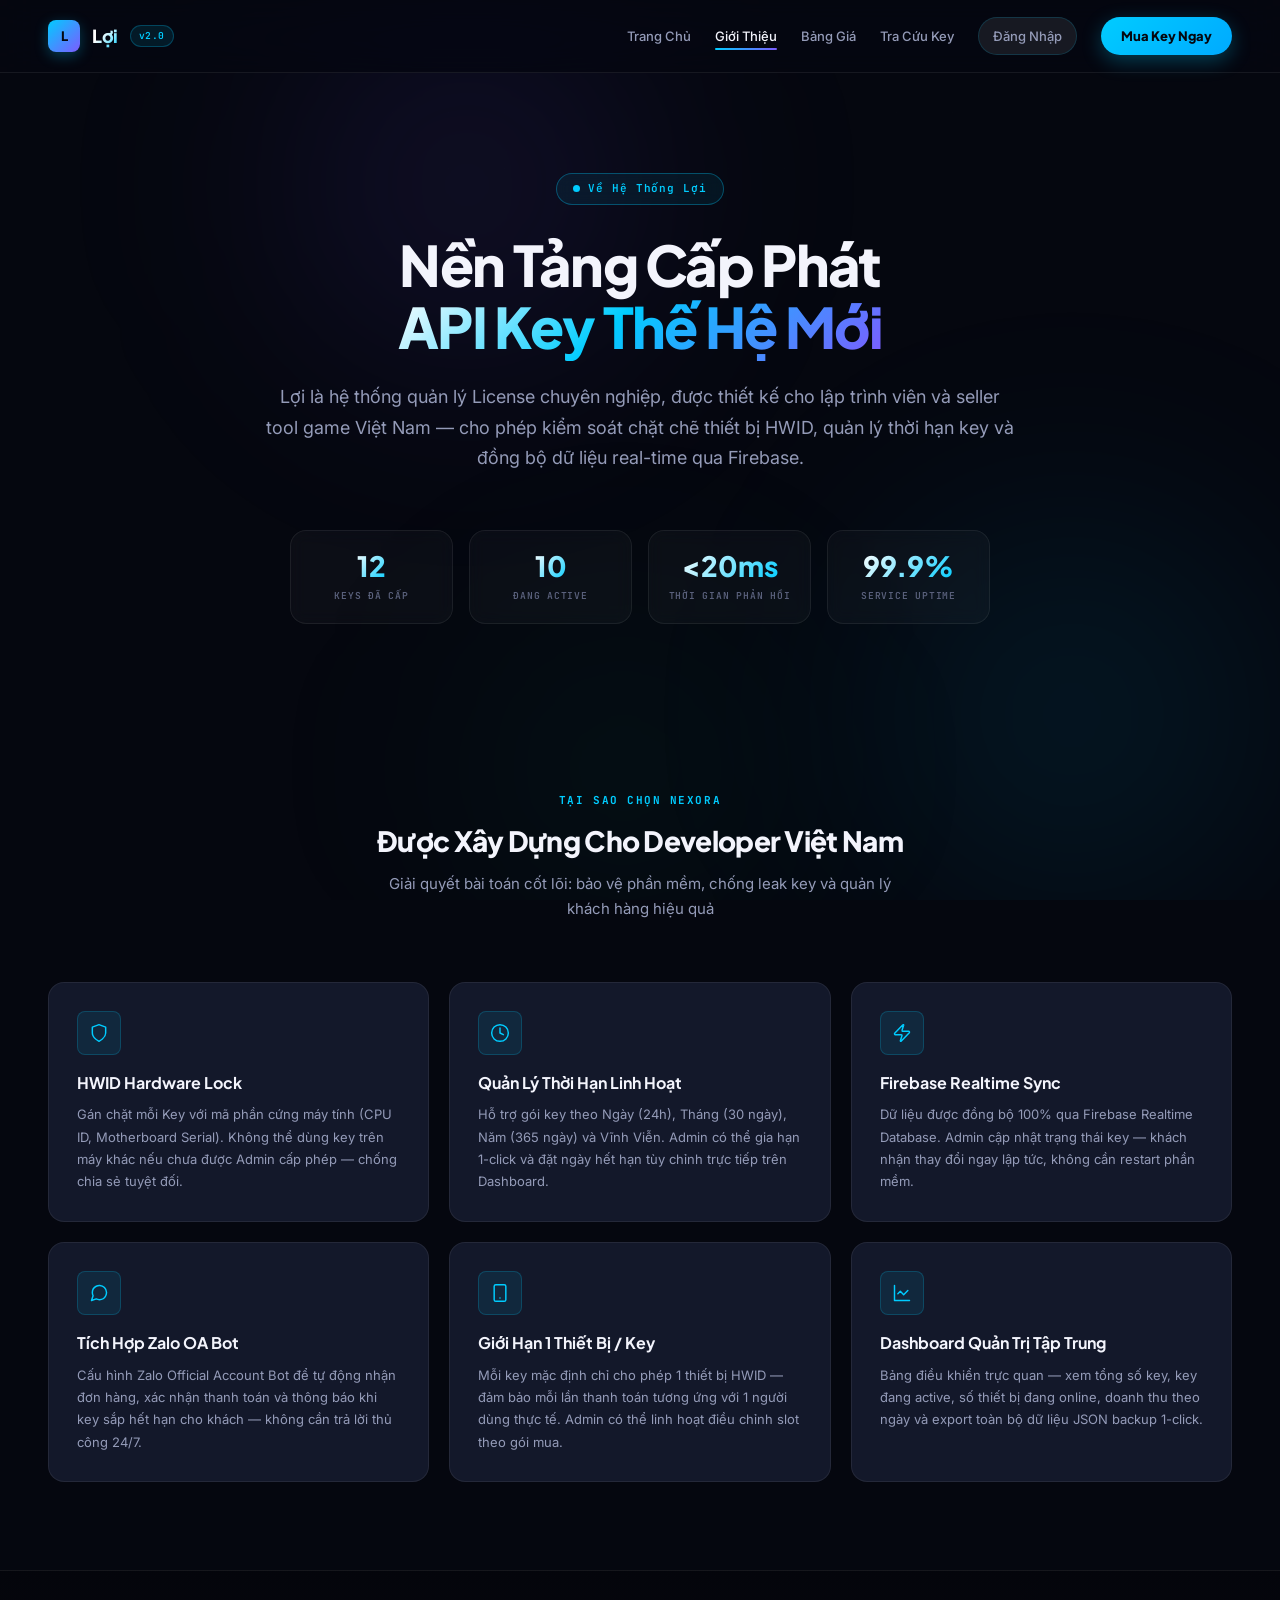
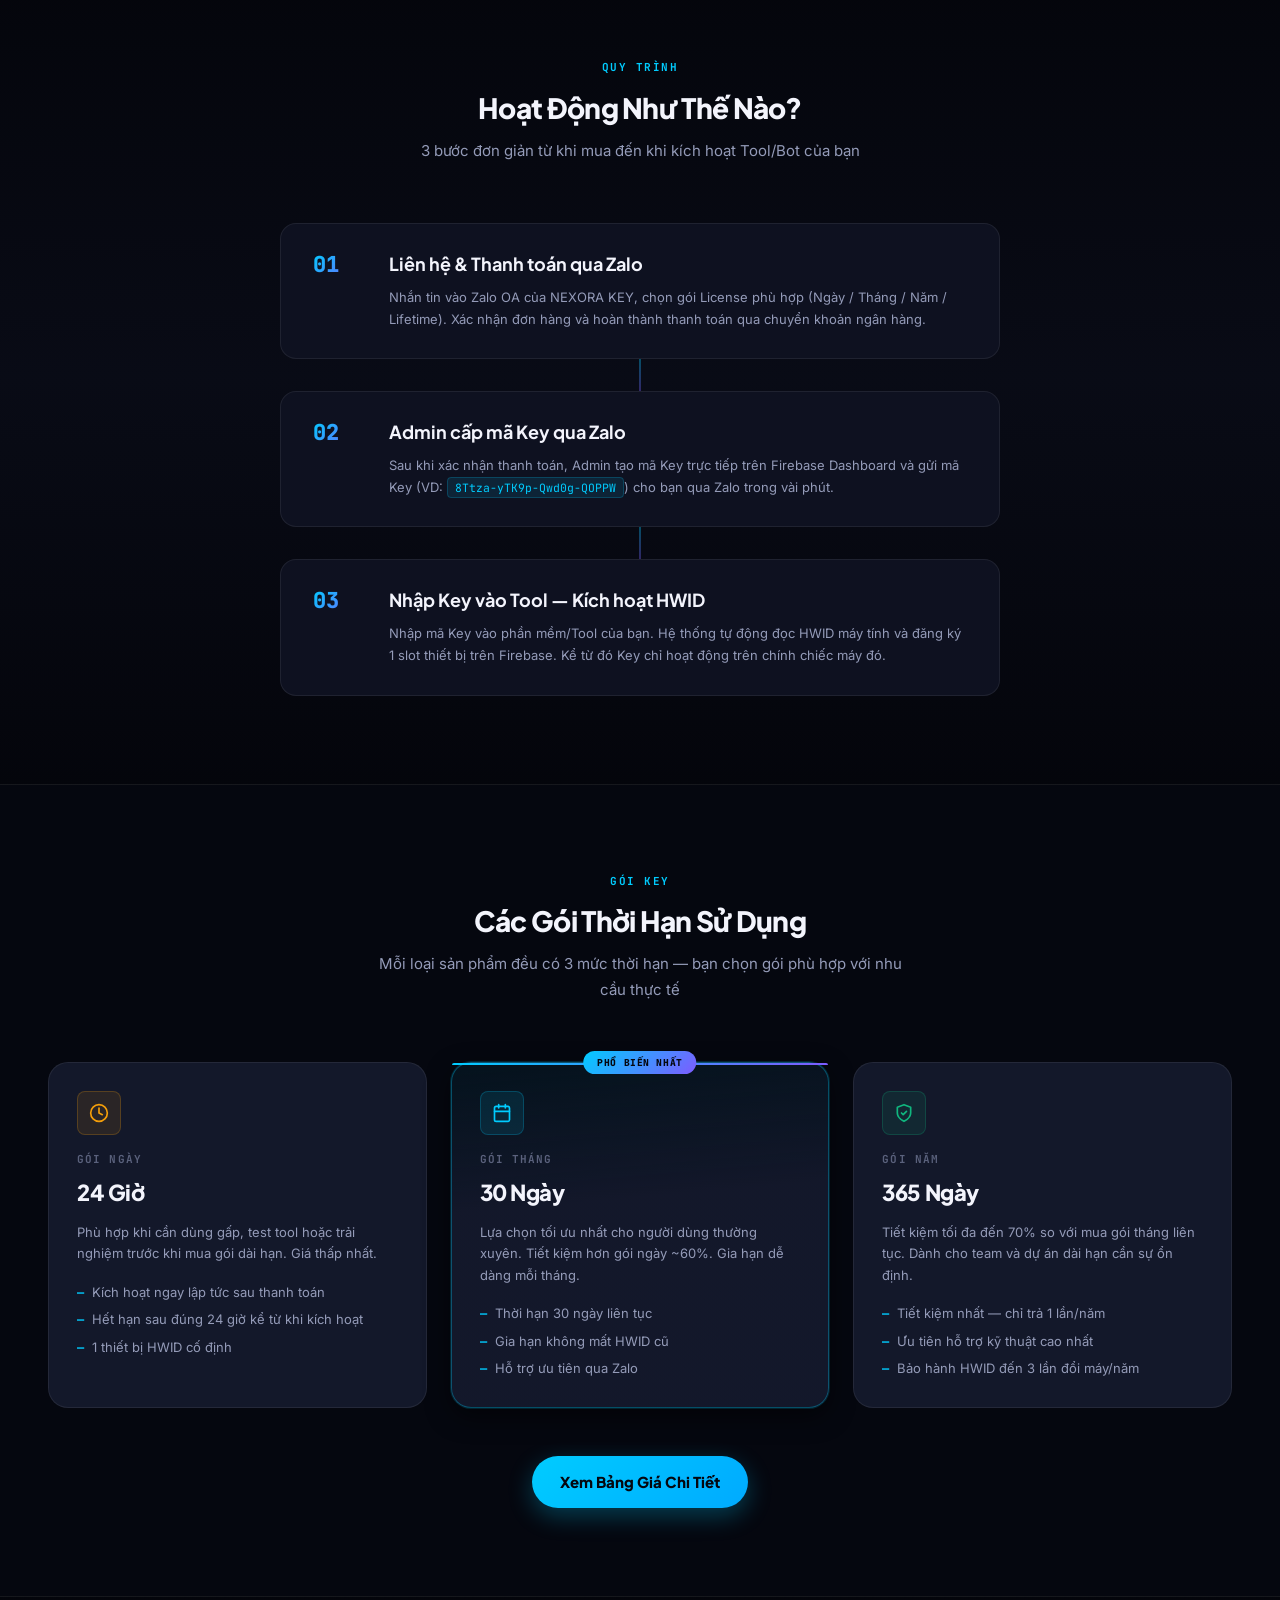
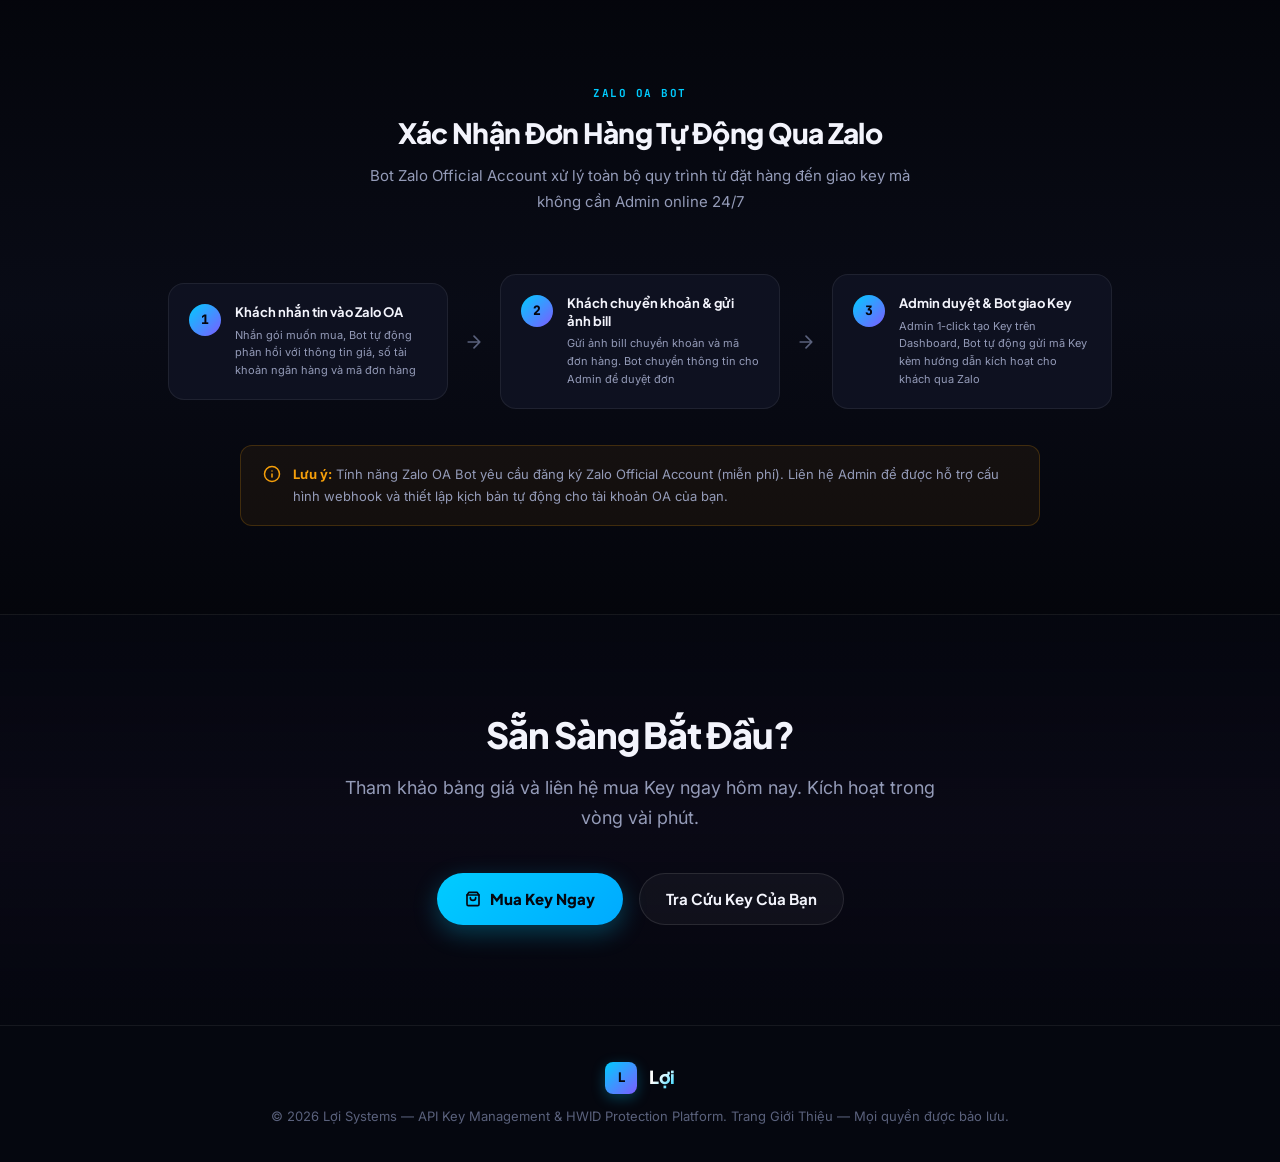
<file: about.html>
<!DOCTYPE html>
<html lang="vi">

<head>
  <meta charset="UTF-8">
  <meta name="viewport" content="width=device-width, initial-scale=1.0">
  <title>Lợi — Giới Thiệu Hệ Thống Cấp Phát API Key</title>
  <meta name="description" content="Tìm hiểu về Lợi — nền tảng quản lý API Key & HWID Protection chuyên nghiệp cho Tool, Bot và Software phát triển.">
  <link rel="preconnect" href="https://fonts.googleapis.com">
  <link rel="preconnect" href="https://fonts.gstatic.com" crossorigin>
  <link href="https://fonts.googleapis.com/css2?family=Inter:ital,opsz,wght@0,14..32,300;0,14..32,400;0,14..32,500;0,14..32,600;0,14..32,700;0,14..32,800&family=JetBrains+Mono:wght@400;500;600;700&family=Plus+Jakarta+Sans:ital,wght@0,500;0,600;0,700;0,800&display=swap" rel="stylesheet">
  <link rel="stylesheet" href="css/about.css?v=9">
</head>

<body>

  <!-- Ambient Background -->
  <div class="about-bg">
    <div class="about-bg__orb about-bg__orb--violet"></div>
    <div class="about-bg__orb about-bg__orb--cyan"></div>
    <div class="about-bg__orb about-bg__orb--emerald"></div>
  </div>
  <div class="about-grid"></div>

  <!-- Site Header -->
  <header class="about-header">
    <div class="about-header__inner">
      <a href="index.html" class="about-logo">
        <span class="about-logo__mark">L</span>
        <span class="about-logo__name">Lợi</span>
        <span class="about-logo__badge">v2.0</span>
      </a>
      <nav class="about-nav">
        <a href="index.html" class="about-nav__link">Trang Chủ</a>
        <a href="about.html" class="about-nav__link about-nav__link--active">Giới Thiệu</a>
        <a href="index.html#pricing" class="about-nav__link">Bảng Giá</a>
        <a href="index.html#checker" class="about-nav__link">Tra Cứu Key</a>
        <div id="aboutHeaderUser" class="about-header-user"></div>
        <a href="index.html" class="about-btn-cta">Mua Key Ngay</a>
      </nav>
    </div>
  </header>

  <!-- ====== HERO ABOUT ====== -->
  <section class="about-hero">
    <div class="about-hero__inner">
      <div class="about-hero__tag">
        <span class="about-pulse-dot"></span>
        Về Hệ Thống Lợi
      </div>
      <h1 class="about-hero__heading">
        Nền Tảng Cấp Phát<br>
        <span class="about-grad-text">API Key Thế Hệ Mới</span>
      </h1>
      <p class="about-hero__desc">
        Lợi là hệ thống quản lý License chuyên nghiệp, được thiết kế cho lập trình viên và seller tool game Việt Nam — cho phép kiểm soát chặt chẽ thiết bị HWID, quản lý thời hạn key và đồng bộ dữ liệu real-time qua Firebase.
      </p>
      <div class="about-hero__stats">
        <div class="about-hero__stat">
          <span class="about-hero__stat-num" id="aboutStatKeys">0</span>
          <span class="about-hero__stat-label">Keys Đã Cấp</span>
        </div>
        <div class="about-hero__stat">
          <span class="about-hero__stat-num" id="aboutStatActive">0</span>
          <span class="about-hero__stat-label">Đang Active</span>
        </div>
        <div class="about-hero__stat">
          <span class="about-hero__stat-num">&lt;20ms</span>
          <span class="about-hero__stat-label">Thời Gian Phản Hồi</span>
        </div>
        <div class="about-hero__stat">
          <span class="about-hero__stat-num">99.9%</span>
          <span class="about-hero__stat-label">Service Uptime</span>
        </div>
      </div>
    </div>
  </section>

  <!-- ====== ABOUT — WHY NEXORA ====== -->
  <section class="about-section">
    <div class="about-section__inner">
      <div class="about-section__header">
        <span class="about-section__tag">TẠI SAO CHỌN NEXORA</span>
        <h2 class="about-section__title">Được Xây Dựng Cho Developer Việt Nam</h2>
        <p class="about-section__subtitle">Giải quyết bài toán cốt lõi: bảo vệ phần mềm, chống leak key và quản lý khách hàng hiệu quả</p>
      </div>

      <div class="about-why-grid">
        <div class="about-why-card">
          <div class="about-why-card__icon">
            <svg viewBox="0 0 24 24" fill="none" stroke="currentColor" stroke-width="1.75" stroke-linecap="round" stroke-linejoin="round">
              <path d="M12 22s8-4 8-10V5l-8-3-8 3v7c0 6 8 10 8 10z"/>
            </svg>
          </div>
          <h3>HWID Hardware Lock</h3>
          <p>Gán chặt mỗi Key với mã phần cứng máy tính (CPU ID, Motherboard Serial). Không thể dùng key trên máy khác nếu chưa được Admin cấp phép — chống chia sẻ tuyệt đối.</p>
        </div>

        <div class="about-why-card">
          <div class="about-why-card__icon">
            <svg viewBox="0 0 24 24" fill="none" stroke="currentColor" stroke-width="1.75" stroke-linecap="round" stroke-linejoin="round">
              <circle cx="12" cy="12" r="10"/>
              <polyline points="12 6 12 12 16 14"/>
            </svg>
          </div>
          <h3>Quản Lý Thời Hạn Linh Hoạt</h3>
          <p>Hỗ trợ gói key theo Ngày (24h), Tháng (30 ngày), Năm (365 ngày) và Vĩnh Viễn. Admin có thể gia hạn 1-click và đặt ngày hết hạn tùy chỉnh trực tiếp trên Dashboard.</p>
        </div>

        <div class="about-why-card">
          <div class="about-why-card__icon">
            <svg viewBox="0 0 24 24" fill="none" stroke="currentColor" stroke-width="1.75" stroke-linecap="round" stroke-linejoin="round">
              <path d="M4 14a1 1 0 0 1-.78-1.63l9.9-10.2a.5.5 0 0 1 .86.46l-1.92 6.02A1 1 0 0 0 13 10h7a1 1 0 0 1 .78 1.63l-9.9 10.2a.5.5 0 0 1-.86-.46l1.92-6.02A1 1 0 0 0 11 14z"/>
            </svg>
          </div>
          <h3>Firebase Realtime Sync</h3>
          <p>Dữ liệu được đồng bộ 100% qua Firebase Realtime Database. Admin cập nhật trạng thái key — khách nhận thay đổi ngay lập tức, không cần restart phần mềm.</p>
        </div>

        <div class="about-why-card">
          <div class="about-why-card__icon">
            <svg viewBox="0 0 24 24" fill="none" stroke="currentColor" stroke-width="1.75" stroke-linecap="round" stroke-linejoin="round">
              <path d="M21 11.5a8.38 8.38 0 0 1-.9 3.8 8.5 8.5 0 0 1-7.6 4.7 8.38 8.38 0 0 1-3.8-.9L3 21l1.9-5.7a8.38 8.38 0 0 1-.9-3.8 8.5 8.5 0 0 1 4.7-7.6 8.38 8.38 0 0 1 3.8-.9h.5a8.48 8.48 0 0 1 8 8v.5z"/>
            </svg>
          </div>
          <h3>Tích Hợp Zalo OA Bot</h3>
          <p>Cấu hình Zalo Official Account Bot để tự động nhận đơn hàng, xác nhận thanh toán và thông báo khi key sắp hết hạn cho khách — không cần trả lời thủ công 24/7.</p>
        </div>

        <div class="about-why-card">
          <div class="about-why-card__icon">
            <svg viewBox="0 0 24 24" fill="none" stroke="currentColor" stroke-width="1.75" stroke-linecap="round" stroke-linejoin="round">
              <rect x="5" y="2" width="14" height="20" rx="2" ry="2"/>
              <path d="M12 18h.01"/>
            </svg>
          </div>
          <h3>Giới Hạn 1 Thiết Bị / Key</h3>
          <p>Mỗi key mặc định chỉ cho phép 1 thiết bị HWID — đảm bảo mỗi lần thanh toán tương ứng với 1 người dùng thực tế. Admin có thể linh hoạt điều chỉnh slot theo gói mua.</p>
        </div>

        <div class="about-why-card">
          <div class="about-why-card__icon">
            <svg viewBox="0 0 24 24" fill="none" stroke="currentColor" stroke-width="1.75" stroke-linecap="round" stroke-linejoin="round">
              <path d="M3 3v18h18"/>
              <path d="m19 9-5 5-4-4-3 3"/>
            </svg>
          </div>
          <h3>Dashboard Quản Trị Tập Trung</h3>
          <p>Bảng điều khiển trực quan — xem tổng số key, key đang active, số thiết bị đang online, doanh thu theo ngày và export toàn bộ dữ liệu JSON backup 1-click.</p>
        </div>
      </div>
    </div>
  </section>

  <!-- ====== HOW IT WORKS ====== -->
  <section class="about-section about-section--dark">
    <div class="about-section__inner">
      <div class="about-section__header">
        <span class="about-section__tag">QUY TRÌNH</span>
        <h2 class="about-section__title">Hoạt Động Như Thế Nào?</h2>
        <p class="about-section__subtitle">3 bước đơn giản từ khi mua đến khi kích hoạt Tool/Bot của bạn</p>
      </div>

      <div class="about-steps">
        <div class="about-step">
          <div class="about-step__number">01</div>
          <div class="about-step__body">
            <h3 class="about-step__title">Liên hệ & Thanh toán qua Zalo</h3>
            <p class="about-step__desc">Nhắn tin vào Zalo OA của NEXORA KEY, chọn gói License phù hợp (Ngày / Tháng / Năm / Lifetime). Xác nhận đơn hàng và hoàn thành thanh toán qua chuyển khoản ngân hàng.</p>
          </div>
        </div>

        <div class="about-step__connector"></div>

        <div class="about-step">
          <div class="about-step__number">02</div>
          <div class="about-step__body">
            <h3 class="about-step__title">Admin cấp mã Key qua Zalo</h3>
            <p class="about-step__desc">Sau khi xác nhận thanh toán, Admin tạo mã Key trực tiếp trên Firebase Dashboard và gửi mã Key (VD: <code>8Ttza-yTK9p-Qwd0g-QOPPW</code>) cho bạn qua Zalo trong vài phút.</p>
          </div>
        </div>

        <div class="about-step__connector"></div>

        <div class="about-step">
          <div class="about-step__number">03</div>
          <div class="about-step__body">
            <h3 class="about-step__title">Nhập Key vào Tool — Kích hoạt HWID</h3>
            <p class="about-step__desc">Nhập mã Key vào phần mềm/Tool của bạn. Hệ thống tự động đọc HWID máy tính và đăng ký 1 slot thiết bị trên Firebase. Kể từ đó Key chỉ hoạt động trên chính chiếc máy đó.</p>
          </div>
        </div>
      </div>
    </div>
  </section>

  <!-- ====== PRICING TIERS OVERVIEW ====== -->
  <section class="about-section">
    <div class="about-section__inner">
      <div class="about-section__header">
        <span class="about-section__tag">GÓI KEY</span>
        <h2 class="about-section__title">Các Gói Thời Hạn Sử Dụng</h2>
        <p class="about-section__subtitle">Mỗi loại sản phẩm đều có 3 mức thời hạn — bạn chọn gói phù hợp với nhu cầu thực tế</p>
      </div>

      <div class="about-duration-grid">
        <div class="about-duration-card about-duration-card--day">
          <div class="about-duration-card__icon">
            <svg viewBox="0 0 24 24" fill="none" stroke="currentColor" stroke-width="2" stroke-linecap="round" stroke-linejoin="round">
              <circle cx="12" cy="12" r="10"/>
              <polyline points="12 6 12 12 16 14"/>
            </svg>
          </div>
          <div class="about-duration-card__label">Gói Ngày</div>
          <div class="about-duration-card__duration">24 Giờ</div>
          <p class="about-duration-card__desc">Phù hợp khi cần dùng gấp, test tool hoặc trải nghiệm trước khi mua gói dài hạn. Giá thấp nhất.</p>
          <ul class="about-duration-card__features">
            <li>Kích hoạt ngay lập tức sau thanh toán</li>
            <li>Hết hạn sau đúng 24 giờ kể từ khi kích hoạt</li>
            <li>1 thiết bị HWID cố định</li>
          </ul>
        </div>

        <div class="about-duration-card about-duration-card--month about-duration-card--featured">
          <div class="about-duration-card__hot">Phổ Biến Nhất</div>
          <div class="about-duration-card__icon">
            <svg viewBox="0 0 24 24" fill="none" stroke="currentColor" stroke-width="2" stroke-linecap="round" stroke-linejoin="round">
              <rect width="18" height="18" x="3" y="4" rx="2" ry="2"/>
              <line x1="16" x2="16" y1="2" y2="6"/>
              <line x1="8" x2="8" y1="2" y2="6"/>
              <line x1="3" x2="21" y1="10" y2="10"/>
            </svg>
          </div>
          <div class="about-duration-card__label">Gói Tháng</div>
          <div class="about-duration-card__duration">30 Ngày</div>
          <p class="about-duration-card__desc">Lựa chọn tối ưu nhất cho người dùng thường xuyên. Tiết kiệm hơn gói ngày ~60%. Gia hạn dễ dàng mỗi tháng.</p>
          <ul class="about-duration-card__features">
            <li>Thời hạn 30 ngày liên tục</li>
            <li>Gia hạn không mất HWID cũ</li>
            <li>Hỗ trợ ưu tiên qua Zalo</li>
          </ul>
        </div>

        <div class="about-duration-card about-duration-card--year">
          <div class="about-duration-card__icon">
            <svg viewBox="0 0 24 24" fill="none" stroke="currentColor" stroke-width="2" stroke-linecap="round" stroke-linejoin="round">
              <path d="M12 22s8-4 8-10V5l-8-3-8 3v7c0 6 8 10 8 10z"/>
              <path d="m9 12 2 2 4-4"/>
            </svg>
          </div>
          <div class="about-duration-card__label">Gói Năm</div>
          <div class="about-duration-card__duration">365 Ngày</div>
          <p class="about-duration-card__desc">Tiết kiệm tối đa đến 70% so với mua gói tháng liên tục. Dành cho team và dự án dài hạn cần sự ổn định.</p>
          <ul class="about-duration-card__features">
            <li>Tiết kiệm nhất — chỉ trả 1 lần/năm</li>
            <li>Ưu tiên hỗ trợ kỹ thuật cao nhất</li>
            <li>Bảo hành HWID đến 3 lần đổi máy/năm</li>
          </ul>
        </div>
      </div>

      <div style="text-align:center;margin-top:48px;">
        <a href="index.html#pricing" class="about-btn-primary">Xem Bảng Giá Chi Tiết</a>
      </div>
    </div>
  </section>

  <!-- ====== ZALO BOT SECTION ====== -->
  <section class="about-section about-section--dark">
    <div class="about-section__inner">
      <div class="about-section__header">
        <span class="about-section__tag">ZALO OA BOT</span>
        <h2 class="about-section__title">Xác Nhận Đơn Hàng Tự Động Qua Zalo</h2>
        <p class="about-section__subtitle">Bot Zalo Official Account xử lý toàn bộ quy trình từ đặt hàng đến giao key mà không cần Admin online 24/7</p>
      </div>

      <div class="about-zalo-flow">
        <div class="about-zalo-step">
          <div class="about-zalo-step__num">1</div>
          <div class="about-zalo-step__body">
            <div class="about-zalo-step__title">Khách nhắn tin vào Zalo OA</div>
            <div class="about-zalo-step__desc">Nhắn gói muốn mua, Bot tự động phản hồi với thông tin giá, số tài khoản ngân hàng và mã đơn hàng</div>
          </div>
        </div>
        <div class="about-zalo-arrow">
          <svg viewBox="0 0 24 24" fill="none" stroke="currentColor" stroke-width="2" stroke-linecap="round" stroke-linejoin="round">
            <path d="M5 12h14M12 5l7 7-7 7"/>
          </svg>
        </div>
        <div class="about-zalo-step">
          <div class="about-zalo-step__num">2</div>
          <div class="about-zalo-step__body">
            <div class="about-zalo-step__title">Khách chuyển khoản & gửi ảnh bill</div>
            <div class="about-zalo-step__desc">Gửi ảnh bill chuyển khoản và mã đơn hàng. Bot chuyển thông tin cho Admin để duyệt đơn</div>
          </div>
        </div>
        <div class="about-zalo-arrow">
          <svg viewBox="0 0 24 24" fill="none" stroke="currentColor" stroke-width="2" stroke-linecap="round" stroke-linejoin="round">
            <path d="M5 12h14M12 5l7 7-7 7"/>
          </svg>
        </div>
        <div class="about-zalo-step">
          <div class="about-zalo-step__num">3</div>
          <div class="about-zalo-step__body">
            <div class="about-zalo-step__title">Admin duyệt & Bot giao Key</div>
            <div class="about-zalo-step__desc">Admin 1-click tạo Key trên Dashboard, Bot tự động gửi mã Key kèm hướng dẫn kích hoạt cho khách qua Zalo</div>
          </div>
        </div>
      </div>

      <div class="about-zalo-note">
        <svg viewBox="0 0 24 24" fill="none" stroke="currentColor" stroke-width="2" stroke-linecap="round" stroke-linejoin="round">
          <circle cx="12" cy="12" r="10"/>
          <path d="M12 16v-4M12 8h.01"/>
        </svg>
        <div>
          <strong>Lưu ý:</strong> Tính năng Zalo OA Bot yêu cầu đăng ký Zalo Official Account (miễn phí). Liên hệ Admin để được hỗ trợ cấu hình webhook và thiết lập kịch bản tự động cho tài khoản OA của bạn.
        </div>
      </div>
    </div>
  </section>

  <!-- ====== CTA SECTION ====== -->
  <section class="about-cta">
    <div class="about-cta__inner">
      <h2 class="about-cta__title">Sẵn Sàng Bắt Đầu?</h2>
      <p class="about-cta__desc">Tham khảo bảng giá và liên hệ mua Key ngay hôm nay. Kích hoạt trong vòng vài phút.</p>
      <div class="about-cta__actions">
        <a href="index.html" class="about-btn-primary">
          <svg viewBox="0 0 24 24" fill="none" stroke="currentColor" stroke-width="2.5" stroke-linecap="round" stroke-linejoin="round">
            <path d="M6 2 3 6v14a2 2 0 0 0 2 2h14a2 2 0 0 0 2-2V6l-3-4Z"/>
            <path d="M3 6h18"/>
            <path d="M16 10a4 4 0 0 1-8 0"/>
          </svg>
          Mua Key Ngay
        </a>
        <a href="index.html#checker" class="about-btn-ghost">Tra Cứu Key Của Bạn</a>
      </div>
    </div>
  </section>

  <!-- Site Footer -->
  <footer class="about-footer">
    <div class="about-footer__inner">
      <a href="index.html" class="about-logo" style="justify-content:center;">
        <span class="about-logo__mark">L</span>
        <span class="about-logo__name">Lợi</span>
      </a>
      <p class="about-footer__text">
        &copy; <span id="footerYear"></span> Lợi Systems — API Key Management & HWID Protection Platform.
        Trang Giới Thiệu — Mọi quyền được bảo lưu.
      </p>
    </div>
  </footer>

  <script>
    document.getElementById("footerYear").textContent = new Date().getFullYear();

    // Pull live stats from Firebase
    const FIREBASE_KEYS_URL = "https://keyb-2f31d-default-rtdb.asia-southeast1.firebasedatabase.app/keys.json";

    async function loadAboutStats() {
      try {
        const res = await fetch(FIREBASE_KEYS_URL, { cache: "no-store" });
        if (res.ok) {
          const data = await res.json();
          if (data && typeof data === "object") {
            const keys = Object.values(data);
            const now = Date.now();
            const activeCount = keys.filter(k => k.status !== "revoked" && (!k.expiresAt || Number(k.expiresAt) > now)).length;
            document.getElementById("aboutStatKeys").textContent = keys.length;
            document.getElementById("aboutStatActive").textContent = activeCount;
          }
        }
      } catch (e) {
        document.getElementById("aboutStatKeys").textContent = "12";
        document.getElementById("aboutStatActive").textContent = "10";
      }
    }

    loadAboutStats();

    function getLoggedInCustomer() {
      return localStorage.getItem("nexora_customer_user") || sessionStorage.getItem("nexora_customer_user") || "";
    }

    function renderAboutHeaderUser() {
      const container = document.getElementById("aboutHeaderUser");
      if (!container) return;
      const user = getLoggedInCustomer();
      if (user) {
        container.innerHTML = `
          <div class="about-header-user">
            <span class="about-header-user__name">Xin chào, <strong>${user}</strong></span>
            <button id="aboutLogoutBtn" class="about-header-user__logout" type="button" title="Đăng xuất">
              <svg viewBox="0 0 24 24" fill="none" stroke="currentColor" stroke-width="2" stroke-linecap="round" stroke-linejoin="round"><path d="M9 21H5a2 2 0 0 1-2-2V5a2 2 0 0 1 2-2h4"/><polyline points="16 17 21 12 16 7"/><line x1="21" y1="12" x2="9" y2="12"/></svg>
            </button>
          </div>
        `;
        const logoutBtn = document.getElementById("aboutLogoutBtn");
        if (logoutBtn) {
          logoutBtn.addEventListener("click", () => {
            sessionStorage.removeItem("nexora_customer_session");
            localStorage.removeItem("nexora_customer_remember");
            sessionStorage.removeItem("nexora_customer_user");
            localStorage.removeItem("nexora_customer_user");
            window.location.reload();
          });
        }
      } else {
        container.innerHTML = `<a href="login.html" class="about-nav__link">Đăng Nhập</a>`;
      }
    }

    renderAboutHeaderUser();
  </script>
</body>
</html>
</file>
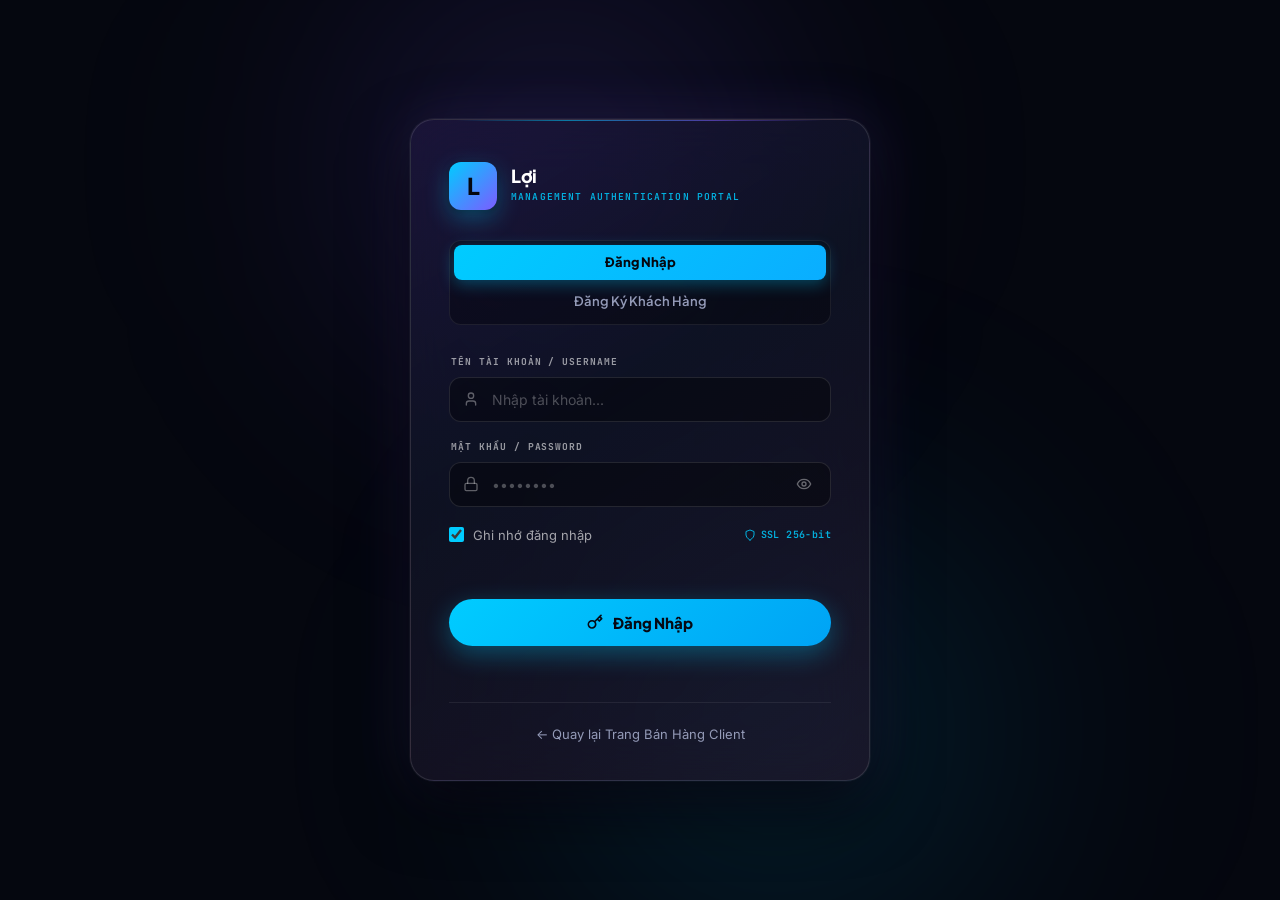
<file: login.html>
<!DOCTYPE html>
<html lang="vi">
<head>
  <meta charset="UTF-8">
  <meta name="viewport" content="width=device-width, initial-scale=1.0">
  <title>Lợi — Portal Authentication</title>
  <link rel="preconnect" href="https://fonts.googleapis.com">
  <link rel="preconnect" href="https://fonts.gstatic.com" crossorigin>
  <link href="https://fonts.googleapis.com/css2?family=Inter:ital,opsz,wght@0,14..32,300;0,14..32,400;0,14..32,500;0,14..32,600;0,14..32,700;0,14..32,800&family=JetBrains+Mono:wght@400;500;600;700&family=Plus+Jakarta+Sans:ital,wght@0,500;0,600;0,700;0,800&display=swap" rel="stylesheet">
  <link rel="stylesheet" href="css/login.css?v=11">
  <style>
    .auth-tabs { display: flex !important; flex-direction: column !important; }
    .auth-tab { width: 100% !important; }
  </style>
</head>
<body>

  <!-- Ambient Light Background -->
  <div class="auth-bg">
    <div class="auth-bg__orb auth-bg__orb--violet"></div>
    <div class="auth-bg__orb auth-bg__orb--cyan"></div>
  </div>
  <div class="auth-grid"></div>

  <!-- Auth Container -->
  <div class="auth-container">
    <div class="auth-card">
      <div class="auth-card__header">
        <div class="auth-card__logo">L</div>
        <div>
          <div class="auth-card__brand">Lợi</div>
          <div class="auth-card__sub">Management Authentication Portal</div>
        </div>
      </div>

      <!-- Auth Tabs: Login vs Register -->
      <div class="auth-tabs" style="display:flex; flex-direction:column; gap:4px;">
        <button class="auth-tab auth-tab--active" id="tabLoginBtn" type="button" style="width:100%;">Đăng Nhập</button>
        <button class="auth-tab" id="tabRegisterBtn" type="button" style="width:100%;">Đăng Ký Khách Hàng</button>
      </div>

      <!-- Login Form -->
      <form class="auth-form" id="loginForm">
        <div class="auth-field">
          <label class="auth-field__label" for="loginUser">Tên tài khoản / Username</label>
          <div class="auth-input-wrap">
            <svg class="auth-input-icon" viewBox="0 0 24 24" fill="none" stroke="currentColor" stroke-width="2" stroke-linecap="round" stroke-linejoin="round"><path d="M19 21v-2a4 4 0 0 0-4-4H9a4 4 0 0 0-4 4v2"/><circle cx="12" cy="7" r="4"/></svg>
            <input class="auth-input" type="text" id="loginUser" placeholder="Nhập tài khoản..." required autocomplete="username">
          </div>
        </div>

        <div class="auth-field">
          <label class="auth-field__label" for="loginPw">Mật khẩu / Password</label>
          <div class="auth-input-wrap">
            <svg class="auth-input-icon" viewBox="0 0 24 24" fill="none" stroke="currentColor" stroke-width="2" stroke-linecap="round" stroke-linejoin="round"><rect width="18" height="11" x="3" y="11" rx="2" ry="2"/><path d="M7 11V7a5 5 0 0 1 10 0v4"/></svg>
            <input class="auth-input" type="password" id="loginPw" placeholder="••••••••" required autocomplete="current-password">
            <button class="auth-toggle-pw" id="toggleLoginPw" type="button" title="Ẩn/Hiện mật khẩu">
              <svg viewBox="0 0 24 24" fill="none" stroke="currentColor" stroke-width="2" stroke-linecap="round" stroke-linejoin="round"><path d="M2 12s3-7 10-7 10 7 10 7-3 7-10 7-10-7-10-7Z"/><circle cx="12" cy="12" r="3"/></svg>
            </button>
          </div>
        </div>

        <div class="auth-options">
          <label class="auth-checkbox">
            <input type="checkbox" id="rememberMe" checked>
            <span>Ghi nhớ đăng nhập</span>
          </label>
          <span class="auth-ssl-badge">
            <svg viewBox="0 0 24 24" fill="none" stroke="currentColor" stroke-width="2" stroke-linecap="round" stroke-linejoin="round"><path d="M12 22s8-4 8-10V5l-8-3-8 3v7c0 6 8 10 8 10z"/></svg>
            SSL 256-bit
          </span>
        </div>

        <div class="auth-error" id="loginError"></div>

        <button class="btn-auth btn-auth--primary" type="submit">
          <svg viewBox="0 0 24 24" fill="none" stroke="currentColor" stroke-width="2.5" stroke-linecap="round" stroke-linejoin="round"><path d="m21 2-2 2m-7.61 7.61a5.5 5.5 0 1 1-7.778 7.778 5.5 5.5 0 0 1 7.777-7.777zm0 0L15.5 7.5m0 0 3 3L22 7l-3-3m-3.5 3.5L19 4"/></svg>
            Đăng Nhập
          </button>
          <div class="auth-note" style="margin-top:12px;color:#9ca3af;font-size:0.9rem;line-height:1.4;">
          </div>
        </form>
      <!-- Register Form -->
      <form class="auth-form" id="registerForm" style="display:none;">
        <div class="auth-field">
          <label class="auth-field__label" for="regUser">Tên tài khoản mới</label>
          <div class="auth-input-wrap">
            <svg class="auth-input-icon" viewBox="0 0 24 24" fill="none" stroke="currentColor" stroke-width="2" stroke-linecap="round" stroke-linejoin="round"><path d="M19 21v-2a4 4 0 0 0-4-4H9a4 4 0 0 0-4 4v2"/><circle cx="12" cy="7" r="4"/></svg>
            <input class="auth-input" type="text" id="regUser" placeholder="Tạo tên đăng nhập..." required autocomplete="username">
          </div>
        </div>

        <div class="auth-field">
          <label class="auth-field__label" for="regEmail">Email liên hệ</label>
          <div class="auth-input-wrap">
            <svg class="auth-input-icon" viewBox="0 0 24 24" fill="none" stroke="currentColor" stroke-width="2" stroke-linecap="round" stroke-linejoin="round"><rect width="20" height="16" x="2" y="4" rx="2"/><path d="m22 7-8.97 5.7a1.94 1.94 0 0 1-2.06 0L2 7"/></svg>
            <input class="auth-input" type="email" id="regEmail" placeholder="name@domain.com" required autocomplete="email">
          </div>
        </div>

        <div class="auth-field">
          <label class="auth-field__label" for="regPw">Mật khẩu</label>
          <div class="auth-input-wrap">
            <svg class="auth-input-icon" viewBox="0 0 24 24" fill="none" stroke="currentColor" stroke-width="2" stroke-linecap="round" stroke-linejoin="round"><rect width="18" height="11" x="3" y="11" rx="2" ry="2"/><path d="M7 11V7a5 5 0 0 1 10 0v4"/></svg>
            <input class="auth-input" type="password" id="regPw" placeholder="Tối thiểu 6 ký tự..." required autocomplete="new-password">
          </div>
        </div>

        <div class="auth-field">
          <label class="auth-field__label" for="regConfirmPw">Xác nhận mật khẩu</label>
          <div class="auth-input-wrap">
            <svg class="auth-input-icon" viewBox="0 0 24 24" fill="none" stroke="currentColor" stroke-width="2" stroke-linecap="round" stroke-linejoin="round"><polyline points="20 6 9 17 4 12"/></svg>
            <input class="auth-input" type="password" id="regConfirmPw" placeholder="Nhập lại mật khẩu..." required autocomplete="new-password">
          </div>
        </div>

        <div class="auth-error" id="regError"></div>
        <div class="auth-success" id="regSuccess"></div>

        <button class="btn-auth btn-auth--secondary" type="submit">
          <svg viewBox="0 0 24 24" fill="none" stroke="currentColor" stroke-width="2.5" stroke-linecap="round" stroke-linejoin="round"><path d="M16 21v-2a4 4 0 0 0-4-4H6a4 4 0 0 0-4 4v2"/><circle cx="9" cy="7" r="4"/><line x1="19" x2="19" y1="8" y2="14"/><line x1="22" x2="16" y1="11" y2="11"/></svg>
          Đăng Ký Khách Hàng
        </button>
      </form>

      <div class="auth-card__footer">
        <a href="index.html" class="auth-card__link">&larr; Quay lại Trang Bán Hàng Client</a>
      </div>
    </div>
  </div>

  <div id="authToast"></div>
  <script src="js/login.js?v=10"></script>
</body>
</html>
</file>
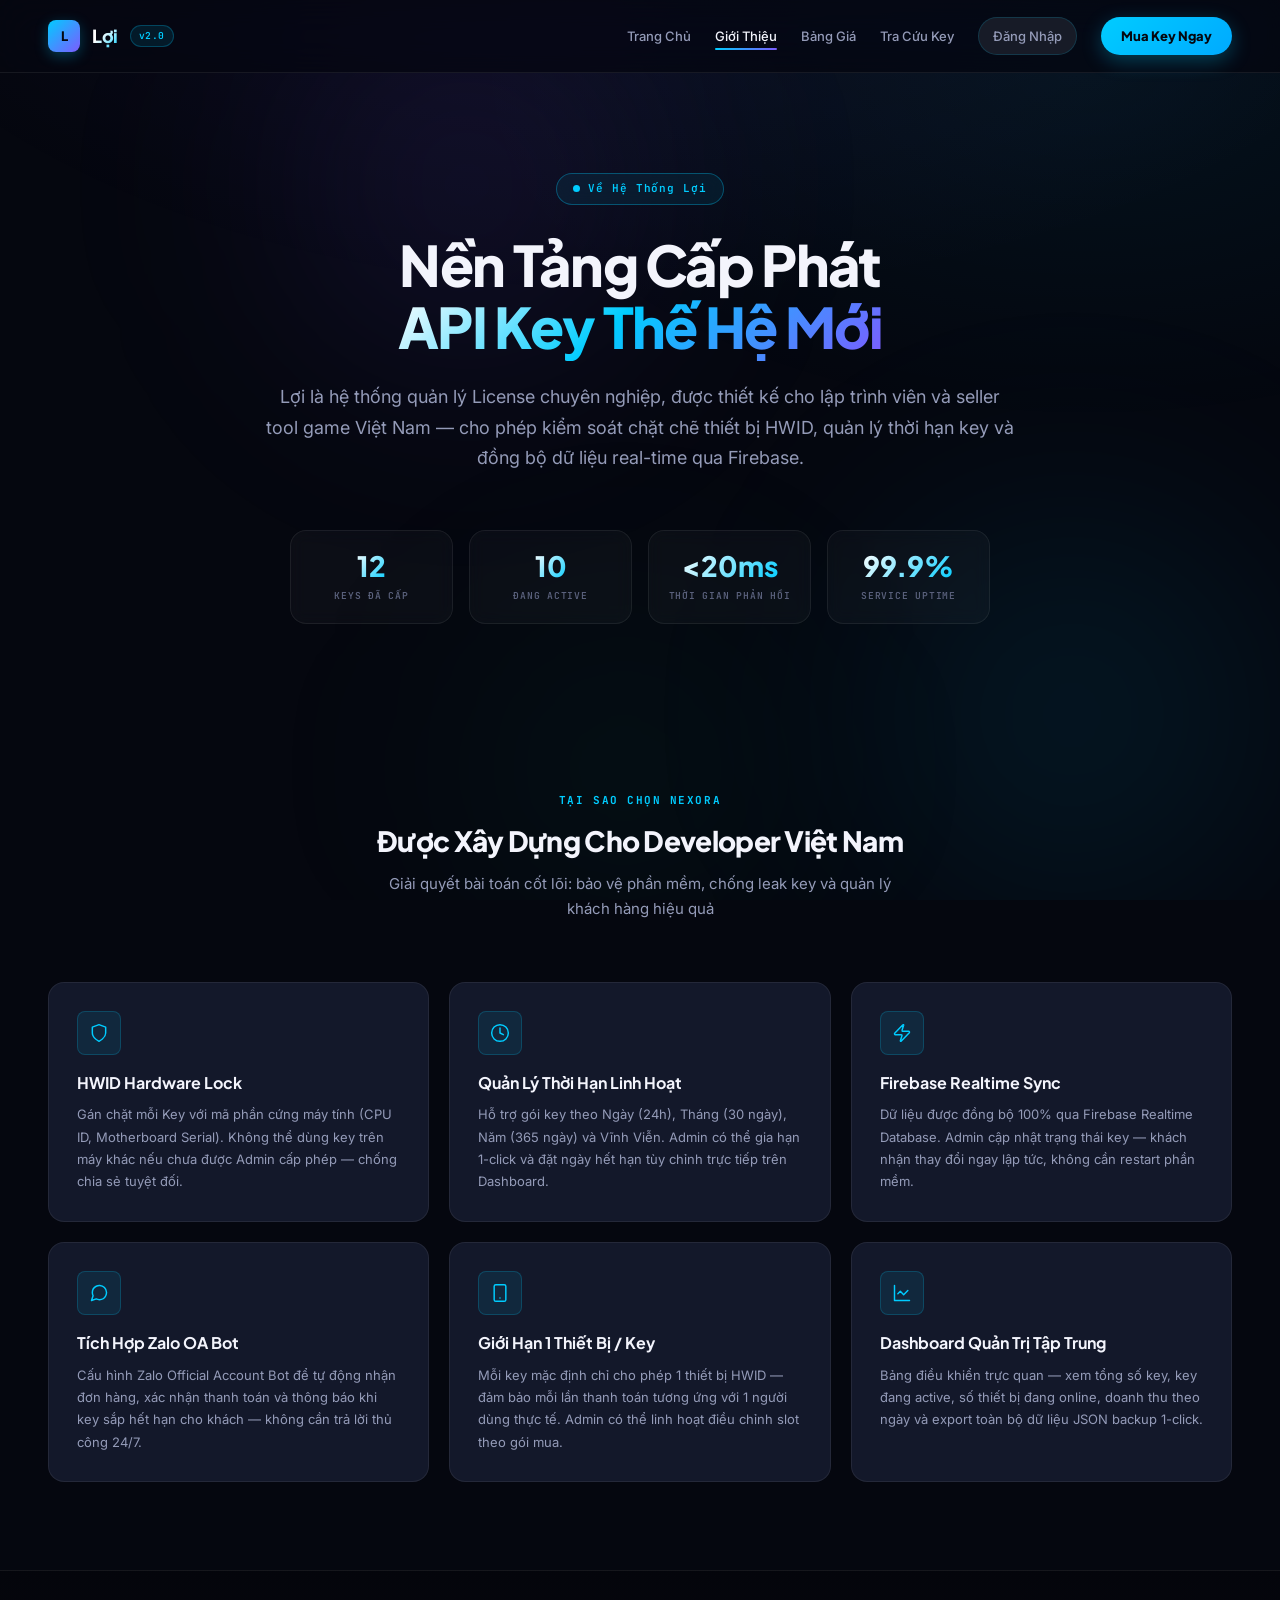
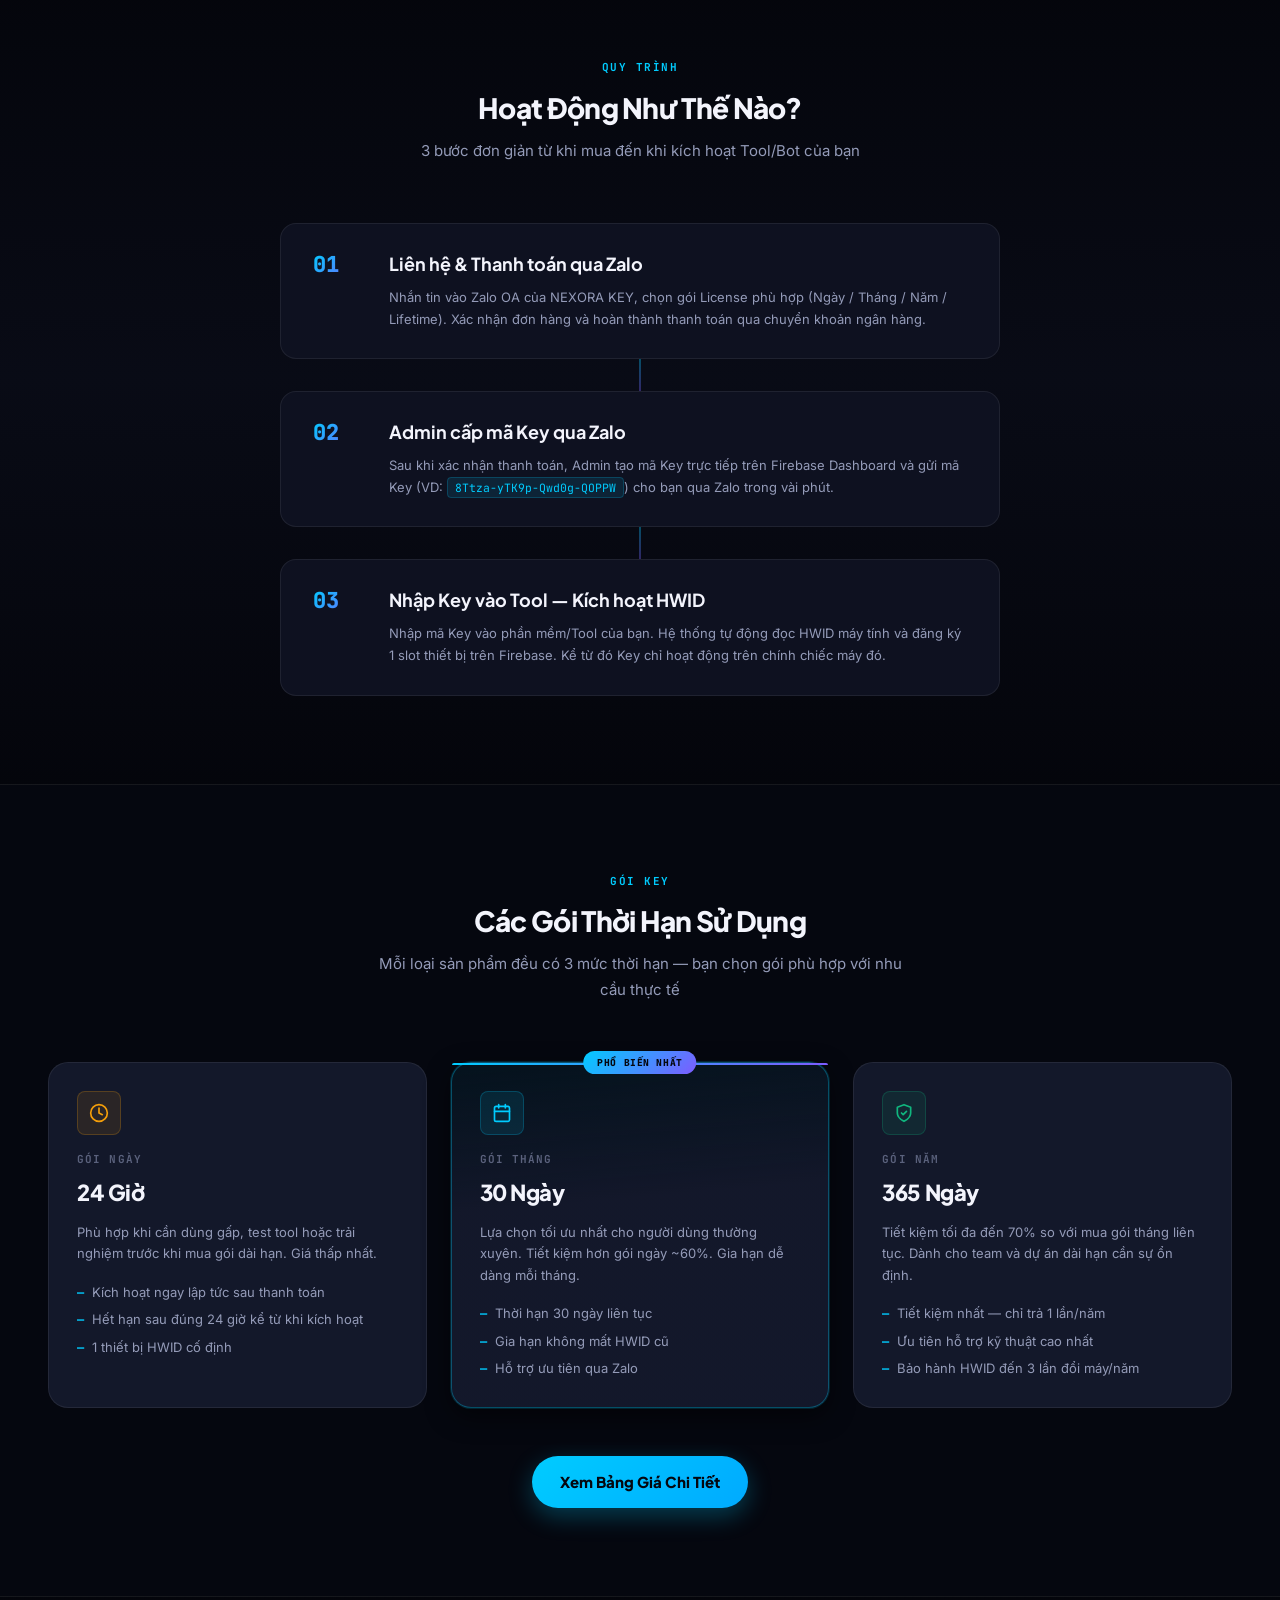
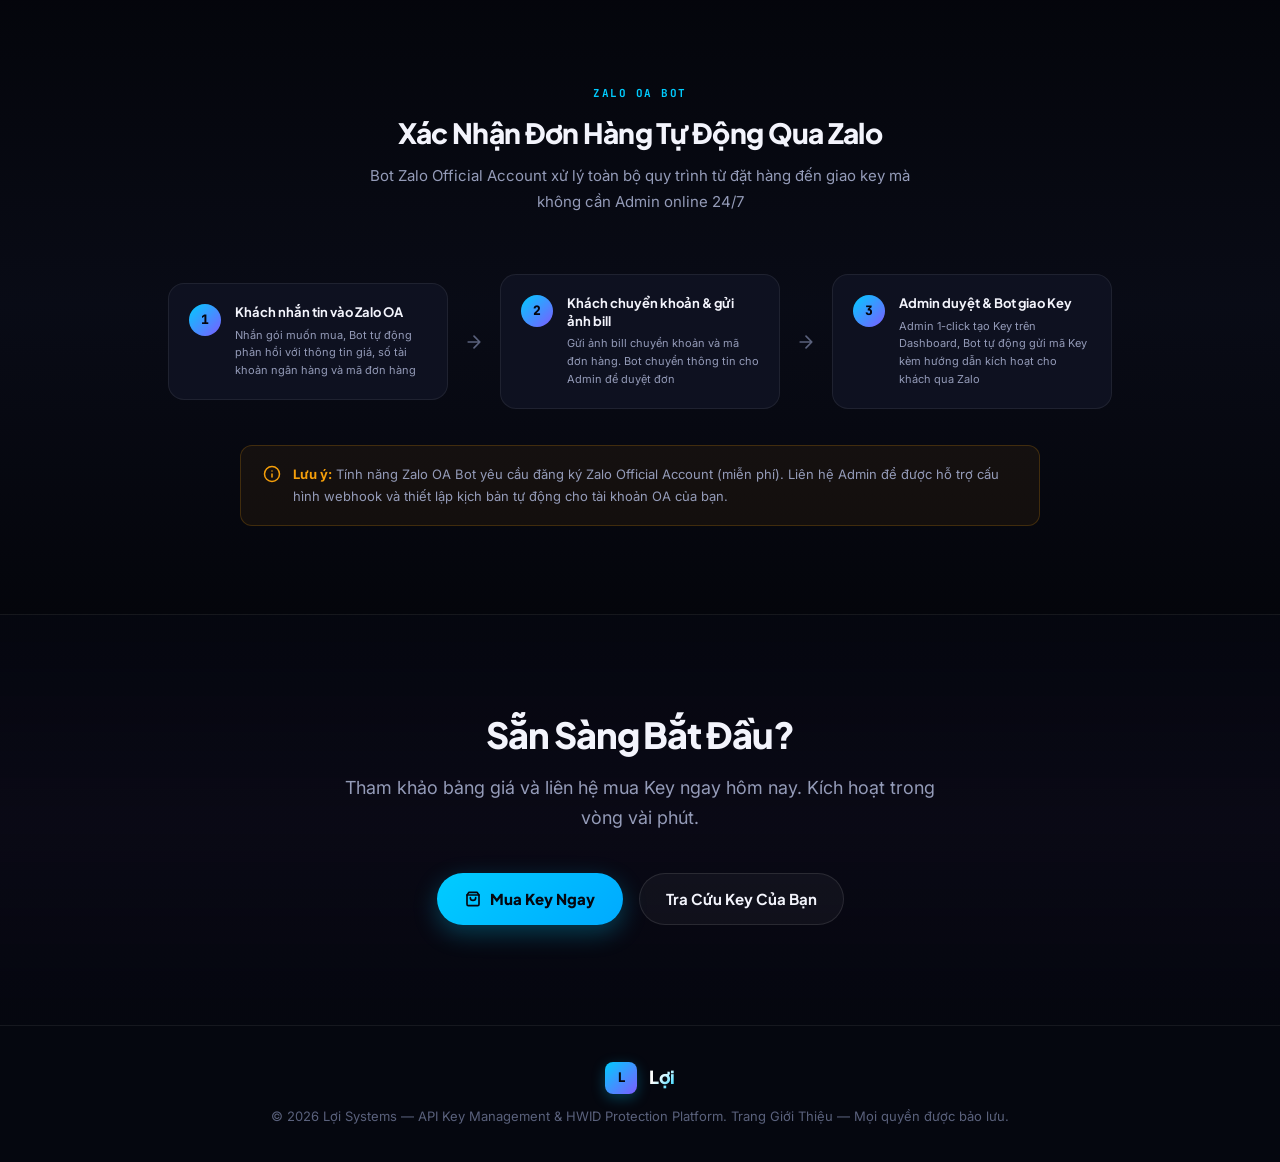
<file: shop/about.html>
<!DOCTYPE html>
<html lang="vi">

<head>
  <meta charset="UTF-8">
  <meta name="viewport" content="width=device-width, initial-scale=1.0">
  <title>Lợi — Giới Thiệu Hệ Thống Cấp Phát API Key</title>
  <meta name="description" content="Tìm hiểu về Lợi — nền tảng quản lý API Key & HWID Protection chuyên nghiệp cho Tool, Bot và Software phát triển.">
  <link rel="preconnect" href="https://fonts.googleapis.com">
  <link rel="preconnect" href="https://fonts.gstatic.com" crossorigin>
  <link href="https://fonts.googleapis.com/css2?family=Inter:ital,opsz,wght@0,14..32,300;0,14..32,400;0,14..32,500;0,14..32,600;0,14..32,700;0,14..32,800&family=JetBrains+Mono:wght@400;500;600;700&family=Plus+Jakarta+Sans:ital,wght@0,500;0,600;0,700;0,800&display=swap" rel="stylesheet">
  <link rel="stylesheet" href="css/about.css?v=9">
  <link rel="stylesheet" href="css/polish.css?v=1">
</head>

<body>

  <!-- Ambient Background -->
  <div class="about-bg">
    <div class="about-bg__orb about-bg__orb--violet"></div>
    <div class="about-bg__orb about-bg__orb--cyan"></div>
    <div class="about-bg__orb about-bg__orb--emerald"></div>
  </div>
  <div class="about-grid"></div>

  <!-- Site Header -->
  <header class="about-header">
    <div class="about-header__inner">
      <a href="index.html" class="about-logo">
        <span class="about-logo__mark">L</span>
        <span class="about-logo__name">Lợi</span>
        <span class="about-logo__badge">v2.0</span>
      </a>
      <nav class="about-nav">
        <a href="index.html" class="about-nav__link">Trang Chủ</a>
        <a href="about.html" class="about-nav__link about-nav__link--active">Giới Thiệu</a>
        <a href="index.html#pricing" class="about-nav__link">Bảng Giá</a>
        <a href="index.html#checker" class="about-nav__link">Tra Cứu Key</a>
        <div id="aboutHeaderUser" class="about-header-user"></div>
        <a href="index.html" class="about-btn-cta">Mua Key Ngay</a>
      </nav>
    </div>
  </header>

  <!-- ====== HERO ABOUT ====== -->
  <section class="about-hero">
    <div class="about-hero__inner">
      <div class="about-hero__tag">
        <span class="about-pulse-dot"></span>
        Về Hệ Thống Lợi
      </div>
      <h1 class="about-hero__heading">
        Nền Tảng Cấp Phát<br>
        <span class="about-grad-text">API Key Thế Hệ Mới</span>
      </h1>
      <p class="about-hero__desc">
        Lợi là hệ thống quản lý License chuyên nghiệp, được thiết kế cho lập trình viên và seller tool game Việt Nam — cho phép kiểm soát chặt chẽ thiết bị HWID, quản lý thời hạn key và đồng bộ dữ liệu real-time qua Firebase.
      </p>
      <div class="about-hero__stats">
        <div class="about-hero__stat">
          <span class="about-hero__stat-num" id="aboutStatKeys">0</span>
          <span class="about-hero__stat-label">Keys Đã Cấp</span>
        </div>
        <div class="about-hero__stat">
          <span class="about-hero__stat-num" id="aboutStatActive">0</span>
          <span class="about-hero__stat-label">Đang Active</span>
        </div>
        <div class="about-hero__stat">
          <span class="about-hero__stat-num">&lt;20ms</span>
          <span class="about-hero__stat-label">Thời Gian Phản Hồi</span>
        </div>
        <div class="about-hero__stat">
          <span class="about-hero__stat-num">99.9%</span>
          <span class="about-hero__stat-label">Service Uptime</span>
        </div>
      </div>
    </div>
  </section>

  <!-- ====== ABOUT — WHY NEXORA ====== -->
  <section class="about-section">
    <div class="about-section__inner">
      <div class="about-section__header">
        <span class="about-section__tag">TẠI SAO CHỌN NEXORA</span>
        <h2 class="about-section__title">Được Xây Dựng Cho Developer Việt Nam</h2>
        <p class="about-section__subtitle">Giải quyết bài toán cốt lõi: bảo vệ phần mềm, chống leak key và quản lý khách hàng hiệu quả</p>
      </div>

      <div class="about-why-grid">
        <div class="about-why-card">
          <div class="about-why-card__icon">
            <svg viewBox="0 0 24 24" fill="none" stroke="currentColor" stroke-width="1.75" stroke-linecap="round" stroke-linejoin="round">
              <path d="M12 22s8-4 8-10V5l-8-3-8 3v7c0 6 8 10 8 10z"/>
            </svg>
          </div>
          <h3>HWID Hardware Lock</h3>
          <p>Gán chặt mỗi Key với mã phần cứng máy tính (CPU ID, Motherboard Serial). Không thể dùng key trên máy khác nếu chưa được Admin cấp phép — chống chia sẻ tuyệt đối.</p>
        </div>

        <div class="about-why-card">
          <div class="about-why-card__icon">
            <svg viewBox="0 0 24 24" fill="none" stroke="currentColor" stroke-width="1.75" stroke-linecap="round" stroke-linejoin="round">
              <circle cx="12" cy="12" r="10"/>
              <polyline points="12 6 12 12 16 14"/>
            </svg>
          </div>
          <h3>Quản Lý Thời Hạn Linh Hoạt</h3>
          <p>Hỗ trợ gói key theo Ngày (24h), Tháng (30 ngày), Năm (365 ngày) và Vĩnh Viễn. Admin có thể gia hạn 1-click và đặt ngày hết hạn tùy chỉnh trực tiếp trên Dashboard.</p>
        </div>

        <div class="about-why-card">
          <div class="about-why-card__icon">
            <svg viewBox="0 0 24 24" fill="none" stroke="currentColor" stroke-width="1.75" stroke-linecap="round" stroke-linejoin="round">
              <path d="M4 14a1 1 0 0 1-.78-1.63l9.9-10.2a.5.5 0 0 1 .86.46l-1.92 6.02A1 1 0 0 0 13 10h7a1 1 0 0 1 .78 1.63l-9.9 10.2a.5.5 0 0 1-.86-.46l1.92-6.02A1 1 0 0 0 11 14z"/>
            </svg>
          </div>
          <h3>Firebase Realtime Sync</h3>
          <p>Dữ liệu được đồng bộ 100% qua Firebase Realtime Database. Admin cập nhật trạng thái key — khách nhận thay đổi ngay lập tức, không cần restart phần mềm.</p>
        </div>

        <div class="about-why-card">
          <div class="about-why-card__icon">
            <svg viewBox="0 0 24 24" fill="none" stroke="currentColor" stroke-width="1.75" stroke-linecap="round" stroke-linejoin="round">
              <path d="M21 11.5a8.38 8.38 0 0 1-.9 3.8 8.5 8.5 0 0 1-7.6 4.7 8.38 8.38 0 0 1-3.8-.9L3 21l1.9-5.7a8.38 8.38 0 0 1-.9-3.8 8.5 8.5 0 0 1 4.7-7.6 8.38 8.38 0 0 1 3.8-.9h.5a8.48 8.48 0 0 1 8 8v.5z"/>
            </svg>
          </div>
          <h3>Tích Hợp Zalo OA Bot</h3>
          <p>Cấu hình Zalo Official Account Bot để tự động nhận đơn hàng, xác nhận thanh toán và thông báo khi key sắp hết hạn cho khách — không cần trả lời thủ công 24/7.</p>
        </div>

        <div class="about-why-card">
          <div class="about-why-card__icon">
            <svg viewBox="0 0 24 24" fill="none" stroke="currentColor" stroke-width="1.75" stroke-linecap="round" stroke-linejoin="round">
              <rect x="5" y="2" width="14" height="20" rx="2" ry="2"/>
              <path d="M12 18h.01"/>
            </svg>
          </div>
          <h3>Giới Hạn 1 Thiết Bị / Key</h3>
          <p>Mỗi key mặc định chỉ cho phép 1 thiết bị HWID — đảm bảo mỗi lần thanh toán tương ứng với 1 người dùng thực tế. Admin có thể linh hoạt điều chỉnh slot theo gói mua.</p>
        </div>

        <div class="about-why-card">
          <div class="about-why-card__icon">
            <svg viewBox="0 0 24 24" fill="none" stroke="currentColor" stroke-width="1.75" stroke-linecap="round" stroke-linejoin="round">
              <path d="M3 3v18h18"/>
              <path d="m19 9-5 5-4-4-3 3"/>
            </svg>
          </div>
          <h3>Dashboard Quản Trị Tập Trung</h3>
          <p>Bảng điều khiển trực quan — xem tổng số key, key đang active, số thiết bị đang online, doanh thu theo ngày và export toàn bộ dữ liệu JSON backup 1-click.</p>
        </div>
      </div>
    </div>
  </section>

  <!-- ====== HOW IT WORKS ====== -->
  <section class="about-section about-section--dark">
    <div class="about-section__inner">
      <div class="about-section__header">
        <span class="about-section__tag">QUY TRÌNH</span>
        <h2 class="about-section__title">Hoạt Động Như Thế Nào?</h2>
        <p class="about-section__subtitle">3 bước đơn giản từ khi mua đến khi kích hoạt Tool/Bot của bạn</p>
      </div>

      <div class="about-steps">
        <div class="about-step">
          <div class="about-step__number">01</div>
          <div class="about-step__body">
            <h3 class="about-step__title">Liên hệ & Thanh toán qua Zalo</h3>
            <p class="about-step__desc">Nhắn tin vào Zalo OA của NEXORA KEY, chọn gói License phù hợp (Ngày / Tháng / Năm / Lifetime). Xác nhận đơn hàng và hoàn thành thanh toán qua chuyển khoản ngân hàng.</p>
          </div>
        </div>

        <div class="about-step__connector"></div>

        <div class="about-step">
          <div class="about-step__number">02</div>
          <div class="about-step__body">
            <h3 class="about-step__title">Admin cấp mã Key qua Zalo</h3>
            <p class="about-step__desc">Sau khi xác nhận thanh toán, Admin tạo mã Key trực tiếp trên Firebase Dashboard và gửi mã Key (VD: <code>8Ttza-yTK9p-Qwd0g-QOPPW</code>) cho bạn qua Zalo trong vài phút.</p>
          </div>
        </div>

        <div class="about-step__connector"></div>

        <div class="about-step">
          <div class="about-step__number">03</div>
          <div class="about-step__body">
            <h3 class="about-step__title">Nhập Key vào Tool — Kích hoạt HWID</h3>
            <p class="about-step__desc">Nhập mã Key vào phần mềm/Tool của bạn. Hệ thống tự động đọc HWID máy tính và đăng ký 1 slot thiết bị trên Firebase. Kể từ đó Key chỉ hoạt động trên chính chiếc máy đó.</p>
          </div>
        </div>
      </div>
    </div>
  </section>

  <!-- ====== PRICING TIERS OVERVIEW ====== -->
  <section class="about-section">
    <div class="about-section__inner">
      <div class="about-section__header">
        <span class="about-section__tag">GÓI KEY</span>
        <h2 class="about-section__title">Các Gói Thời Hạn Sử Dụng</h2>
        <p class="about-section__subtitle">Mỗi loại sản phẩm đều có 3 mức thời hạn — bạn chọn gói phù hợp với nhu cầu thực tế</p>
      </div>

      <div class="about-duration-grid">
        <div class="about-duration-card about-duration-card--day">
          <div class="about-duration-card__icon">
            <svg viewBox="0 0 24 24" fill="none" stroke="currentColor" stroke-width="2" stroke-linecap="round" stroke-linejoin="round">
              <circle cx="12" cy="12" r="10"/>
              <polyline points="12 6 12 12 16 14"/>
            </svg>
          </div>
          <div class="about-duration-card__label">Gói Ngày</div>
          <div class="about-duration-card__duration">24 Giờ</div>
          <p class="about-duration-card__desc">Phù hợp khi cần dùng gấp, test tool hoặc trải nghiệm trước khi mua gói dài hạn. Giá thấp nhất.</p>
          <ul class="about-duration-card__features">
            <li>Kích hoạt ngay lập tức sau thanh toán</li>
            <li>Hết hạn sau đúng 24 giờ kể từ khi kích hoạt</li>
            <li>1 thiết bị HWID cố định</li>
          </ul>
        </div>

        <div class="about-duration-card about-duration-card--month about-duration-card--featured">
          <div class="about-duration-card__hot">Phổ Biến Nhất</div>
          <div class="about-duration-card__icon">
            <svg viewBox="0 0 24 24" fill="none" stroke="currentColor" stroke-width="2" stroke-linecap="round" stroke-linejoin="round">
              <rect width="18" height="18" x="3" y="4" rx="2" ry="2"/>
              <line x1="16" x2="16" y1="2" y2="6"/>
              <line x1="8" x2="8" y1="2" y2="6"/>
              <line x1="3" x2="21" y1="10" y2="10"/>
            </svg>
          </div>
          <div class="about-duration-card__label">Gói Tháng</div>
          <div class="about-duration-card__duration">30 Ngày</div>
          <p class="about-duration-card__desc">Lựa chọn tối ưu nhất cho người dùng thường xuyên. Tiết kiệm hơn gói ngày ~60%. Gia hạn dễ dàng mỗi tháng.</p>
          <ul class="about-duration-card__features">
            <li>Thời hạn 30 ngày liên tục</li>
            <li>Gia hạn không mất HWID cũ</li>
            <li>Hỗ trợ ưu tiên qua Zalo</li>
          </ul>
        </div>

        <div class="about-duration-card about-duration-card--year">
          <div class="about-duration-card__icon">
            <svg viewBox="0 0 24 24" fill="none" stroke="currentColor" stroke-width="2" stroke-linecap="round" stroke-linejoin="round">
              <path d="M12 22s8-4 8-10V5l-8-3-8 3v7c0 6 8 10 8 10z"/>
              <path d="m9 12 2 2 4-4"/>
            </svg>
          </div>
          <div class="about-duration-card__label">Gói Năm</div>
          <div class="about-duration-card__duration">365 Ngày</div>
          <p class="about-duration-card__desc">Tiết kiệm tối đa đến 70% so với mua gói tháng liên tục. Dành cho team và dự án dài hạn cần sự ổn định.</p>
          <ul class="about-duration-card__features">
            <li>Tiết kiệm nhất — chỉ trả 1 lần/năm</li>
            <li>Ưu tiên hỗ trợ kỹ thuật cao nhất</li>
            <li>Bảo hành HWID đến 3 lần đổi máy/năm</li>
          </ul>
        </div>
      </div>

      <div style="text-align:center;margin-top:48px;">
        <a href="index.html#pricing" class="about-btn-primary">Xem Bảng Giá Chi Tiết</a>
      </div>
    </div>
  </section>

  <!-- ====== ZALO BOT SECTION ====== -->
  <section class="about-section about-section--dark">
    <div class="about-section__inner">
      <div class="about-section__header">
        <span class="about-section__tag">ZALO OA BOT</span>
        <h2 class="about-section__title">Xác Nhận Đơn Hàng Tự Động Qua Zalo</h2>
        <p class="about-section__subtitle">Bot Zalo Official Account xử lý toàn bộ quy trình từ đặt hàng đến giao key mà không cần Admin online 24/7</p>
      </div>

      <div class="about-zalo-flow">
        <div class="about-zalo-step">
          <div class="about-zalo-step__num">1</div>
          <div class="about-zalo-step__body">
            <div class="about-zalo-step__title">Khách nhắn tin vào Zalo OA</div>
            <div class="about-zalo-step__desc">Nhắn gói muốn mua, Bot tự động phản hồi với thông tin giá, số tài khoản ngân hàng và mã đơn hàng</div>
          </div>
        </div>
        <div class="about-zalo-arrow">
          <svg viewBox="0 0 24 24" fill="none" stroke="currentColor" stroke-width="2" stroke-linecap="round" stroke-linejoin="round">
            <path d="M5 12h14M12 5l7 7-7 7"/>
          </svg>
        </div>
        <div class="about-zalo-step">
          <div class="about-zalo-step__num">2</div>
          <div class="about-zalo-step__body">
            <div class="about-zalo-step__title">Khách chuyển khoản & gửi ảnh bill</div>
            <div class="about-zalo-step__desc">Gửi ảnh bill chuyển khoản và mã đơn hàng. Bot chuyển thông tin cho Admin để duyệt đơn</div>
          </div>
        </div>
        <div class="about-zalo-arrow">
          <svg viewBox="0 0 24 24" fill="none" stroke="currentColor" stroke-width="2" stroke-linecap="round" stroke-linejoin="round">
            <path d="M5 12h14M12 5l7 7-7 7"/>
          </svg>
        </div>
        <div class="about-zalo-step">
          <div class="about-zalo-step__num">3</div>
          <div class="about-zalo-step__body">
            <div class="about-zalo-step__title">Admin duyệt & Bot giao Key</div>
            <div class="about-zalo-step__desc">Admin 1-click tạo Key trên Dashboard, Bot tự động gửi mã Key kèm hướng dẫn kích hoạt cho khách qua Zalo</div>
          </div>
        </div>
      </div>

      <div class="about-zalo-note">
        <svg viewBox="0 0 24 24" fill="none" stroke="currentColor" stroke-width="2" stroke-linecap="round" stroke-linejoin="round">
          <circle cx="12" cy="12" r="10"/>
          <path d="M12 16v-4M12 8h.01"/>
        </svg>
        <div>
          <strong>Lưu ý:</strong> Tính năng Zalo OA Bot yêu cầu đăng ký Zalo Official Account (miễn phí). Liên hệ Admin để được hỗ trợ cấu hình webhook và thiết lập kịch bản tự động cho tài khoản OA của bạn.
        </div>
      </div>
    </div>
  </section>

  <!-- ====== CTA SECTION ====== -->
  <section class="about-cta">
    <div class="about-cta__inner">
      <h2 class="about-cta__title">Sẵn Sàng Bắt Đầu?</h2>
      <p class="about-cta__desc">Tham khảo bảng giá và liên hệ mua Key ngay hôm nay. Kích hoạt trong vòng vài phút.</p>
      <div class="about-cta__actions">
        <a href="index.html" class="about-btn-primary">
          <svg viewBox="0 0 24 24" fill="none" stroke="currentColor" stroke-width="2.5" stroke-linecap="round" stroke-linejoin="round">
            <path d="M6 2 3 6v14a2 2 0 0 0 2 2h14a2 2 0 0 0 2-2V6l-3-4Z"/>
            <path d="M3 6h18"/>
            <path d="M16 10a4 4 0 0 1-8 0"/>
          </svg>
          Mua Key Ngay
        </a>
        <a href="index.html#checker" class="about-btn-ghost">Tra Cứu Key Của Bạn</a>
      </div>
    </div>
  </section>

  <!-- Site Footer -->
  <footer class="about-footer">
    <div class="about-footer__inner">
      <a href="index.html" class="about-logo" style="justify-content:center;">
        <span class="about-logo__mark">L</span>
        <span class="about-logo__name">Lợi</span>
      </a>
      <p class="about-footer__text">
        &copy; <span id="footerYear"></span> Lợi Systems — API Key Management & HWID Protection Platform.
        Trang Giới Thiệu — Mọi quyền được bảo lưu.
      </p>
    </div>
  </footer>

  <script>
    document.getElementById("footerYear").textContent = new Date().getFullYear();

    // Pull live stats from Firebase
    const FIREBASE_KEYS_URL = "https://keyb-2f31d-default-rtdb.asia-southeast1.firebasedatabase.app/keys.json";

    async function loadAboutStats() {
      try {
        const res = await fetch(FIREBASE_KEYS_URL, { cache: "no-store" });
        if (res.ok) {
          const data = await res.json();
          if (data && typeof data === "object") {
            const keys = Object.values(data);
            const now = Date.now();
            const activeCount = keys.filter(k => k.status !== "revoked" && (!k.expiresAt || Number(k.expiresAt) > now)).length;
            document.getElementById("aboutStatKeys").textContent = keys.length;
            document.getElementById("aboutStatActive").textContent = activeCount;
          }
        }
      } catch (e) {
        document.getElementById("aboutStatKeys").textContent = "12";
        document.getElementById("aboutStatActive").textContent = "10";
      }
    }

    loadAboutStats();

    function getLoggedInCustomer() {
      return localStorage.getItem("nexora_customer_user") || sessionStorage.getItem("nexora_customer_user") || "";
    }

    function renderAboutHeaderUser() {
      const container = document.getElementById("aboutHeaderUser");
      if (!container) return;
      const user = getLoggedInCustomer();
      if (user) {
        container.innerHTML = `
          <div class="about-header-user">
            <span class="about-header-user__name">Xin chào, <strong>${user}</strong></span>
            <button id="aboutLogoutBtn" class="about-header-user__logout" type="button" title="Đăng xuất">
              <svg viewBox="0 0 24 24" fill="none" stroke="currentColor" stroke-width="2" stroke-linecap="round" stroke-linejoin="round"><path d="M9 21H5a2 2 0 0 1-2-2V5a2 2 0 0 1 2-2h4"/><polyline points="16 17 21 12 16 7"/><line x1="21" y1="12" x2="9" y2="12"/></svg>
            </button>
          </div>
        `;
        const logoutBtn = document.getElementById("aboutLogoutBtn");
        if (logoutBtn) {
          logoutBtn.addEventListener("click", () => {
            sessionStorage.removeItem("nexora_customer_session");
            localStorage.removeItem("nexora_customer_remember");
            sessionStorage.removeItem("nexora_customer_user");
            localStorage.removeItem("nexora_customer_user");
            window.location.reload();
          });
        }
      } else {
        container.innerHTML = `<a href="login.html" class="about-nav__link">Đăng Nhập</a>`;
      }
    }

    renderAboutHeaderUser();
  </script>
  <script src="js/reveal.js?v=1"></script>
</body>
</html>
</file>
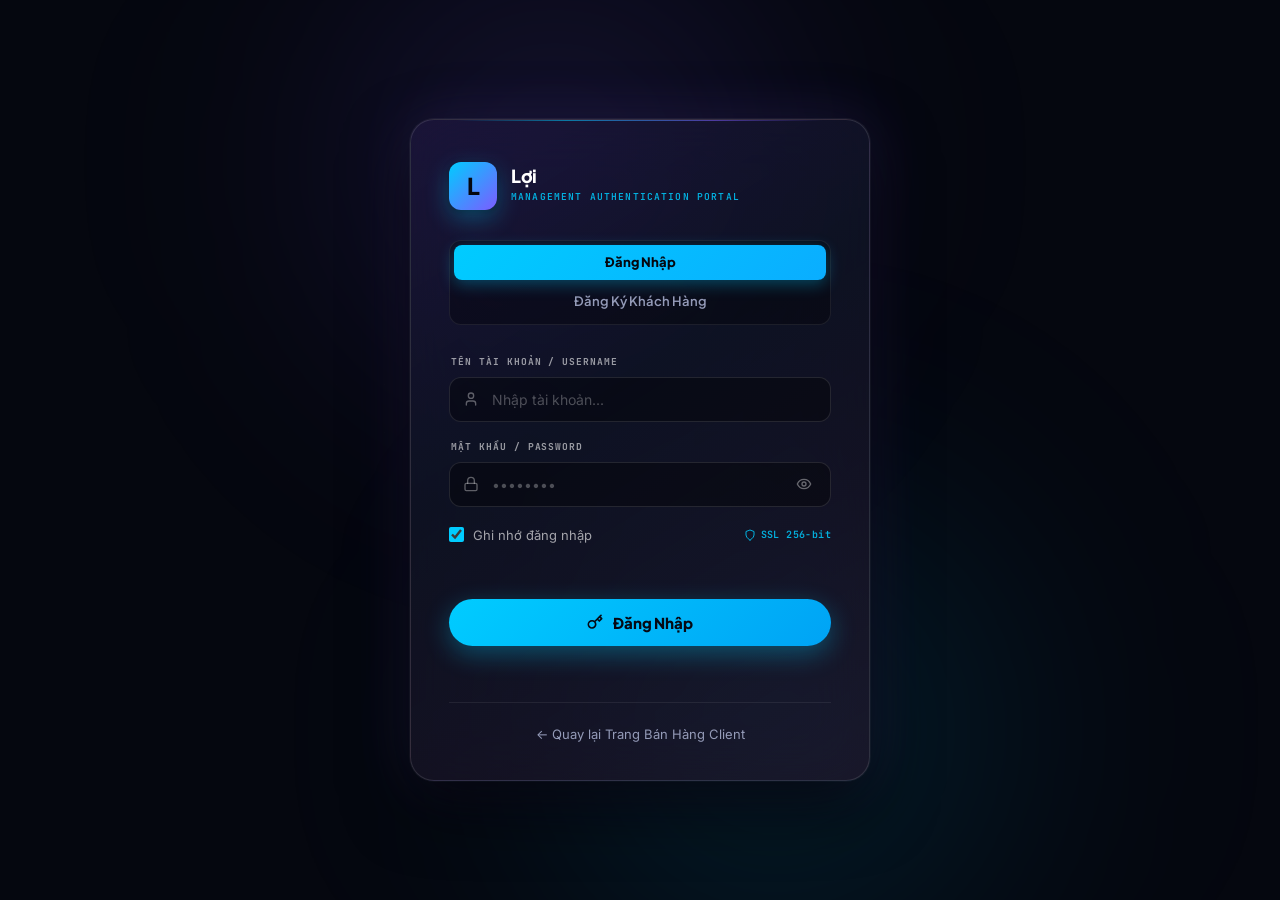
<file: shop/login.html>
<!DOCTYPE html>
<html lang="vi">
<head>
  <meta charset="UTF-8">
  <meta name="viewport" content="width=device-width, initial-scale=1.0">
  <title>Lợi — Portal Authentication</title>
  <link rel="preconnect" href="https://fonts.googleapis.com">
  <link rel="preconnect" href="https://fonts.gstatic.com" crossorigin>
  <link href="https://fonts.googleapis.com/css2?family=Inter:ital,opsz,wght@0,14..32,300;0,14..32,400;0,14..32,500;0,14..32,600;0,14..32,700;0,14..32,800&family=JetBrains+Mono:wght@400;500;600;700&family=Plus+Jakarta+Sans:ital,wght@0,500;0,600;0,700;0,800&display=swap" rel="stylesheet">
  <link rel="stylesheet" href="css/login.css?v=11">
  <style>
    .auth-tabs { display: flex !important; flex-direction: column !important; }
    .auth-tab { width: 100% !important; }
  </style>
</head>
<body>

  <!-- Ambient Light Background -->
  <div class="auth-bg">
    <div class="auth-bg__orb auth-bg__orb--violet"></div>
    <div class="auth-bg__orb auth-bg__orb--cyan"></div>
  </div>
  <div class="auth-grid"></div>

  <!-- Auth Container -->
  <div class="auth-container">
    <div class="auth-card">
      <div class="auth-card__header">
        <div class="auth-card__logo">L</div>
        <div>
          <div class="auth-card__brand">Lợi</div>
          <div class="auth-card__sub">Management Authentication Portal</div>
        </div>
      </div>

      <!-- Auth Tabs: Login vs Register -->
      <div class="auth-tabs" style="display:flex; flex-direction:column; gap:4px;">
        <button class="auth-tab auth-tab--active" id="tabLoginBtn" type="button" style="width:100%;">Đăng Nhập</button>
        <button class="auth-tab" id="tabRegisterBtn" type="button" style="width:100%;">Đăng Ký Khách Hàng</button>
      </div>

      <!-- Login Form -->
      <form class="auth-form" id="loginForm">
        <div class="auth-field">
          <label class="auth-field__label" for="loginUser">Tên tài khoản / Username</label>
          <div class="auth-input-wrap">
            <svg class="auth-input-icon" viewBox="0 0 24 24" fill="none" stroke="currentColor" stroke-width="2" stroke-linecap="round" stroke-linejoin="round"><path d="M19 21v-2a4 4 0 0 0-4-4H9a4 4 0 0 0-4 4v2"/><circle cx="12" cy="7" r="4"/></svg>
            <input class="auth-input" type="text" id="loginUser" placeholder="Nhập tài khoản..." required autocomplete="username">
          </div>
        </div>

        <div class="auth-field">
          <label class="auth-field__label" for="loginPw">Mật khẩu / Password</label>
          <div class="auth-input-wrap">
            <svg class="auth-input-icon" viewBox="0 0 24 24" fill="none" stroke="currentColor" stroke-width="2" stroke-linecap="round" stroke-linejoin="round"><rect width="18" height="11" x="3" y="11" rx="2" ry="2"/><path d="M7 11V7a5 5 0 0 1 10 0v4"/></svg>
            <input class="auth-input" type="password" id="loginPw" placeholder="••••••••" required autocomplete="current-password">
            <button class="auth-toggle-pw" id="toggleLoginPw" type="button" title="Ẩn/Hiện mật khẩu">
              <svg viewBox="0 0 24 24" fill="none" stroke="currentColor" stroke-width="2" stroke-linecap="round" stroke-linejoin="round"><path d="M2 12s3-7 10-7 10 7 10 7-3 7-10 7-10-7-10-7Z"/><circle cx="12" cy="12" r="3"/></svg>
            </button>
          </div>
        </div>

        <div class="auth-options">
          <label class="auth-checkbox">
            <input type="checkbox" id="rememberMe" checked>
            <span>Ghi nhớ đăng nhập</span>
          </label>
          <span class="auth-ssl-badge">
            <svg viewBox="0 0 24 24" fill="none" stroke="currentColor" stroke-width="2" stroke-linecap="round" stroke-linejoin="round"><path d="M12 22s8-4 8-10V5l-8-3-8 3v7c0 6 8 10 8 10z"/></svg>
            SSL 256-bit
          </span>
        </div>

        <div class="auth-error" id="loginError"></div>

        <button class="btn-auth btn-auth--primary" type="submit">
          <svg viewBox="0 0 24 24" fill="none" stroke="currentColor" stroke-width="2.5" stroke-linecap="round" stroke-linejoin="round"><path d="m21 2-2 2m-7.61 7.61a5.5 5.5 0 1 1-7.778 7.778 5.5 5.5 0 0 1 7.777-7.777zm0 0L15.5 7.5m0 0 3 3L22 7l-3-3m-3.5 3.5L19 4"/></svg>
            Đăng Nhập
          </button>
          <div class="auth-note" style="margin-top:12px;color:#9ca3af;font-size:0.9rem;line-height:1.4;">
          </div>
        </form>
      <!-- Register Form -->
      <form class="auth-form" id="registerForm" style="display:none;">
        <div class="auth-field">
          <label class="auth-field__label" for="regUser">Tên tài khoản mới</label>
          <div class="auth-input-wrap">
            <svg class="auth-input-icon" viewBox="0 0 24 24" fill="none" stroke="currentColor" stroke-width="2" stroke-linecap="round" stroke-linejoin="round"><path d="M19 21v-2a4 4 0 0 0-4-4H9a4 4 0 0 0-4 4v2"/><circle cx="12" cy="7" r="4"/></svg>
            <input class="auth-input" type="text" id="regUser" placeholder="Tạo tên đăng nhập..." required autocomplete="username">
          </div>
        </div>

        <div class="auth-field">
          <label class="auth-field__label" for="regEmail">Email liên hệ</label>
          <div class="auth-input-wrap">
            <svg class="auth-input-icon" viewBox="0 0 24 24" fill="none" stroke="currentColor" stroke-width="2" stroke-linecap="round" stroke-linejoin="round"><rect width="20" height="16" x="2" y="4" rx="2"/><path d="m22 7-8.97 5.7a1.94 1.94 0 0 1-2.06 0L2 7"/></svg>
            <input class="auth-input" type="email" id="regEmail" placeholder="name@domain.com" required autocomplete="email">
          </div>
        </div>

        <div class="auth-field">
          <label class="auth-field__label" for="regPw">Mật khẩu</label>
          <div class="auth-input-wrap">
            <svg class="auth-input-icon" viewBox="0 0 24 24" fill="none" stroke="currentColor" stroke-width="2" stroke-linecap="round" stroke-linejoin="round"><rect width="18" height="11" x="3" y="11" rx="2" ry="2"/><path d="M7 11V7a5 5 0 0 1 10 0v4"/></svg>
            <input class="auth-input" type="password" id="regPw" placeholder="Tối thiểu 6 ký tự..." required autocomplete="new-password">
          </div>
        </div>

        <div class="auth-field">
          <label class="auth-field__label" for="regConfirmPw">Xác nhận mật khẩu</label>
          <div class="auth-input-wrap">
            <svg class="auth-input-icon" viewBox="0 0 24 24" fill="none" stroke="currentColor" stroke-width="2" stroke-linecap="round" stroke-linejoin="round"><polyline points="20 6 9 17 4 12"/></svg>
            <input class="auth-input" type="password" id="regConfirmPw" placeholder="Nhập lại mật khẩu..." required autocomplete="new-password">
          </div>
        </div>

        <div class="auth-error" id="regError"></div>
        <div class="auth-success" id="regSuccess"></div>

        <button class="btn-auth btn-auth--secondary" type="submit">
          <svg viewBox="0 0 24 24" fill="none" stroke="currentColor" stroke-width="2.5" stroke-linecap="round" stroke-linejoin="round"><path d="M16 21v-2a4 4 0 0 0-4-4H6a4 4 0 0 0-4 4v2"/><circle cx="9" cy="7" r="4"/><line x1="19" x2="19" y1="8" y2="14"/><line x1="22" x2="16" y1="11" y2="11"/></svg>
          Đăng Ký Khách Hàng
        </button>
      </form>

      <div class="auth-card__footer">
        <a href="index.html" class="auth-card__link">&larr; Quay lại Trang Bán Hàng Client</a>
      </div>
    </div>
  </div>

  <div id="authToast"></div>
  <script src="js/login.js?v=11"></script>
</body>
</html>
</file>
<file: css/about.css>
/* ============================================================================
   NEXORA KEY — About / Introduction Page Styles
   Version: 9.0.0  |  File: css/about.css
   ============================================================================

   Contents:
   1.  Imports & Design Tokens
   2.  Reset & Base
   3.  Ambient Background & Grid
   4.  Site Header & Logo
   5.  Navigation
   6.  Hero Section & Stats
   7.  Section Shell & Headers
   8.  Why-Choose Grid (Features)
   9.  How It Works — Steps
   10. Duration / Package Cards
   11. Zalo Bot Flow Diagram
   12. Call-to-Action Section
   13. Site Footer
   14. Button Utilities
   15. Responsive Breakpoints
   ============================================================================ */


/* ============================================================================
   1. IMPORTS & DESIGN TOKENS
   ============================================================================ */

@import url('https://fonts.googleapis.com/css2?family=Inter:ital,opsz,wght@0,14..32,300;0,14..32,400;0,14..32,500;0,14..32,600;0,14..32,700;0,14..32,800&family=JetBrains+Mono:wght@400;500;600;700&family=Plus+Jakarta+Sans:ital,wght@0,500;0,600;0,700;0,800&display=swap');

:root {
  /* Color System */
  --ab-bg:             hsl(230, 50%, 4%);
  --ab-bg-secondary:   hsl(230, 42%, 6%);
  --ab-bg-dark:        hsl(230, 48%, 3%);
  --ab-surface:        hsl(228, 40%, 9%);
  --ab-surface-raised: hsl(228, 38%, 12%);
  --ab-surface-input:  hsla(0, 0%, 100%, 0.03);

  --ab-border:         hsla(0, 0%, 100%, 0.07);
  --ab-border-default: hsla(0, 0%, 100%, 0.1);
  --ab-border-accent:  hsla(192, 100%, 50%, 0.32);
  --ab-border-violet:  hsla(252, 100%, 68%, 0.28);

  --ab-text:           hsl(230, 60%, 97%);
  --ab-text-muted:     hsl(228, 20%, 65%);
  --ab-text-dim:       hsl(228, 16%, 42%);

  --ab-cyan:           hsl(192, 100%, 50%);
  --ab-violet:         hsl(252, 100%, 68%);
  --ab-emerald:        hsl(160, 84%, 39%);
  --ab-amber:          hsl(38, 92%, 50%);
  --ab-rose:           hsl(0, 84%, 60%);

  --ab-glow-cyan:      hsla(192, 100%, 50%, 0.28);
  --ab-glow-violet:    hsla(252, 100%, 68%, 0.22);
  --ab-glow-emerald:   hsla(160, 84%, 39%, 0.22);

  /* Typography */
  --ab-font-sans:    'Inter', -apple-system, system-ui, sans-serif;
  --ab-font-display: 'Plus Jakarta Sans', var(--ab-font-sans);
  --ab-font-mono:    'JetBrains Mono', monospace;

  --ab-text-xs:   0.6875rem;
  --ab-text-sm:   0.8125rem;
  --ab-text-base: 0.875rem;
  --ab-text-md:   0.9375rem;
  --ab-text-lg:   1rem;
  --ab-text-xl:   1.125rem;
  --ab-text-2xl:  1.375rem;
  --ab-text-3xl:  1.75rem;
  --ab-text-4xl:  2.25rem;
  --ab-text-hero: clamp(2.2rem, 4.5vw, 3.5rem);

  /* Radius */
  --ab-radius-sm:   8px;
  --ab-radius-md:   12px;
  --ab-radius-lg:   16px;
  --ab-radius-xl:   20px;
  --ab-radius-2xl:  28px;
  --ab-radius-full: 9999px;

  /* Shadow */
  --ab-shadow-md:  0 4px 12px hsla(0, 0%, 0%, 0.4);
  --ab-shadow-lg:  0 8px 24px hsla(0, 0%, 0%, 0.52);
  --ab-shadow-xl:  0 16px 48px hsla(0, 0%, 0%, 0.6);

  /* Transitions */
  --ab-ease-out:   cubic-bezier(0.16, 1, 0.3, 1);
  --ab-dur-normal: 220ms;
  --ab-dur-slow:   360ms;
}


/* ============================================================================
   2. RESET & BASE
   ============================================================================ */

*,
*::before,
*::after {
  box-sizing: border-box;
  margin: 0;
  padding: 0;
}

html {
  scroll-behavior: smooth;
  -webkit-font-smoothing: antialiased;
  -moz-osx-font-smoothing: grayscale;
}

body {
  background-color: var(--ab-bg);
  color: var(--ab-text);
  font-family: var(--ab-font-sans);
  font-size: var(--ab-text-base);
  line-height: 1.6;
  overflow-x: hidden;
}

a {
  color: inherit;
  text-decoration: none;
}

button {
  font-family: inherit;
  cursor: pointer;
  border: none;
  background: none;
  color: inherit;
}

img, svg {
  display: block;
  max-width: 100%;
}

code {
  font-family: var(--ab-font-mono);
  font-size: 0.88em;
  background: hsla(192, 100%, 50%, 0.1);
  color: var(--ab-cyan);
  padding: 2px 7px;
  border-radius: 4px;
  border: 1px solid hsla(192, 100%, 50%, 0.2);
}

::selection {
  background: hsla(192, 100%, 50%, 0.28);
  color: var(--ab-text);
}

::-webkit-scrollbar { width: 5px; }
::-webkit-scrollbar-track { background: transparent; }
::-webkit-scrollbar-thumb { background: var(--ab-border-default); border-radius: var(--ab-radius-full); }


/* ============================================================================
   3. AMBIENT BACKGROUND & GRID
   ============================================================================ */

.about-bg {
  position: fixed;
  inset: 0;
  z-index: 0;
  pointer-events: none;
  overflow: hidden;
}

.about-bg__orb {
  position: absolute;
  border-radius: 50%;
  filter: blur(100px);
  will-change: transform;
}

.about-bg__orb--violet {
  top: -10%;
  left: 15%;
  width: 550px;
  height: 550px;
  background: radial-gradient(circle, hsla(252, 100%, 68%, 0.14) 0%, transparent 70%);
  animation: bgDrift 28s ease-in-out infinite alternate;
}

.about-bg__orb--cyan {
  top: 45%;
  right: -8%;
  width: 620px;
  height: 620px;
  background: radial-gradient(circle, hsla(192, 100%, 50%, 0.11) 0%, transparent 70%);
  animation: bgDrift 35s ease-in-out infinite alternate-reverse;
}

.about-bg__orb--emerald {
  bottom: -12%;
  left: 30%;
  width: 480px;
  height: 480px;
  background: radial-gradient(circle, hsla(160, 84%, 39%, 0.08) 0%, transparent 70%);
  animation: bgDrift 22s ease-in-out infinite alternate;
}

@keyframes bgDrift {
  0%   { transform: translate(0, 0) scale(1); }
  50%  { transform: translate(25px, -18px) scale(1.04); }
  100% { transform: translate(-15px, 12px) scale(0.96); }
}

.about-grid {
  position: fixed;
  inset: 0;
  z-index: 0;
  pointer-events: none;
  opacity: 0.13;
  background-image:
    linear-gradient(hsla(0, 0%, 100%, 0.04) 1px, transparent 1px),
    linear-gradient(90deg, hsla(0, 0%, 100%, 0.04) 1px, transparent 1px);
  background-size: 56px 56px;
  mask-image: radial-gradient(ellipse 70% 50% at 50% 0%, #000 30%, transparent 90%);
}


/* ============================================================================
   4. SITE HEADER & LOGO
   ============================================================================ */

.about-header {
  position: sticky;
  top: 0;
  z-index: 100;
  background: hsla(230, 50%, 4%, 0.8);
  backdrop-filter: blur(18px) saturate(180%);
  -webkit-backdrop-filter: blur(18px) saturate(180%);
  border-bottom: 1px solid var(--ab-border);
}

.about-header__inner {
  display: flex;
  align-items: center;
  justify-content: space-between;
  height: 72px;
  max-width: 1240px;
  margin: 0 auto;
  padding: 0 28px;
}

.about-logo {
  display: inline-flex;
  align-items: center;
  gap: 12px;
  text-decoration: none;
}

.about-logo__mark {
  width: 32px;
  height: 32px;
  border-radius: var(--ab-radius-sm);
  background: linear-gradient(135deg, var(--ab-cyan), var(--ab-violet));
  display: flex;
  align-items: center;
  justify-content: center;
  font-family: var(--ab-font-display);
  font-size: var(--ab-text-sm);
  font-weight: 800;
  color: var(--ab-bg);
  box-shadow: 0 4px 14px var(--ab-glow-cyan);
  flex-shrink: 0;
}

.about-logo__name {
  font-family: var(--ab-font-display);
  font-size: var(--ab-text-xl);
  font-weight: 800;
  letter-spacing: -0.025em;
  background: linear-gradient(135deg, #fff 40%, var(--ab-cyan) 100%);
  -webkit-background-clip: text;
  background-clip: text;
  color: transparent;
}

.about-logo__badge {
  font-family: var(--ab-font-mono);
  font-size: 0.6rem;
  font-weight: 600;
  padding: 2px 8px;
  border-radius: var(--ab-radius-full);
  background: hsla(192, 100%, 50%, 0.1);
  border: 1px solid hsla(192, 100%, 50%, 0.25);
  color: var(--ab-cyan);
  letter-spacing: 0.06em;
}


/* ============================================================================
   5. NAVIGATION
   ============================================================================ */

.about-nav {
  display: flex;
  align-items: center;
  gap: 24px;
}

.about-header-user {
  display: flex;
  align-items: center;
  gap: 10px;
  padding: 8px 14px;
  border-radius: 999px;
  background: hsla(255, 255%, 100%, 0.08);
  border: 1px solid hsla(192, 100%, 50%, 0.16);
  color: var(--ab-text);
}

.about-header-user__name {
  font-size: var(--ab-text-sm);
  font-weight: 700;
}

.about-header-user__logout {
  display: inline-flex;
  align-items: center;
  justify-content: center;
  width: 32px;
  height: 32px;
  border-radius: 50%;
  background: hsla(255, 255%, 100%, 0.08);
  color: var(--ab-text);
  border: none;
  cursor: pointer;
  transition: background var(--ab-dur-normal) ease;
}

.about-header-user__logout:hover {
  background: hsla(255, 255%, 100%, 0.16);
}

.about-header-user__logout svg {
  width: 16px;
  height: 16px;
}

.about-nav__link {
  font-size: var(--ab-text-sm);
  font-weight: 500;
  color: var(--ab-text-muted);
  transition: color var(--ab-dur-normal) ease;
  position: relative;
}

.about-nav__link:hover,
.about-nav__link--active {
  color: var(--ab-text);
}

.about-nav__link--active::after {
  content: '';
  position: absolute;
  bottom: -4px;
  left: 0;
  right: 0;
  height: 2px;
  background: linear-gradient(90deg, var(--ab-cyan), var(--ab-violet));
  border-radius: var(--ab-radius-full);
}

.about-btn-cta {
  padding: 9px 20px;
  border-radius: var(--ab-radius-full);
  background: linear-gradient(135deg, var(--ab-cyan), hsl(200, 100%, 50%));
  color: var(--ab-bg);
  font-family: var(--ab-font-display);
  font-weight: 800;
  font-size: var(--ab-text-sm);
  box-shadow: 0 6px 20px var(--ab-glow-cyan);
  transition: transform var(--ab-dur-normal) var(--ab-ease-out), box-shadow var(--ab-dur-normal) ease;
}

.about-btn-cta:hover {
  transform: translateY(-2px);
  box-shadow: 0 10px 28px hsla(192, 100%, 50%, 0.5);
}


/* ============================================================================
   6. HERO SECTION & STATS
   ============================================================================ */

.about-hero {
  position: relative;
  z-index: 1;
  padding: 100px 28px 80px;
  text-align: center;
}

.about-hero__inner {
  max-width: 820px;
  margin: 0 auto;
}

.about-hero__tag {
  display: inline-flex;
  align-items: center;
  gap: 8px;
  padding: 6px 16px;
  border-radius: var(--ab-radius-full);
  border: 1px solid var(--ab-border-accent);
  background: hsla(192, 100%, 50%, 0.07);
  font-family: var(--ab-font-mono);
  font-size: var(--ab-text-xs);
  font-weight: 600;
  color: var(--ab-cyan);
  letter-spacing: 0.08em;
  margin-bottom: 28px;
  backdrop-filter: blur(8px);
}

.about-pulse-dot {
  width: 7px;
  height: 7px;
  border-radius: 50%;
  background: var(--ab-cyan);
  box-shadow: 0 0 0 0 hsla(192, 100%, 50%, 0.7);
  animation: pulseDot 2.5s ease-in-out infinite;
}

@keyframes pulseDot {
  0%, 100% { box-shadow: 0 0 0 0 hsla(192, 100%, 50%, 0.7); }
  50%       { box-shadow: 0 0 0 9px hsla(192, 100%, 50%, 0); }
}

.about-hero__heading {
  font-family: var(--ab-font-display);
  font-size: var(--ab-text-hero);
  font-weight: 800;
  line-height: 1.12;
  letter-spacing: -0.03em;
  color: var(--ab-text);
  margin-bottom: 24px;
}

.about-grad-text {
  background: linear-gradient(135deg, #fff 0%, var(--ab-cyan) 45%, var(--ab-violet) 100%);
  -webkit-background-clip: text;
  background-clip: text;
  color: transparent;
}

.about-hero__desc {
  font-size: var(--ab-text-xl);
  color: var(--ab-text-muted);
  line-height: 1.7;
  max-width: 68ch;
  margin: 0 auto 56px;
}

.about-hero__stats {
  display: grid;
  grid-template-columns: repeat(4, 1fr);
  gap: 16px;
  max-width: 700px;
  margin: 0 auto;
}

.about-hero__stat {
  display: flex;
  flex-direction: column;
  align-items: center;
  gap: 6px;
  padding: 20px 16px;
  background: hsla(0, 0%, 100%, 0.03);
  border: 1px solid var(--ab-border);
  border-radius: var(--ab-radius-lg);
  backdrop-filter: blur(8px);
}

.about-hero__stat-num {
  font-family: var(--ab-font-display);
  font-size: var(--ab-text-3xl);
  font-weight: 800;
  background: linear-gradient(135deg, #fff, var(--ab-cyan));
  -webkit-background-clip: text;
  background-clip: text;
  color: transparent;
  line-height: 1.1;
}

.about-hero__stat-label {
  font-family: var(--ab-font-mono);
  font-size: 0.6rem;
  font-weight: 600;
  color: var(--ab-text-dim);
  text-transform: uppercase;
  letter-spacing: 0.08em;
  text-align: center;
}


/* ============================================================================
   7. SECTION SHELL & HEADERS
   ============================================================================ */

.about-section {
  position: relative;
  z-index: 1;
  padding: 88px 0;
}

.about-section--dark {
  background: linear-gradient(180deg,
    var(--ab-bg-dark) 0%,
    var(--ab-bg-secondary) 50%,
    var(--ab-bg-dark) 100%
  );
  border-top: 1px solid var(--ab-border);
  border-bottom: 1px solid var(--ab-border);
}

.about-section__inner {
  max-width: 1240px;
  margin: 0 auto;
  padding: 0 28px;
}

.about-section__header {
  text-align: center;
  margin-bottom: 60px;
}

.about-section__tag {
  display: block;
  font-family: var(--ab-font-mono);
  font-size: var(--ab-text-xs);
  font-weight: 700;
  color: var(--ab-cyan);
  text-transform: uppercase;
  letter-spacing: 0.14em;
  margin-bottom: 14px;
}

.about-section__title {
  font-family: var(--ab-font-display);
  font-size: var(--ab-text-3xl);
  font-weight: 800;
  letter-spacing: -0.025em;
  line-height: 1.18;
  color: var(--ab-text);
  margin-bottom: 14px;
}

.about-section__subtitle {
  font-size: var(--ab-text-md);
  color: var(--ab-text-muted);
  line-height: 1.7;
  max-width: 60ch;
  margin: 0 auto;
}


/* ============================================================================
   8. WHY-CHOOSE GRID
   ============================================================================ */

.about-why-grid {
  display: grid;
  grid-template-columns: repeat(auto-fill, minmax(320px, 1fr));
  gap: 20px;
}

.about-why-card {
  background: var(--ab-surface-raised);
  border: 1px solid var(--ab-border);
  border-radius: var(--ab-radius-lg);
  padding: 28px;
  transition:
    transform var(--ab-dur-slow) var(--ab-ease-out),
    border-color var(--ab-dur-slow) ease,
    box-shadow var(--ab-dur-slow) ease;
}

.about-why-card:hover {
  transform: translateY(-5px);
  border-color: var(--ab-border-accent);
  box-shadow: var(--ab-shadow-lg), 0 0 24px hsla(192, 100%, 50%, 0.08);
}

.about-why-card__icon {
  width: 44px;
  height: 44px;
  border-radius: var(--ab-radius-sm);
  background: hsla(192, 100%, 50%, 0.09);
  border: 1px solid hsla(192, 100%, 50%, 0.2);
  display: flex;
  align-items: center;
  justify-content: center;
  margin-bottom: 18px;
}

.about-why-card__icon svg {
  width: 20px;
  height: 20px;
  color: var(--ab-cyan);
}

.about-why-card h3 {
  font-family: var(--ab-font-display);
  font-size: var(--ab-text-lg);
  font-weight: 700;
  color: var(--ab-text);
  margin-bottom: 10px;
  line-height: 1.3;
}

.about-why-card p {
  font-size: var(--ab-text-sm);
  color: var(--ab-text-muted);
  line-height: 1.72;
}


/* ============================================================================
   9. HOW IT WORKS — STEPS
   ============================================================================ */

.about-steps {
  display: flex;
  flex-direction: column;
  gap: 0;
  max-width: 720px;
  margin: 0 auto;
}

.about-step {
  display: flex;
  align-items: flex-start;
  gap: 24px;
  padding: 28px 32px;
  background: var(--ab-surface);
  border: 1px solid var(--ab-border);
  border-radius: var(--ab-radius-lg);
}

.about-step__number {
  font-family: var(--ab-font-mono);
  font-size: var(--ab-text-2xl);
  font-weight: 800;
  background: linear-gradient(135deg, var(--ab-cyan), var(--ab-violet));
  -webkit-background-clip: text;
  background-clip: text;
  color: transparent;
  flex-shrink: 0;
  width: 52px;
  line-height: 1;
  padding-top: 2px;
}

.about-step__body {
  flex: 1;
}

.about-step__title {
  font-family: var(--ab-font-display);
  font-size: var(--ab-text-xl);
  font-weight: 700;
  color: var(--ab-text);
  margin-bottom: 10px;
  line-height: 1.3;
}

.about-step__desc {
  font-size: var(--ab-text-sm);
  color: var(--ab-text-muted);
  line-height: 1.72;
}

.about-step__connector {
  width: 2px;
  height: 32px;
  background: linear-gradient(180deg, var(--ab-cyan), var(--ab-violet));
  margin: 0 auto;
  opacity: 0.35;
}


/* ============================================================================
   10. DURATION / PACKAGE CARDS
   ============================================================================ */

.about-duration-grid {
  display: grid;
  grid-template-columns: repeat(3, 1fr);
  gap: 24px;
}

.about-duration-card {
  background: var(--ab-surface-raised);
  border: 1px solid var(--ab-border);
  border-radius: var(--ab-radius-xl);
  padding: 28px;
  position: relative;
  transition:
    transform var(--ab-dur-slow) var(--ab-ease-out),
    box-shadow var(--ab-dur-slow) ease;
}

.about-duration-card:hover {
  transform: translateY(-6px);
}

.about-duration-card--featured {
  border-color: var(--ab-border-accent);
  background: linear-gradient(175deg,
    hsla(192, 100%, 50%, 0.06) 0%,
    var(--ab-surface-raised) 40%
  );
  box-shadow: 0 0 0 1px hsla(192, 100%, 50%, 0.15), var(--ab-shadow-lg);
}

.about-duration-card--featured::before {
  content: '';
  position: absolute;
  top: 0;
  left: 0;
  right: 0;
  height: 2px;
  background: linear-gradient(90deg, var(--ab-cyan), var(--ab-violet));
  border-radius: var(--ab-radius-xl) var(--ab-radius-xl) 0 0;
}

.about-duration-card__hot {
  position: absolute;
  top: -12px;
  left: 50%;
  transform: translateX(-50%);
  background: linear-gradient(135deg, var(--ab-cyan), var(--ab-violet));
  color: var(--ab-bg);
  font-family: var(--ab-font-mono);
  font-size: 0.6rem;
  font-weight: 800;
  padding: 4px 14px;
  border-radius: var(--ab-radius-full);
  white-space: nowrap;
  letter-spacing: 0.06em;
  text-transform: uppercase;
}

.about-duration-card__icon {
  width: 44px;
  height: 44px;
  border-radius: var(--ab-radius-sm);
  display: flex;
  align-items: center;
  justify-content: center;
  margin-bottom: 16px;
}

.about-duration-card--day .about-duration-card__icon {
  background: hsla(38, 92%, 50%, 0.1);
  border: 1px solid hsla(38, 92%, 50%, 0.22);
}
.about-duration-card--day .about-duration-card__icon svg { color: var(--ab-amber); }

.about-duration-card--month .about-duration-card__icon {
  background: hsla(192, 100%, 50%, 0.1);
  border: 1px solid hsla(192, 100%, 50%, 0.22);
}
.about-duration-card--month .about-duration-card__icon svg { color: var(--ab-cyan); }

.about-duration-card--year .about-duration-card__icon {
  background: hsla(160, 84%, 39%, 0.1);
  border: 1px solid hsla(160, 84%, 39%, 0.22);
}
.about-duration-card--year .about-duration-card__icon svg { color: var(--ab-emerald); }

.about-duration-card__icon svg {
  width: 20px;
  height: 20px;
}

.about-duration-card__label {
  font-family: var(--ab-font-mono);
  font-size: var(--ab-text-xs);
  font-weight: 700;
  color: var(--ab-text-dim);
  text-transform: uppercase;
  letter-spacing: 0.1em;
  margin-bottom: 6px;
}

.about-duration-card__duration {
  font-family: var(--ab-font-display);
  font-size: var(--ab-text-2xl);
  font-weight: 800;
  color: var(--ab-text);
  letter-spacing: -0.02em;
  margin-bottom: 12px;
}

.about-duration-card__desc {
  font-size: var(--ab-text-sm);
  color: var(--ab-text-muted);
  line-height: 1.65;
  margin-bottom: 18px;
}

.about-duration-card__features {
  list-style: none;
  display: flex;
  flex-direction: column;
  gap: 8px;
}

.about-duration-card__features li {
  display: flex;
  align-items: flex-start;
  gap: 8px;
  font-size: var(--ab-text-sm);
  color: var(--ab-text-muted);
  line-height: 1.5;
}

.about-duration-card__features li::before {
  content: '—';
  flex-shrink: 0;
  color: var(--ab-cyan);
  font-family: var(--ab-font-mono);
  font-weight: 700;
  font-size: 0.75rem;
  margin-top: 1px;
}


/* ============================================================================
   11. ZALO BOT FLOW DIAGRAM
   ============================================================================ */

.about-zalo-flow {
  display: flex;
  align-items: center;
  justify-content: center;
  gap: 0;
  flex-wrap: wrap;
  margin-bottom: 36px;
}

.about-zalo-step {
  display: flex;
  align-items: flex-start;
  gap: 14px;
  background: var(--ab-surface);
  border: 1px solid var(--ab-border);
  border-radius: var(--ab-radius-lg);
  padding: 20px 20px;
  max-width: 280px;
  flex: 0 0 auto;
}

.about-zalo-step__num {
  width: 32px;
  height: 32px;
  border-radius: 50%;
  background: linear-gradient(135deg, var(--ab-cyan), var(--ab-violet));
  color: var(--ab-bg);
  font-family: var(--ab-font-mono);
  font-size: var(--ab-text-sm);
  font-weight: 800;
  display: flex;
  align-items: center;
  justify-content: center;
  flex-shrink: 0;
}

.about-zalo-step__title {
  font-family: var(--ab-font-display);
  font-size: var(--ab-text-sm);
  font-weight: 700;
  color: var(--ab-text);
  margin-bottom: 5px;
  line-height: 1.35;
}

.about-zalo-step__desc {
  font-size: var(--ab-text-xs);
  color: var(--ab-text-muted);
  line-height: 1.6;
}

.about-zalo-arrow {
  padding: 0 16px;
  color: var(--ab-text-dim);
  flex-shrink: 0;
}

.about-zalo-arrow svg {
  width: 20px;
  height: 20px;
}

.about-zalo-note {
  display: flex;
  align-items: flex-start;
  gap: 12px;
  background: hsla(38, 92%, 50%, 0.06);
  border: 1px solid hsla(38, 92%, 50%, 0.2);
  border-radius: var(--ab-radius-md);
  padding: 18px 22px;
  max-width: 800px;
  margin: 0 auto;
  font-size: var(--ab-text-sm);
  color: var(--ab-text-muted);
  line-height: 1.65;
}

.about-zalo-note svg {
  width: 18px;
  height: 18px;
  color: var(--ab-amber);
  flex-shrink: 0;
  margin-top: 1px;
}

.about-zalo-note strong {
  color: var(--ab-amber);
}


/* ============================================================================
   12. CALL-TO-ACTION SECTION
   ============================================================================ */

.about-cta {
  position: relative;
  z-index: 1;
  padding: 100px 28px;
  text-align: center;
  background: linear-gradient(180deg,
    var(--ab-bg) 0%,
    hsla(252, 40%, 8%, 0.5) 50%,
    var(--ab-bg) 100%
  );
}

.about-cta__inner {
  max-width: 620px;
  margin: 0 auto;
}

.about-cta__title {
  font-family: var(--ab-font-display);
  font-size: var(--ab-text-4xl);
  font-weight: 800;
  letter-spacing: -0.03em;
  line-height: 1.12;
  color: var(--ab-text);
  margin-bottom: 18px;
}

.about-cta__desc {
  font-size: var(--ab-text-xl);
  color: var(--ab-text-muted);
  line-height: 1.65;
  margin-bottom: 40px;
}

.about-cta__actions {
  display: flex;
  align-items: center;
  justify-content: center;
  gap: 16px;
  flex-wrap: wrap;
}


/* ============================================================================
   13. SITE FOOTER
   ============================================================================ */

.about-footer {
  position: relative;
  z-index: 1;
  border-top: 1px solid var(--ab-border);
  padding: 36px 28px;
  text-align: center;
}

.about-footer__inner {
  max-width: 1240px;
  margin: 0 auto;
  display: flex;
  flex-direction: column;
  align-items: center;
  gap: 12px;
}

.about-footer__text {
  font-size: var(--ab-text-sm);
  color: var(--ab-text-dim);
  line-height: 1.55;
}


/* ============================================================================
   14. BUTTON UTILITIES
   ============================================================================ */

.about-btn-primary {
  display: inline-flex;
  align-items: center;
  justify-content: center;
  gap: 9px;
  padding: 14px 28px;
  border-radius: var(--ab-radius-full);
  background: linear-gradient(135deg, var(--ab-cyan), hsl(200, 100%, 50%));
  color: var(--ab-bg);
  font-family: var(--ab-font-display);
  font-weight: 800;
  font-size: var(--ab-text-md);
  box-shadow: 0 8px 24px var(--ab-glow-cyan);
  transition: transform var(--ab-dur-normal) var(--ab-ease-out), box-shadow var(--ab-dur-normal) ease;
}

.about-btn-primary:hover {
  transform: translateY(-2px);
  box-shadow: 0 14px 36px hsla(192, 100%, 50%, 0.5);
}

.about-btn-primary svg {
  width: 16px;
  height: 16px;
}

.about-btn-ghost {
  display: inline-flex;
  align-items: center;
  justify-content: center;
  gap: 8px;
  padding: 13px 26px;
  border-radius: var(--ab-radius-full);
  background: hsla(0, 0%, 100%, 0.04);
  border: 1px solid var(--ab-border-default);
  color: var(--ab-text);
  font-family: var(--ab-font-display);
  font-weight: 700;
  font-size: var(--ab-text-md);
  transition: all var(--ab-dur-normal) ease;
}

.about-btn-ghost:hover {
  background: hsla(0, 0%, 100%, 0.07);
  border-color: var(--ab-border-accent);
}


/* ============================================================================
   15. RESPONSIVE BREAKPOINTS
   ============================================================================ */

@media (max-width: 1024px) {
  .about-hero__stats {
    grid-template-columns: repeat(2, 1fr);
  }

  .about-duration-grid {
    grid-template-columns: 1fr;
    max-width: 500px;
    margin: 0 auto;
  }

  .about-duration-card--featured {
    order: -1;
  }
}

@media (max-width: 768px) {
  .about-header__inner {
    height: 60px;
    padding: 0 18px;
  }

  .about-nav__link:not(.about-nav__link--active) {
    display: none;
  }

  .about-hero {
    padding: 72px 20px 56px;
  }

  .about-hero__stats {
    grid-template-columns: repeat(2, 1fr);
    gap: 10px;
  }

  .about-why-grid {
    grid-template-columns: 1fr;
  }

  .about-steps {
    padding: 0;
  }

  .about-step {
    flex-direction: column;
    gap: 12px;
    padding: 20px;
  }

  .about-zalo-flow {
    flex-direction: column;
    align-items: stretch;
  }

  .about-zalo-step {
    max-width: 100%;
  }

  .about-zalo-arrow {
    transform: rotate(90deg);
    padding: 8px 0;
    text-align: center;
  }

  .about-section {
    padding: 64px 0;
  }

  .about-section__inner {
    padding: 0 18px;
  }
}

@media (max-width: 480px) {
  .about-hero__heading {
    font-size: 2rem;
  }

  .about-hero__stats {
    grid-template-columns: 1fr 1fr;
  }

  .about-cta__title {
    font-size: 1.75rem;
  }

  .about-cta__actions {
    flex-direction: column;
    align-items: stretch;
  }
}
</file>
<file: css/login.css>
/* ============================================================================
   NEXORA KEY — Authentication Portal
   Version: 9.0.0  |  File: css/login.css
   ============================================================================

   Contents:
   1.  Imports & Design Tokens
   2.  Reset & Body
   3.  Ambient Background & Grid
   4.  Auth Container & Card
   5.  Brand Header
   6.  Auth Tabs
   7.  Form System — Fields, Inputs, Toggles
   8.  Options Row & SSL Badge
   9.  Error & Success States
   10. Action Buttons
   11. Card Footer
   12. Toast Notification
   13. Responsive
   ============================================================================ */


/* ============================================================================
   1. IMPORTS & DESIGN TOKENS
   ============================================================================ */

@import url('https://fonts.googleapis.com/css2?family=Inter:ital,opsz,wght@0,14..32,300;0,14..32,400;0,14..32,500;0,14..32,600;0,14..32,700;0,14..32,800&family=JetBrains+Mono:wght@400;500;600;700&family=Plus+Jakarta+Sans:ital,wght@0,500;0,600;0,700;0,800&display=swap');

:root {
  /* Color Palette */
  --lc-bg:               hsl(230, 50%, 4%);
  --lc-surface:          hsl(228, 40%, 9%);
  --lc-surface-card:     hsl(228, 38%, 11%);
  --lc-border:           hsla(0, 0%, 100%, 0.1);
  --lc-border-accent:    hsla(192, 100%, 50%, 0.35);

  --lc-text:             hsl(230, 60%, 97%);
  --lc-text-muted:       hsl(228, 20%, 65%);
  --lc-text-dim:         hsl(228, 16%, 45%);

  --lc-cyan:             hsl(192, 100%, 50%);
  --lc-violet:           hsl(252, 100%, 68%);
  --lc-emerald:          hsl(160, 84%, 39%);
  --lc-rose:             hsl(0, 84%, 60%);

  --lc-glow-cyan:        hsla(192, 100%, 50%, 0.32);
  --lc-glow-violet:      hsla(252, 100%, 68%, 0.28);

  /* Typography */
  --lc-font-sans:    'Inter', -apple-system, BlinkMacSystemFont, system-ui, sans-serif;
  --lc-font-display: 'Plus Jakarta Sans', var(--lc-font-sans);
  --lc-font-mono:    'JetBrains Mono', 'Cascadia Code', monospace;

  /* Sizes */
  --lc-text-xs:   0.6875rem;
  --lc-text-sm:   0.8125rem;
  --lc-text-base: 0.875rem;
  --lc-text-md:   0.9375rem;
  --lc-text-lg:   1rem;
  --lc-text-xl:   1.125rem;
  --lc-text-2xl:  1.375rem;

  /* Radius */
  --lc-radius-xs:   4px;
  --lc-radius-sm:   8px;
  --lc-radius-md:   12px;
  --lc-radius-lg:   16px;
  --lc-radius-xl:   24px;
  --lc-radius-full: 9999px;

  /* Shadows */
  --lc-shadow-glow: 0 0 60px hsla(252, 100%, 68%, 0.18);
  --lc-shadow-card: 0 24px 64px hsla(0, 0%, 0%, 0.72),
                    0 0 0 1px hsla(0, 0%, 100%, 0.06);

  /* Motion */
  --lc-ease-out:    cubic-bezier(0.16, 1, 0.3, 1);
  --lc-ease-spring: cubic-bezier(0.34, 1.56, 0.64, 1);
  --lc-dur-fast:    120ms;
  --lc-dur-normal:  200ms;
  --lc-dur-slow:    360ms;
}


/* ============================================================================
   2. RESET & BODY
   ============================================================================ */

*,
*::before,
*::after {
  box-sizing: border-box;
  margin: 0;
  padding: 0;
}

html {
  -webkit-font-smoothing: antialiased;
  -moz-osx-font-smoothing: grayscale;
  scroll-behavior: smooth;
}

body {
  min-height: 100vh;
  background-color: var(--lc-bg);
  color: var(--lc-text);
  font-family: var(--lc-font-sans);
  font-size: var(--lc-text-base);
  line-height: 1.55;
  display: flex;
  align-items: center;
  justify-content: center;
  padding: 24px;
  overflow-x: hidden;
  position: relative;
}

a {
  color: inherit;
  text-decoration: none;
}

button {
  font-family: inherit;
  cursor: pointer;
  background: none;
  border: none;
  color: inherit;
}

input, select {
  font-family: inherit;
  color: inherit;
}

::selection {
  background: hsla(192, 100%, 50%, 0.28);
  color: var(--lc-text);
}


/* ============================================================================
   3. AMBIENT BACKGROUND & GRID
   ============================================================================ */

.auth-bg {
  position: fixed;
  inset: 0;
  z-index: 0;
  pointer-events: none;
  overflow: hidden;
}

.auth-bg__orb {
  position: absolute;
  border-radius: 50%;
  filter: blur(120px);
  will-change: transform;
}

.auth-bg__orb--violet {
  top: -18%;
  left: 18%;
  width: 650px;
  height: 650px;
  background: radial-gradient(
    circle,
    hsla(252, 100%, 68%, 0.20) 0%,
    hsla(252, 100%, 68%, 0.05) 50%,
    transparent 70%
  );
  animation: orbPulse 18s ease-in-out infinite alternate;
}

.auth-bg__orb--cyan {
  bottom: -20%;
  right: 12%;
  width: 700px;
  height: 700px;
  background: radial-gradient(
    circle,
    hsla(192, 100%, 50%, 0.16) 0%,
    hsla(192, 100%, 50%, 0.04) 50%,
    transparent 70%
  );
  animation: orbPulse 24s ease-in-out infinite alternate-reverse;
}

@keyframes orbPulse {
  0%   { transform: scale(0.90) translate(0, 0); }
  50%  { transform: scale(1.05) translate(30px, -20px); }
  100% { transform: scale(0.95) translate(-15px, 25px); }
}

.auth-grid {
  position: fixed;
  inset: 0;
  z-index: 0;
  pointer-events: none;
  opacity: 0.14;
  background-image:
    linear-gradient(hsla(0, 0%, 100%, 0.045) 1px, transparent 1px),
    linear-gradient(90deg, hsla(0, 0%, 100%, 0.045) 1px, transparent 1px);
  background-size: 48px 48px;
  mask-image: radial-gradient(ellipse 55% 55% at 50% 45%, #000 35%, transparent 80%);
  -webkit-mask-image: radial-gradient(ellipse 55% 55% at 50% 45%, #000 35%, transparent 80%);
}


/* ============================================================================
   4. AUTH CONTAINER & CARD
   ============================================================================ */

.auth-container {
  position: relative;
  z-index: 2;
  width: 100%;
  max-width: 460px;
  animation: cardReveal 0.55s var(--lc-ease-out) forwards;
}

@keyframes cardReveal {
  from { opacity: 0; transform: translateY(20px) scale(0.97); }
  to   { opacity: 1; transform: translateY(0) scale(1); }
}

.auth-card {
  background: linear-gradient(
    148deg,
    hsla(252, 45%, 18%, 0.62) 0%,
    hsla(228, 40%, 10%, 0.88) 42%,
    hsla(300, 30%, 14%, 0.52) 100%
  );
  border: 1px solid hsla(0, 0%, 100%, 0.12);
  border-radius: var(--lc-radius-xl);
  padding: 42px 38px 36px;
  box-shadow: var(--lc-shadow-card), var(--lc-shadow-glow);
  backdrop-filter: blur(28px) saturate(160%);
  -webkit-backdrop-filter: blur(28px) saturate(160%);
  position: relative;
  overflow: hidden;
}

/* Subtle shimmer line at top edge */
.auth-card::before {
  content: '';
  position: absolute;
  top: 0;
  left: 10%;
  right: 10%;
  height: 1px;
  background: linear-gradient(
    90deg,
    transparent,
    hsla(192, 100%, 50%, 0.55) 30%,
    hsla(252, 100%, 68%, 0.55) 70%,
    transparent
  );
}


/* ============================================================================
   5. BRAND HEADER
   ============================================================================ */

.auth-card__header {
  display: flex;
  align-items: center;
  gap: 14px;
  margin-bottom: 30px;
}

.auth-card__logo {
  width: 48px;
  height: 48px;
  flex-shrink: 0;
  border-radius: var(--lc-radius-md);
  background: linear-gradient(135deg, var(--lc-cyan), var(--lc-violet));
  display: flex;
  align-items: center;
  justify-content: center;
  font-family: var(--lc-font-display);
  font-size: 1.45rem;
  font-weight: 800;
  color: var(--lc-bg);
  box-shadow: 0 8px 24px var(--lc-glow-cyan), 0 2px 6px hsla(0, 0%, 0%, 0.5);
  letter-spacing: -0.02em;
}

.auth-card__brand {
  font-family: var(--lc-font-display);
  font-size: var(--lc-text-xl);
  font-weight: 800;
  color: #fff;
  letter-spacing: -0.025em;
  line-height: 1.15;
}

.auth-card__sub {
  font-family: var(--lc-font-mono);
  font-size: 0.6rem;
  font-weight: 600;
  color: var(--lc-cyan);
  letter-spacing: 0.12em;
  text-transform: uppercase;
  margin-top: 3px;
  opacity: 0.85;
}


/* ============================================================================
   6. AUTH TABS
   ============================================================================ */

.auth-tabs {
  display: flex;
  flex-direction: column;
  background: hsla(0, 0%, 0%, 0.32);
  padding: 4px;
  border-radius: var(--lc-radius-md);
  border: 1px solid hsla(0, 0%, 100%, 0.08);
  margin-bottom: 30px;
  gap: 4px;
}

.auth-tab {
  width: 100%;
  padding: 10px 12px;
  border-radius: var(--lc-radius-sm);
  font-family: var(--lc-font-display);
  font-size: var(--lc-text-sm);
  font-weight: 600;
  color: var(--lc-text-muted);
  background: none;
  border: none;
  cursor: pointer;
  transition: all var(--lc-dur-normal) var(--lc-ease-out);
  text-align: center;
  line-height: 1.2;
}

.auth-tab:hover:not(.auth-tab--active) {
  color: hsla(0, 0%, 100%, 0.85);
  background: hsla(0, 0%, 100%, 0.05);
}

.auth-tab--active {
  background: linear-gradient(135deg, var(--lc-cyan), hsl(200, 100%, 52%));
  color: hsl(230, 50%, 4%);
  font-weight: 800;
  box-shadow: 0 4px 16px var(--lc-glow-cyan);
}


/* ============================================================================
   7. FORM SYSTEM
   ============================================================================ */

.auth-form {
  display: flex;
  flex-direction: column;
  gap: 18px;
}

.auth-field {
  display: flex;
  flex-direction: column;
  gap: 7px;
}

.auth-field__label {
  font-family: var(--lc-font-mono);
  font-size: 0.6rem;
  font-weight: 700;
  color: hsla(0, 0%, 100%, 0.58);
  text-transform: uppercase;
  letter-spacing: 0.1em;
  padding-left: 2px;
}

/* Input wrapper allows absolute icon positioning */
.auth-input-wrap {
  position: relative;
  display: flex;
  align-items: center;
}

.auth-input-icon {
  position: absolute;
  left: 14px;
  width: 16px;
  height: 16px;
  color: hsla(0, 0%, 100%, 0.35);
  pointer-events: none;
  flex-shrink: 0;
}

.auth-input {
  width: 100%;
  padding: 13px 16px 13px 42px;
  border-radius: var(--lc-radius-md);
  background: hsla(0, 0%, 0%, 0.36);
  border: 1px solid hsla(0, 0%, 100%, 0.11);
  color: #fff;
  font-size: var(--lc-text-base);
  outline: none;
  transition:
    border-color var(--lc-dur-normal) ease,
    background var(--lc-dur-normal) ease,
    box-shadow var(--lc-dur-normal) ease;
}

.auth-input::placeholder {
  color: hsla(0, 0%, 100%, 0.28);
}

.auth-input:focus {
  border-color: var(--lc-cyan);
  background: hsla(0, 0%, 0%, 0.52);
  box-shadow: 0 0 0 3px hsla(192, 100%, 50%, 0.22);
}

/* Password visibility toggle button */
.auth-toggle-pw {
  position: absolute;
  right: 12px;
  width: 30px;
  height: 30px;
  border-radius: var(--lc-radius-xs);
  background: none;
  border: none;
  color: hsla(0, 0%, 100%, 0.38);
  cursor: pointer;
  display: flex;
  align-items: center;
  justify-content: center;
  transition: color var(--lc-dur-fast) ease, background var(--lc-dur-fast) ease;
}

.auth-toggle-pw:hover {
  color: hsla(0, 0%, 100%, 0.9);
  background: hsla(0, 0%, 100%, 0.07);
}

.auth-toggle-pw svg {
  width: 16px;
  height: 16px;
  display: block;
}

/* Password input needs right-padding so text doesn't go under the toggle */
.auth-input[type="password"],
.auth-input[id="loginPw"],
.auth-input[id="regPw"],
.auth-input[id="regConfirmPw"] {
  padding-right: 46px;
}


/* ============================================================================
   8. OPTIONS ROW & SSL BADGE
   ============================================================================ */

.auth-options {
  display: flex;
  align-items: center;
  justify-content: space-between;
  font-size: var(--lc-text-sm);
  color: hsla(0, 0%, 100%, 0.62);
}

.auth-checkbox {
  display: flex;
  align-items: center;
  gap: 9px;
  cursor: pointer;
  user-select: none;
}

.auth-checkbox input[type="checkbox"] {
  width: 15px;
  height: 15px;
  accent-color: var(--lc-cyan);
  cursor: pointer;
  border-radius: 3px;
}

.auth-ssl-badge {
  font-family: var(--lc-font-mono);
  font-size: 0.625rem;
  font-weight: 600;
  color: var(--lc-cyan);
  display: flex;
  align-items: center;
  gap: 5px;
  letter-spacing: 0.04em;
  opacity: 0.85;
}

.auth-ssl-badge svg {
  width: 12px;
  height: 12px;
  flex-shrink: 0;
}


/* ============================================================================
   9. ERROR & SUCCESS STATES
   ============================================================================ */

.auth-error {
  color: var(--lc-rose);
  font-size: var(--lc-text-sm);
  font-weight: 600;
  min-height: 18px;
  line-height: 1.4;
  padding-left: 2px;
  animation: errorShake 0.35s ease forwards;
}

.auth-error:empty {
  animation: none;
}

@keyframes errorShake {
  0%, 100% { transform: translateX(0); }
  20%       { transform: translateX(-6px); }
  40%       { transform: translateX(6px); }
  60%       { transform: translateX(-4px); }
  80%       { transform: translateX(4px); }
}

.auth-success {
  color: var(--lc-emerald);
  font-size: var(--lc-text-sm);
  font-weight: 600;
  min-height: 18px;
  line-height: 1.4;
  padding-left: 2px;
}


/* ============================================================================
   10. ACTION BUTTONS
   ============================================================================ */

.btn-auth {
  width: 100%;
  padding: 14px 20px;
  border-radius: var(--lc-radius-full);
  border: none;
  font-family: var(--lc-font-display);
  font-weight: 800;
  font-size: var(--lc-text-md);
  letter-spacing: -0.01em;
  display: flex;
  align-items: center;
  justify-content: center;
  gap: 10px;
  cursor: pointer;
  transition:
    transform var(--lc-dur-normal) var(--lc-ease-out),
    box-shadow var(--lc-dur-normal) ease;
}

.btn-auth:active {
  transform: scale(0.97) !important;
}

.btn-auth svg {
  width: 16px;
  height: 16px;
  flex-shrink: 0;
}

/* Primary: Cyan gradient — used for Login */
.btn-auth--primary {
  background: linear-gradient(135deg,
    var(--lc-cyan) 0%,
    hsl(200, 100%, 48%) 100%
  );
  color: hsl(230, 50%, 5%);
  box-shadow: 0 8px 26px var(--lc-glow-cyan);
}

.btn-auth--primary:hover {
  transform: translateY(-2px);
  box-shadow: 0 14px 36px hsla(192, 100%, 50%, 0.56);
}

/* Secondary: Violet gradient — used for Register */
.btn-auth--secondary {
  background: linear-gradient(135deg,
    var(--lc-violet) 0%,
    hsl(215, 100%, 62%) 100%
  );
  color: #fff;
  box-shadow: 0 8px 26px var(--lc-glow-violet);
}

.btn-auth--secondary:hover {
  transform: translateY(-2px);
  box-shadow: 0 14px 36px hsla(252, 100%, 68%, 0.56);
}


/* ============================================================================
   11. CARD FOOTER
   ============================================================================ */

.auth-card__footer {
  margin-top: 26px;
  padding-top: 20px;
  border-top: 1px solid hsla(0, 0%, 100%, 0.07);
  text-align: center;
}

.auth-card__link {
  display: inline-flex;
  align-items: center;
  gap: 6px;
  font-size: var(--lc-text-sm);
  color: var(--lc-text-muted);
  text-decoration: none;
  transition: color var(--lc-dur-fast) ease;
}

.auth-card__link:hover {
  color: var(--lc-cyan);
}


/* ============================================================================
   12. TOAST NOTIFICATION
   ============================================================================ */

#authToast {
  position: fixed;
  bottom: 28px;
  left: 50%;
  transform: translateX(-50%) translateY(16px);
  z-index: 9999;
  background: hsl(228, 40%, 12%);
  border: 1px solid var(--lc-border-accent);
  color: var(--lc-text);
  padding: 12px 26px;
  border-radius: var(--lc-radius-full);
  font-size: var(--lc-text-sm);
  font-weight: 500;
  opacity: 0;
  pointer-events: none;
  white-space: nowrap;
  transition:
    opacity 300ms var(--lc-ease-out),
    transform 300ms var(--lc-ease-out);
  box-shadow: 0 12px 32px hsla(0, 0%, 0%, 0.55);
}

#authToast.visible {
  opacity: 1;
  transform: translateX(-50%) translateY(0);
}


/* ============================================================================
   13. RESPONSIVE
   ============================================================================ */

@media (max-width: 520px) {
  body {
    padding: 16px;
    align-items: flex-start;
    padding-top: 32px;
  }

  .auth-card {
    padding: 30px 22px 28px;
  }

  .auth-card__header {
    gap: 12px;
  }

  .auth-card__logo {
    width: 42px;
    height: 42px;
    font-size: 1.25rem;
  }

  .auth-card__brand {
    font-size: var(--lc-text-lg);
  }

  .auth-options {
    flex-direction: column;
    align-items: flex-start;
    gap: 10px;
  }
}
</file>
<file: shop/css/about.css>
/* ============================================================================
   NEXORA KEY — About / Introduction Page Styles
   Version: 9.0.0  |  File: css/about.css
   ============================================================================

   Contents:
   1.  Imports & Design Tokens
   2.  Reset & Base
   3.  Ambient Background & Grid
   4.  Site Header & Logo
   5.  Navigation
   6.  Hero Section & Stats
   7.  Section Shell & Headers
   8.  Why-Choose Grid (Features)
   9.  How It Works — Steps
   10. Duration / Package Cards
   11. Zalo Bot Flow Diagram
   12. Call-to-Action Section
   13. Site Footer
   14. Button Utilities
   15. Responsive Breakpoints
   ============================================================================ */


/* ============================================================================
   1. IMPORTS & DESIGN TOKENS
   ============================================================================ */

@import url('https://fonts.googleapis.com/css2?family=Inter:ital,opsz,wght@0,14..32,300;0,14..32,400;0,14..32,500;0,14..32,600;0,14..32,700;0,14..32,800&family=JetBrains+Mono:wght@400;500;600;700&family=Plus+Jakarta+Sans:ital,wght@0,500;0,600;0,700;0,800&display=swap');

:root {
  /* Color System */
  --ab-bg:             hsl(230, 50%, 4%);
  --ab-bg-secondary:   hsl(230, 42%, 6%);
  --ab-bg-dark:        hsl(230, 48%, 3%);
  --ab-surface:        hsl(228, 40%, 9%);
  --ab-surface-raised: hsl(228, 38%, 12%);
  --ab-surface-input:  hsla(0, 0%, 100%, 0.03);

  --ab-border:         hsla(0, 0%, 100%, 0.07);
  --ab-border-default: hsla(0, 0%, 100%, 0.1);
  --ab-border-accent:  hsla(192, 100%, 50%, 0.32);
  --ab-border-violet:  hsla(252, 100%, 68%, 0.28);

  --ab-text:           hsl(230, 60%, 97%);
  --ab-text-muted:     hsl(228, 20%, 65%);
  --ab-text-dim:       hsl(228, 16%, 42%);

  --ab-cyan:           hsl(192, 100%, 50%);
  --ab-violet:         hsl(252, 100%, 68%);
  --ab-emerald:        hsl(160, 84%, 39%);
  --ab-amber:          hsl(38, 92%, 50%);
  --ab-rose:           hsl(0, 84%, 60%);

  --ab-glow-cyan:      hsla(192, 100%, 50%, 0.28);
  --ab-glow-violet:    hsla(252, 100%, 68%, 0.22);
  --ab-glow-emerald:   hsla(160, 84%, 39%, 0.22);

  /* Typography */
  --ab-font-sans:    'Inter', -apple-system, system-ui, sans-serif;
  --ab-font-display: 'Plus Jakarta Sans', var(--ab-font-sans);
  --ab-font-mono:    'JetBrains Mono', monospace;

  --ab-text-xs:   0.6875rem;
  --ab-text-sm:   0.8125rem;
  --ab-text-base: 0.875rem;
  --ab-text-md:   0.9375rem;
  --ab-text-lg:   1rem;
  --ab-text-xl:   1.125rem;
  --ab-text-2xl:  1.375rem;
  --ab-text-3xl:  1.75rem;
  --ab-text-4xl:  2.25rem;
  --ab-text-hero: clamp(2.2rem, 4.5vw, 3.5rem);

  /* Radius */
  --ab-radius-sm:   8px;
  --ab-radius-md:   12px;
  --ab-radius-lg:   16px;
  --ab-radius-xl:   20px;
  --ab-radius-2xl:  28px;
  --ab-radius-full: 9999px;

  /* Shadow */
  --ab-shadow-md:  0 4px 12px hsla(0, 0%, 0%, 0.4);
  --ab-shadow-lg:  0 8px 24px hsla(0, 0%, 0%, 0.52);
  --ab-shadow-xl:  0 16px 48px hsla(0, 0%, 0%, 0.6);

  /* Transitions */
  --ab-ease-out:   cubic-bezier(0.16, 1, 0.3, 1);
  --ab-dur-normal: 220ms;
  --ab-dur-slow:   360ms;
}


/* ============================================================================
   2. RESET & BASE
   ============================================================================ */

*,
*::before,
*::after {
  box-sizing: border-box;
  margin: 0;
  padding: 0;
}

html {
  scroll-behavior: smooth;
  -webkit-font-smoothing: antialiased;
  -moz-osx-font-smoothing: grayscale;
}

body {
  background-color: var(--ab-bg);
  color: var(--ab-text);
  font-family: var(--ab-font-sans);
  font-size: var(--ab-text-base);
  line-height: 1.6;
  overflow-x: hidden;
}

a {
  color: inherit;
  text-decoration: none;
}

button {
  font-family: inherit;
  cursor: pointer;
  border: none;
  background: none;
  color: inherit;
}

img, svg {
  display: block;
  max-width: 100%;
}

code {
  font-family: var(--ab-font-mono);
  font-size: 0.88em;
  background: hsla(192, 100%, 50%, 0.1);
  color: var(--ab-cyan);
  padding: 2px 7px;
  border-radius: 4px;
  border: 1px solid hsla(192, 100%, 50%, 0.2);
}

::selection {
  background: hsla(192, 100%, 50%, 0.28);
  color: var(--ab-text);
}

::-webkit-scrollbar { width: 5px; }
::-webkit-scrollbar-track { background: transparent; }
::-webkit-scrollbar-thumb { background: var(--ab-border-default); border-radius: var(--ab-radius-full); }


/* ============================================================================
   3. AMBIENT BACKGROUND & GRID
   ============================================================================ */

.about-bg {
  position: fixed;
  inset: 0;
  z-index: 0;
  pointer-events: none;
  overflow: hidden;
}

.about-bg__orb {
  position: absolute;
  border-radius: 50%;
  filter: blur(100px);
  will-change: transform;
}

.about-bg__orb--violet {
  top: -10%;
  left: 15%;
  width: 550px;
  height: 550px;
  background: radial-gradient(circle, hsla(252, 100%, 68%, 0.14) 0%, transparent 70%);
  animation: bgDrift 28s ease-in-out infinite alternate;
}

.about-bg__orb--cyan {
  top: 45%;
  right: -8%;
  width: 620px;
  height: 620px;
  background: radial-gradient(circle, hsla(192, 100%, 50%, 0.11) 0%, transparent 70%);
  animation: bgDrift 35s ease-in-out infinite alternate-reverse;
}

.about-bg__orb--emerald {
  bottom: -12%;
  left: 30%;
  width: 480px;
  height: 480px;
  background: radial-gradient(circle, hsla(160, 84%, 39%, 0.08) 0%, transparent 70%);
  animation: bgDrift 22s ease-in-out infinite alternate;
}

@keyframes bgDrift {
  0%   { transform: translate(0, 0) scale(1); }
  50%  { transform: translate(25px, -18px) scale(1.04); }
  100% { transform: translate(-15px, 12px) scale(0.96); }
}

.about-grid {
  position: fixed;
  inset: 0;
  z-index: 0;
  pointer-events: none;
  opacity: 0.13;
  background-image:
    linear-gradient(hsla(0, 0%, 100%, 0.04) 1px, transparent 1px),
    linear-gradient(90deg, hsla(0, 0%, 100%, 0.04) 1px, transparent 1px);
  background-size: 56px 56px;
  mask-image: radial-gradient(ellipse 70% 50% at 50% 0%, #000 30%, transparent 90%);
}


/* ============================================================================
   4. SITE HEADER & LOGO
   ============================================================================ */

.about-header {
  position: sticky;
  top: 0;
  z-index: 100;
  background: hsla(230, 50%, 4%, 0.8);
  backdrop-filter: blur(18px) saturate(180%);
  -webkit-backdrop-filter: blur(18px) saturate(180%);
  border-bottom: 1px solid var(--ab-border);
}

.about-header__inner {
  display: flex;
  align-items: center;
  justify-content: space-between;
  height: 72px;
  max-width: 1240px;
  margin: 0 auto;
  padding: 0 28px;
}

.about-logo {
  display: inline-flex;
  align-items: center;
  gap: 12px;
  text-decoration: none;
}

.about-logo__mark {
  width: 32px;
  height: 32px;
  border-radius: var(--ab-radius-sm);
  background: linear-gradient(135deg, var(--ab-cyan), var(--ab-violet));
  display: flex;
  align-items: center;
  justify-content: center;
  font-family: var(--ab-font-display);
  font-size: var(--ab-text-sm);
  font-weight: 800;
  color: var(--ab-bg);
  box-shadow: 0 4px 14px var(--ab-glow-cyan);
  flex-shrink: 0;
}

.about-logo__name {
  font-family: var(--ab-font-display);
  font-size: var(--ab-text-xl);
  font-weight: 800;
  letter-spacing: -0.025em;
  background: linear-gradient(135deg, #fff 40%, var(--ab-cyan) 100%);
  -webkit-background-clip: text;
  background-clip: text;
  color: transparent;
}

.about-logo__badge {
  font-family: var(--ab-font-mono);
  font-size: 0.6rem;
  font-weight: 600;
  padding: 2px 8px;
  border-radius: var(--ab-radius-full);
  background: hsla(192, 100%, 50%, 0.1);
  border: 1px solid hsla(192, 100%, 50%, 0.25);
  color: var(--ab-cyan);
  letter-spacing: 0.06em;
}


/* ============================================================================
   5. NAVIGATION
   ============================================================================ */

.about-nav {
  display: flex;
  align-items: center;
  gap: 24px;
}

.about-header-user {
  display: flex;
  align-items: center;
  gap: 10px;
  padding: 8px 14px;
  border-radius: 999px;
  background: hsla(255, 255%, 100%, 0.08);
  border: 1px solid hsla(192, 100%, 50%, 0.16);
  color: var(--ab-text);
}

.about-header-user__name {
  font-size: var(--ab-text-sm);
  font-weight: 700;
}

.about-header-user__logout {
  display: inline-flex;
  align-items: center;
  justify-content: center;
  width: 32px;
  height: 32px;
  border-radius: 50%;
  background: hsla(255, 255%, 100%, 0.08);
  color: var(--ab-text);
  border: none;
  cursor: pointer;
  transition: background var(--ab-dur-normal) ease;
}

.about-header-user__logout:hover {
  background: hsla(255, 255%, 100%, 0.16);
}

.about-header-user__logout svg {
  width: 16px;
  height: 16px;
}

.about-nav__link {
  font-size: var(--ab-text-sm);
  font-weight: 500;
  color: var(--ab-text-muted);
  transition: color var(--ab-dur-normal) ease;
  position: relative;
}

.about-nav__link:hover,
.about-nav__link--active {
  color: var(--ab-text);
}

.about-nav__link--active::after {
  content: '';
  position: absolute;
  bottom: -4px;
  left: 0;
  right: 0;
  height: 2px;
  background: linear-gradient(90deg, var(--ab-cyan), var(--ab-violet));
  border-radius: var(--ab-radius-full);
}

.about-btn-cta {
  padding: 9px 20px;
  border-radius: var(--ab-radius-full);
  background: linear-gradient(135deg, var(--ab-cyan), hsl(200, 100%, 50%));
  color: var(--ab-bg);
  font-family: var(--ab-font-display);
  font-weight: 800;
  font-size: var(--ab-text-sm);
  box-shadow: 0 6px 20px var(--ab-glow-cyan);
  transition: transform var(--ab-dur-normal) var(--ab-ease-out), box-shadow var(--ab-dur-normal) ease;
}

.about-btn-cta:hover {
  transform: translateY(-2px);
  box-shadow: 0 10px 28px hsla(192, 100%, 50%, 0.5);
}


/* ============================================================================
   6. HERO SECTION & STATS
   ============================================================================ */

.about-hero {
  position: relative;
  z-index: 1;
  padding: 100px 28px 80px;
  text-align: center;
}

.about-hero__inner {
  max-width: 820px;
  margin: 0 auto;
}

.about-hero__tag {
  display: inline-flex;
  align-items: center;
  gap: 8px;
  padding: 6px 16px;
  border-radius: var(--ab-radius-full);
  border: 1px solid var(--ab-border-accent);
  background: hsla(192, 100%, 50%, 0.07);
  font-family: var(--ab-font-mono);
  font-size: var(--ab-text-xs);
  font-weight: 600;
  color: var(--ab-cyan);
  letter-spacing: 0.08em;
  margin-bottom: 28px;
  backdrop-filter: blur(8px);
}

.about-pulse-dot {
  width: 7px;
  height: 7px;
  border-radius: 50%;
  background: var(--ab-cyan);
  box-shadow: 0 0 0 0 hsla(192, 100%, 50%, 0.7);
  animation: pulseDot 2.5s ease-in-out infinite;
}

@keyframes pulseDot {
  0%, 100% { box-shadow: 0 0 0 0 hsla(192, 100%, 50%, 0.7); }
  50%       { box-shadow: 0 0 0 9px hsla(192, 100%, 50%, 0); }
}

.about-hero__heading {
  font-family: var(--ab-font-display);
  font-size: var(--ab-text-hero);
  font-weight: 800;
  line-height: 1.12;
  letter-spacing: -0.03em;
  color: var(--ab-text);
  margin-bottom: 24px;
}

.about-grad-text {
  background: linear-gradient(135deg, #fff 0%, var(--ab-cyan) 45%, var(--ab-violet) 100%);
  -webkit-background-clip: text;
  background-clip: text;
  color: transparent;
}

.about-hero__desc {
  font-size: var(--ab-text-xl);
  color: var(--ab-text-muted);
  line-height: 1.7;
  max-width: 68ch;
  margin: 0 auto 56px;
}

.about-hero__stats {
  display: grid;
  grid-template-columns: repeat(4, 1fr);
  gap: 16px;
  max-width: 700px;
  margin: 0 auto;
}

.about-hero__stat {
  display: flex;
  flex-direction: column;
  align-items: center;
  gap: 6px;
  padding: 20px 16px;
  background: hsla(0, 0%, 100%, 0.03);
  border: 1px solid var(--ab-border);
  border-radius: var(--ab-radius-lg);
  backdrop-filter: blur(8px);
}

.about-hero__stat-num {
  font-family: var(--ab-font-display);
  font-size: var(--ab-text-3xl);
  font-weight: 800;
  background: linear-gradient(135deg, #fff, var(--ab-cyan));
  -webkit-background-clip: text;
  background-clip: text;
  color: transparent;
  line-height: 1.1;
}

.about-hero__stat-label {
  font-family: var(--ab-font-mono);
  font-size: 0.6rem;
  font-weight: 600;
  color: var(--ab-text-dim);
  text-transform: uppercase;
  letter-spacing: 0.08em;
  text-align: center;
}


/* ============================================================================
   7. SECTION SHELL & HEADERS
   ============================================================================ */

.about-section {
  position: relative;
  z-index: 1;
  padding: 88px 0;
}

.about-section--dark {
  background: linear-gradient(180deg,
    var(--ab-bg-dark) 0%,
    var(--ab-bg-secondary) 50%,
    var(--ab-bg-dark) 100%
  );
  border-top: 1px solid var(--ab-border);
  border-bottom: 1px solid var(--ab-border);
}

.about-section__inner {
  max-width: 1240px;
  margin: 0 auto;
  padding: 0 28px;
}

.about-section__header {
  text-align: center;
  margin-bottom: 60px;
}

.about-section__tag {
  display: block;
  font-family: var(--ab-font-mono);
  font-size: var(--ab-text-xs);
  font-weight: 700;
  color: var(--ab-cyan);
  text-transform: uppercase;
  letter-spacing: 0.14em;
  margin-bottom: 14px;
}

.about-section__title {
  font-family: var(--ab-font-display);
  font-size: var(--ab-text-3xl);
  font-weight: 800;
  letter-spacing: -0.025em;
  line-height: 1.18;
  color: var(--ab-text);
  margin-bottom: 14px;
}

.about-section__subtitle {
  font-size: var(--ab-text-md);
  color: var(--ab-text-muted);
  line-height: 1.7;
  max-width: 60ch;
  margin: 0 auto;
}


/* ============================================================================
   8. WHY-CHOOSE GRID
   ============================================================================ */

.about-why-grid {
  display: grid;
  grid-template-columns: repeat(auto-fill, minmax(320px, 1fr));
  gap: 20px;
}

.about-why-card {
  background: var(--ab-surface-raised);
  border: 1px solid var(--ab-border);
  border-radius: var(--ab-radius-lg);
  padding: 28px;
  transition:
    transform var(--ab-dur-slow) var(--ab-ease-out),
    border-color var(--ab-dur-slow) ease,
    box-shadow var(--ab-dur-slow) ease;
}

.about-why-card:hover {
  transform: translateY(-5px);
  border-color: var(--ab-border-accent);
  box-shadow: var(--ab-shadow-lg), 0 0 24px hsla(192, 100%, 50%, 0.08);
}

.about-why-card__icon {
  width: 44px;
  height: 44px;
  border-radius: var(--ab-radius-sm);
  background: hsla(192, 100%, 50%, 0.09);
  border: 1px solid hsla(192, 100%, 50%, 0.2);
  display: flex;
  align-items: center;
  justify-content: center;
  margin-bottom: 18px;
}

.about-why-card__icon svg {
  width: 20px;
  height: 20px;
  color: var(--ab-cyan);
}

.about-why-card h3 {
  font-family: var(--ab-font-display);
  font-size: var(--ab-text-lg);
  font-weight: 700;
  color: var(--ab-text);
  margin-bottom: 10px;
  line-height: 1.3;
}

.about-why-card p {
  font-size: var(--ab-text-sm);
  color: var(--ab-text-muted);
  line-height: 1.72;
}


/* ============================================================================
   9. HOW IT WORKS — STEPS
   ============================================================================ */

.about-steps {
  display: flex;
  flex-direction: column;
  gap: 0;
  max-width: 720px;
  margin: 0 auto;
}

.about-step {
  display: flex;
  align-items: flex-start;
  gap: 24px;
  padding: 28px 32px;
  background: var(--ab-surface);
  border: 1px solid var(--ab-border);
  border-radius: var(--ab-radius-lg);
}

.about-step__number {
  font-family: var(--ab-font-mono);
  font-size: var(--ab-text-2xl);
  font-weight: 800;
  background: linear-gradient(135deg, var(--ab-cyan), var(--ab-violet));
  -webkit-background-clip: text;
  background-clip: text;
  color: transparent;
  flex-shrink: 0;
  width: 52px;
  line-height: 1;
  padding-top: 2px;
}

.about-step__body {
  flex: 1;
}

.about-step__title {
  font-family: var(--ab-font-display);
  font-size: var(--ab-text-xl);
  font-weight: 700;
  color: var(--ab-text);
  margin-bottom: 10px;
  line-height: 1.3;
}

.about-step__desc {
  font-size: var(--ab-text-sm);
  color: var(--ab-text-muted);
  line-height: 1.72;
}

.about-step__connector {
  width: 2px;
  height: 32px;
  background: linear-gradient(180deg, var(--ab-cyan), var(--ab-violet));
  margin: 0 auto;
  opacity: 0.35;
}


/* ============================================================================
   10. DURATION / PACKAGE CARDS
   ============================================================================ */

.about-duration-grid {
  display: grid;
  grid-template-columns: repeat(3, 1fr);
  gap: 24px;
}

.about-duration-card {
  background: var(--ab-surface-raised);
  border: 1px solid var(--ab-border);
  border-radius: var(--ab-radius-xl);
  padding: 28px;
  position: relative;
  transition:
    transform var(--ab-dur-slow) var(--ab-ease-out),
    box-shadow var(--ab-dur-slow) ease;
}

.about-duration-card:hover {
  transform: translateY(-6px);
}

.about-duration-card--featured {
  border-color: var(--ab-border-accent);
  background: linear-gradient(175deg,
    hsla(192, 100%, 50%, 0.06) 0%,
    var(--ab-surface-raised) 40%
  );
  box-shadow: 0 0 0 1px hsla(192, 100%, 50%, 0.15), var(--ab-shadow-lg);
}

.about-duration-card--featured::before {
  content: '';
  position: absolute;
  top: 0;
  left: 0;
  right: 0;
  height: 2px;
  background: linear-gradient(90deg, var(--ab-cyan), var(--ab-violet));
  border-radius: var(--ab-radius-xl) var(--ab-radius-xl) 0 0;
}

.about-duration-card__hot {
  position: absolute;
  top: -12px;
  left: 50%;
  transform: translateX(-50%);
  background: linear-gradient(135deg, var(--ab-cyan), var(--ab-violet));
  color: var(--ab-bg);
  font-family: var(--ab-font-mono);
  font-size: 0.6rem;
  font-weight: 800;
  padding: 4px 14px;
  border-radius: var(--ab-radius-full);
  white-space: nowrap;
  letter-spacing: 0.06em;
  text-transform: uppercase;
}

.about-duration-card__icon {
  width: 44px;
  height: 44px;
  border-radius: var(--ab-radius-sm);
  display: flex;
  align-items: center;
  justify-content: center;
  margin-bottom: 16px;
}

.about-duration-card--day .about-duration-card__icon {
  background: hsla(38, 92%, 50%, 0.1);
  border: 1px solid hsla(38, 92%, 50%, 0.22);
}
.about-duration-card--day .about-duration-card__icon svg { color: var(--ab-amber); }

.about-duration-card--month .about-duration-card__icon {
  background: hsla(192, 100%, 50%, 0.1);
  border: 1px solid hsla(192, 100%, 50%, 0.22);
}
.about-duration-card--month .about-duration-card__icon svg { color: var(--ab-cyan); }

.about-duration-card--year .about-duration-card__icon {
  background: hsla(160, 84%, 39%, 0.1);
  border: 1px solid hsla(160, 84%, 39%, 0.22);
}
.about-duration-card--year .about-duration-card__icon svg { color: var(--ab-emerald); }

.about-duration-card__icon svg {
  width: 20px;
  height: 20px;
}

.about-duration-card__label {
  font-family: var(--ab-font-mono);
  font-size: var(--ab-text-xs);
  font-weight: 700;
  color: var(--ab-text-dim);
  text-transform: uppercase;
  letter-spacing: 0.1em;
  margin-bottom: 6px;
}

.about-duration-card__duration {
  font-family: var(--ab-font-display);
  font-size: var(--ab-text-2xl);
  font-weight: 800;
  color: var(--ab-text);
  letter-spacing: -0.02em;
  margin-bottom: 12px;
}

.about-duration-card__desc {
  font-size: var(--ab-text-sm);
  color: var(--ab-text-muted);
  line-height: 1.65;
  margin-bottom: 18px;
}

.about-duration-card__features {
  list-style: none;
  display: flex;
  flex-direction: column;
  gap: 8px;
}

.about-duration-card__features li {
  display: flex;
  align-items: flex-start;
  gap: 8px;
  font-size: var(--ab-text-sm);
  color: var(--ab-text-muted);
  line-height: 1.5;
}

.about-duration-card__features li::before {
  content: '—';
  flex-shrink: 0;
  color: var(--ab-cyan);
  font-family: var(--ab-font-mono);
  font-weight: 700;
  font-size: 0.75rem;
  margin-top: 1px;
}


/* ============================================================================
   11. ZALO BOT FLOW DIAGRAM
   ============================================================================ */

.about-zalo-flow {
  display: flex;
  align-items: center;
  justify-content: center;
  gap: 0;
  flex-wrap: wrap;
  margin-bottom: 36px;
}

.about-zalo-step {
  display: flex;
  align-items: flex-start;
  gap: 14px;
  background: var(--ab-surface);
  border: 1px solid var(--ab-border);
  border-radius: var(--ab-radius-lg);
  padding: 20px 20px;
  max-width: 280px;
  flex: 0 0 auto;
}

.about-zalo-step__num {
  width: 32px;
  height: 32px;
  border-radius: 50%;
  background: linear-gradient(135deg, var(--ab-cyan), var(--ab-violet));
  color: var(--ab-bg);
  font-family: var(--ab-font-mono);
  font-size: var(--ab-text-sm);
  font-weight: 800;
  display: flex;
  align-items: center;
  justify-content: center;
  flex-shrink: 0;
}

.about-zalo-step__title {
  font-family: var(--ab-font-display);
  font-size: var(--ab-text-sm);
  font-weight: 700;
  color: var(--ab-text);
  margin-bottom: 5px;
  line-height: 1.35;
}

.about-zalo-step__desc {
  font-size: var(--ab-text-xs);
  color: var(--ab-text-muted);
  line-height: 1.6;
}

.about-zalo-arrow {
  padding: 0 16px;
  color: var(--ab-text-dim);
  flex-shrink: 0;
}

.about-zalo-arrow svg {
  width: 20px;
  height: 20px;
}

.about-zalo-note {
  display: flex;
  align-items: flex-start;
  gap: 12px;
  background: hsla(38, 92%, 50%, 0.06);
  border: 1px solid hsla(38, 92%, 50%, 0.2);
  border-radius: var(--ab-radius-md);
  padding: 18px 22px;
  max-width: 800px;
  margin: 0 auto;
  font-size: var(--ab-text-sm);
  color: var(--ab-text-muted);
  line-height: 1.65;
}

.about-zalo-note svg {
  width: 18px;
  height: 18px;
  color: var(--ab-amber);
  flex-shrink: 0;
  margin-top: 1px;
}

.about-zalo-note strong {
  color: var(--ab-amber);
}


/* ============================================================================
   12. CALL-TO-ACTION SECTION
   ============================================================================ */

.about-cta {
  position: relative;
  z-index: 1;
  padding: 100px 28px;
  text-align: center;
  background: linear-gradient(180deg,
    var(--ab-bg) 0%,
    hsla(252, 40%, 8%, 0.5) 50%,
    var(--ab-bg) 100%
  );
}

.about-cta__inner {
  max-width: 620px;
  margin: 0 auto;
}

.about-cta__title {
  font-family: var(--ab-font-display);
  font-size: var(--ab-text-4xl);
  font-weight: 800;
  letter-spacing: -0.03em;
  line-height: 1.12;
  color: var(--ab-text);
  margin-bottom: 18px;
}

.about-cta__desc {
  font-size: var(--ab-text-xl);
  color: var(--ab-text-muted);
  line-height: 1.65;
  margin-bottom: 40px;
}

.about-cta__actions {
  display: flex;
  align-items: center;
  justify-content: center;
  gap: 16px;
  flex-wrap: wrap;
}


/* ============================================================================
   13. SITE FOOTER
   ============================================================================ */

.about-footer {
  position: relative;
  z-index: 1;
  border-top: 1px solid var(--ab-border);
  padding: 36px 28px;
  text-align: center;
}

.about-footer__inner {
  max-width: 1240px;
  margin: 0 auto;
  display: flex;
  flex-direction: column;
  align-items: center;
  gap: 12px;
}

.about-footer__text {
  font-size: var(--ab-text-sm);
  color: var(--ab-text-dim);
  line-height: 1.55;
}


/* ============================================================================
   14. BUTTON UTILITIES
   ============================================================================ */

.about-btn-primary {
  display: inline-flex;
  align-items: center;
  justify-content: center;
  gap: 9px;
  padding: 14px 28px;
  border-radius: var(--ab-radius-full);
  background: linear-gradient(135deg, var(--ab-cyan), hsl(200, 100%, 50%));
  color: var(--ab-bg);
  font-family: var(--ab-font-display);
  font-weight: 800;
  font-size: var(--ab-text-md);
  box-shadow: 0 8px 24px var(--ab-glow-cyan);
  transition: transform var(--ab-dur-normal) var(--ab-ease-out), box-shadow var(--ab-dur-normal) ease;
}

.about-btn-primary:hover {
  transform: translateY(-2px);
  box-shadow: 0 14px 36px hsla(192, 100%, 50%, 0.5);
}

.about-btn-primary svg {
  width: 16px;
  height: 16px;
}

.about-btn-ghost {
  display: inline-flex;
  align-items: center;
  justify-content: center;
  gap: 8px;
  padding: 13px 26px;
  border-radius: var(--ab-radius-full);
  background: hsla(0, 0%, 100%, 0.04);
  border: 1px solid var(--ab-border-default);
  color: var(--ab-text);
  font-family: var(--ab-font-display);
  font-weight: 700;
  font-size: var(--ab-text-md);
  transition: all var(--ab-dur-normal) ease;
}

.about-btn-ghost:hover {
  background: hsla(0, 0%, 100%, 0.07);
  border-color: var(--ab-border-accent);
}


/* ============================================================================
   15. RESPONSIVE BREAKPOINTS
   ============================================================================ */

@media (max-width: 1024px) {
  .about-hero__stats {
    grid-template-columns: repeat(2, 1fr);
  }

  .about-duration-grid {
    grid-template-columns: 1fr;
    max-width: 500px;
    margin: 0 auto;
  }

  .about-duration-card--featured {
    order: -1;
  }
}

@media (max-width: 768px) {
  .about-header__inner {
    height: 60px;
    padding: 0 18px;
  }

  .about-nav__link:not(.about-nav__link--active) {
    display: none;
  }

  .about-hero {
    padding: 72px 20px 56px;
  }

  .about-hero__stats {
    grid-template-columns: repeat(2, 1fr);
    gap: 10px;
  }

  .about-why-grid {
    grid-template-columns: 1fr;
  }

  .about-steps {
    padding: 0;
  }

  .about-step {
    flex-direction: column;
    gap: 12px;
    padding: 20px;
  }

  .about-zalo-flow {
    flex-direction: column;
    align-items: stretch;
  }

  .about-zalo-step {
    max-width: 100%;
  }

  .about-zalo-arrow {
    transform: rotate(90deg);
    padding: 8px 0;
    text-align: center;
  }

  .about-section {
    padding: 64px 0;
  }

  .about-section__inner {
    padding: 0 18px;
  }
}

@media (max-width: 480px) {
  .about-hero__heading {
    font-size: 2rem;
  }

  .about-hero__stats {
    grid-template-columns: 1fr 1fr;
  }

  .about-cta__title {
    font-size: 1.75rem;
  }

  .about-cta__actions {
    flex-direction: column;
    align-items: stretch;
  }
}
</file>
<file: shop/css/polish.css>
/* ============================================================================
   NEXORA KEY — Polish Layer
   Version: 1.0.0

   Lop tinh chinh giao dien, nap SAU style.css nen se ghi de khi trung.
   Muc dich: nang cao chieu sau, chuyen dong va do tinh te — khong doi layout.

   Muc luc:
   1.  Nen & khong khi
   2.  Typography tinh chinh
   3.  Nut bam
   4.  The gia (pkg-card)
   5.  The thong ke & tinh nang
   6.  Cong cu check key
   7.  FAQ
   8.  Header
   9.  Hieu ung xuat hien khi cuon
   10. Thanh cuon & tieu chi truy cap
   11. Giam chuyen dong
   ============================================================================ */


/* ============================================================================
   1. NEN & KHONG KHI
   ============================================================================ */

/* Lam sau nen bang mot lop sang toa nhe tu tren xuong */
body::before {
  content: "";
  position: fixed;
  inset: 0;
  pointer-events: none;
  z-index: 0;
  background:
    radial-gradient(90rem 50rem at 50% -20%, hsla(252, 100%, 68%, 0.09), transparent 60%),
    radial-gradient(70rem 40rem at 85% 8%, hsla(192, 100%, 50%, 0.06), transparent 55%);
}

/* Cho noi dung noi len tren lop nen */
.site-header,
main,
footer {
  position: relative;
  z-index: 1;
}

/* Vien phan cach mo dan giua cac section */
.section + .section {
  position: relative;
}

.section + .section::before {
  content: "";
  position: absolute;
  top: 0;
  left: 50%;
  transform: translateX(-50%);
  width: min(1100px, 88%);
  height: 1px;
  background: linear-gradient(
    90deg,
    transparent,
    hsla(0, 0%, 100%, 0.09) 20%,
    hsla(192, 100%, 50%, 0.22) 50%,
    hsla(0, 0%, 100%, 0.09) 80%,
    transparent
  );
}


/* ============================================================================
   2. TYPOGRAPHY TINH CHINH
   ============================================================================ */

/* Tieu de sac net hon, chu it bi gian */
.section__title,
.hero__heading {
  letter-spacing: -0.025em;
  text-wrap: balance;
}

/* Doan mo ta khong bi mo coi dong cuoi */
.section__subtitle,
.hero__description {
  text-wrap: pretty;
}

/* Tag section co vien va nen nhe cho ro rang */
.section__tag {
  display: inline-block;
  padding: 5px 14px;
  border-radius: var(--radius-full);
  background: hsla(192, 100%, 50%, 0.08);
  border: 1px solid hsla(192, 100%, 50%, 0.22);
  backdrop-filter: blur(8px);
}

/* Chu gradient chuyen mau cham, tao cam giac song */
.hero__heading-accent {
  background-size: 220% auto;
  animation: gradientDrift 9s ease-in-out infinite;
}

@keyframes gradientDrift {
  0%, 100% { background-position: 0% center; }
  50%      { background-position: 100% center; }
}


/* ============================================================================
   3. NUT BAM
   ============================================================================ */

/* Hieu ung anh sang quet ngang khi di chuot */
.btn {
  position: relative;
  overflow: hidden;
  isolation: isolate;
}

.btn::after {
  content: "";
  position: absolute;
  inset: 0;
  z-index: -1;
  background: linear-gradient(
    115deg,
    transparent 35%,
    hsla(0, 0%, 100%, 0.16) 50%,
    transparent 65%
  );
  transform: translateX(-120%);
  transition: transform 700ms var(--ease-out);
}

.btn:hover::after {
  transform: translateX(120%);
}

/* Nut chinh nhan len ro hon khi hover */
.btn--primary:hover {
  box-shadow:
    0 10px 30px hsla(192, 100%, 50%, 0.32),
    0 0 0 1px hsla(192, 100%, 50%, 0.45) inset;
}

/* Phan hoi khi nhan xuong */
.btn:active {
  transform: translateY(1px) scale(0.99);
}


/* ============================================================================
   4. THE GIA (PKG-CARD)
   ============================================================================ */

.pkg-card {
  position: relative;
  overflow: hidden;
  transition:
    transform 420ms var(--ease-out),
    border-color 300ms ease,
    box-shadow 420ms var(--ease-out);
}

/* Vet sang lan theo khi hover */
.pkg-card::after {
  content: "";
  position: absolute;
  inset: 0;
  pointer-events: none;
  opacity: 0;
  background: radial-gradient(
    28rem 20rem at 50% 0%,
    hsla(192, 100%, 50%, 0.13),
    transparent 70%
  );
  transition: opacity 420ms ease;
}

.pkg-card:hover::after {
  opacity: 1;
}

.pkg-card:hover {
  transform: translateY(-8px);
  box-shadow:
    0 24px 60px hsla(230, 60%, 2%, 0.6),
    0 0 0 1px hsla(192, 100%, 50%, 0.28);
}

/* The noi bat co vien phat sang chay quanh */
.pkg-card--featured::before {
  content: "";
  position: absolute;
  inset: -1px;
  border-radius: inherit;
  padding: 1px;
  background: linear-gradient(
    135deg,
    hsla(192, 100%, 50%, 0.55),
    hsla(252, 100%, 68%, 0.55),
    hsla(192, 100%, 50%, 0.55)
  );
  background-size: 200% 200%;
  animation: borderFlow 6s linear infinite;
  -webkit-mask:
    linear-gradient(#000 0 0) content-box,
    linear-gradient(#000 0 0);
  -webkit-mask-composite: xor;
          mask-composite: exclude;
  pointer-events: none;
}

@keyframes borderFlow {
  0%   { background-position: 0% 50%; }
  100% { background-position: 200% 50%; }
}

/* Gia tien noi bat hon */
.pkg-card__price {
  font-variant-numeric: tabular-nums;
  letter-spacing: -0.03em;
}


/* ============================================================================
   5. THE THONG KE & TINH NANG
   ============================================================================ */

/* So lieu thang hang, khong nhay khi doi gia tri */
.stat-card__number {
  font-variant-numeric: tabular-nums;
  letter-spacing: -0.02em;
}

.stat-card {
  transition:
    transform 360ms var(--ease-out),
    border-color 280ms ease,
    background 280ms ease;
}

.stat-card:hover {
  transform: translateY(-4px);
  border-color: hsla(192, 100%, 50%, 0.3);
}

/* Icon tinh nang xoay nhe va sang len */
.feature-card {
  transition:
    transform 380ms var(--ease-out),
    border-color 280ms ease,
    box-shadow 380ms var(--ease-out);
}

.feature-card:hover {
  transform: translateY(-6px);
  box-shadow: 0 18px 44px hsla(230, 60%, 2%, 0.5);
}

.feature-card__icon {
  transition:
    transform 380ms var(--ease-out),
    box-shadow 380ms ease;
}

.feature-card:hover .feature-card__icon {
  transform: scale(1.1) rotate(-6deg);
  box-shadow: 0 8px 24px hsla(192, 100%, 50%, 0.28);
}


/* ============================================================================
   6. CONG CU CHECK KEY
   ============================================================================ */

.checker__card {
  position: relative;
  overflow: hidden;
}

/* Anh sang dịu phia tren the */
.checker__card::before {
  content: "";
  position: absolute;
  top: 0;
  left: 50%;
  transform: translateX(-50%);
  width: 60%;
  height: 1px;
  background: linear-gradient(
    90deg,
    transparent,
    hsla(192, 100%, 50%, 0.6),
    transparent
  );
}

/* O nhap key ro rang hon khi focus */
.checker__input {
  font-variant-ligatures: none;
  transition:
    border-color 220ms ease,
    box-shadow 220ms ease,
    background 220ms ease;
}

.checker__input:focus {
  box-shadow:
    0 0 0 3px hsla(192, 100%, 50%, 0.14),
    0 4px 18px hsla(192, 100%, 50%, 0.12);
}

/* Ket qua tra ve truot vao muot ma */
.checker__result {
  animation: resultReveal 420ms var(--ease-out) both;
}

@keyframes resultReveal {
  from { opacity: 0; transform: translateY(10px); }
  to   { opacity: 1; transform: translateY(0); }
}


/* ============================================================================
   7. FAQ
   ============================================================================ */

.faq-item {
  transition:
    border-color 260ms ease,
    background 260ms ease;
}

.faq-item:hover {
  border-color: hsla(0, 0%, 100%, 0.16);
}

.faq-item--active {
  background: hsla(192, 100%, 50%, 0.04);
  border-color: hsla(192, 100%, 50%, 0.24);
}

.faq-item__chevron {
  transition: transform 320ms var(--ease-out), color 260ms ease;
}

.faq-item--active .faq-item__chevron {
  color: var(--color-accent-cyan);
}


/* ============================================================================
   8. HEADER
   ============================================================================ */

/* Kinh mo phia sau header cho de doc khi cuon */
.site-header {
  backdrop-filter: blur(16px) saturate(160%);
  -webkit-backdrop-filter: blur(16px) saturate(160%);
}

/* Gach chan chay ra tu giua khi hover menu */
.header-nav__link {
  position: relative;
}

.header-nav__link::after {
  content: "";
  position: absolute;
  left: 50%;
  bottom: -4px;
  width: 0;
  height: 2px;
  border-radius: var(--radius-full);
  background: linear-gradient(
    90deg,
    var(--color-accent-cyan),
    var(--color-accent-violet)
  );
  transform: translateX(-50%);
  transition: width 280ms var(--ease-out);
}

.header-nav__link:hover::after,
.header-nav__link--active::after {
  width: 100%;
}

/* Logo phan hoi nhe khi di chuot */
.logo__mark {
  transition: transform 380ms var(--ease-out), box-shadow 380ms ease;
}

.logo:hover .logo__mark {
  transform: rotate(-8deg) scale(1.06);
  box-shadow: 0 8px 22px hsla(192, 100%, 50%, 0.3);
}


/* ============================================================================
   9. HIEU UNG XUAT HIEN KHI CUON
   ============================================================================ */

/* Cac phan tu duoc gan .reveal se mo dan khi lot vao khung nhin.
   shop.js se them class .reveal--visible qua IntersectionObserver. */
.reveal {
  opacity: 0;
  transform: translateY(22px);
  transition:
    opacity 640ms var(--ease-out),
    transform 640ms var(--ease-out);
}

.reveal--visible {
  opacity: 1;
  transform: none;
}

/* Tre dan theo thu tu de tao hieu ung bac thang */
.reveal:nth-child(2) { transition-delay: 70ms; }
.reveal:nth-child(3) { transition-delay: 140ms; }
.reveal:nth-child(4) { transition-delay: 210ms; }
.reveal:nth-child(5) { transition-delay: 280ms; }
.reveal:nth-child(6) { transition-delay: 350ms; }


/* ============================================================================
   10. THANH CUON & TIEU CHI TRUY CAP
   ============================================================================ */

/* Thanh cuon manh va hop tone hon */
::-webkit-scrollbar {
  width: 10px;
  height: 10px;
}

::-webkit-scrollbar-thumb {
  border-radius: var(--radius-full);
  border: 2px solid transparent;
  background-clip: padding-box;
}

/* Firefox */
html {
  scrollbar-width: thin;
  scrollbar-color: hsla(192, 100%, 50%, 0.35) transparent;
}

/* Vien focus ro rang cho nguoi dung ban phim */
:where(a, button, input, select, textarea, [tabindex]):focus-visible {
  outline: 2px solid var(--color-accent-cyan);
  outline-offset: 3px;
  border-radius: var(--radius-sm);
}

/* Bo outline mac dinh khi bam chuot (van giu cho ban phim) */
:where(a, button):focus:not(:focus-visible) {
  outline: none;
}

/* Chua tai xong font thi van giu bo cuc on dinh */
img {
  max-width: 100%;
  height: auto;
}


/* ============================================================================
   11. GIAM CHUYEN DONG
   ============================================================================ */

/* Ton trong lua chon cua nguoi dung nhay cam voi chuyen dong */
@media (prefers-reduced-motion: reduce) {
  .hero__heading-accent,
  .pkg-card--featured::before {
    animation: none;
  }

  .btn::after {
    display: none;
  }

  .reveal {
    opacity: 1;
    transform: none;
    transition: none;
  }

  .btn:active,
  .pkg-card:hover,
  .stat-card:hover,
  .feature-card:hover,
  .feature-card:hover .feature-card__icon,
  .logo:hover .logo__mark {
    transform: none;
  }

  .checker__result {
    animation: none;
  }
}
</file>
<file: shop/css/login.css>
/* ============================================================================
   NEXORA KEY — Authentication Portal
   Version: 9.0.0  |  File: css/login.css
   ============================================================================

   Contents:
   1.  Imports & Design Tokens
   2.  Reset & Body
   3.  Ambient Background & Grid
   4.  Auth Container & Card
   5.  Brand Header
   6.  Auth Tabs
   7.  Form System — Fields, Inputs, Toggles
   8.  Options Row & SSL Badge
   9.  Error & Success States
   10. Action Buttons
   11. Card Footer
   12. Toast Notification
   13. Responsive
   ============================================================================ */


/* ============================================================================
   1. IMPORTS & DESIGN TOKENS
   ============================================================================ */

@import url('https://fonts.googleapis.com/css2?family=Inter:ital,opsz,wght@0,14..32,300;0,14..32,400;0,14..32,500;0,14..32,600;0,14..32,700;0,14..32,800&family=JetBrains+Mono:wght@400;500;600;700&family=Plus+Jakarta+Sans:ital,wght@0,500;0,600;0,700;0,800&display=swap');

:root {
  /* Color Palette */
  --lc-bg:               hsl(230, 50%, 4%);
  --lc-surface:          hsl(228, 40%, 9%);
  --lc-surface-card:     hsl(228, 38%, 11%);
  --lc-border:           hsla(0, 0%, 100%, 0.1);
  --lc-border-accent:    hsla(192, 100%, 50%, 0.35);

  --lc-text:             hsl(230, 60%, 97%);
  --lc-text-muted:       hsl(228, 20%, 65%);
  --lc-text-dim:         hsl(228, 16%, 45%);

  --lc-cyan:             hsl(192, 100%, 50%);
  --lc-violet:           hsl(252, 100%, 68%);
  --lc-emerald:          hsl(160, 84%, 39%);
  --lc-rose:             hsl(0, 84%, 60%);

  --lc-glow-cyan:        hsla(192, 100%, 50%, 0.32);
  --lc-glow-violet:      hsla(252, 100%, 68%, 0.28);

  /* Typography */
  --lc-font-sans:    'Inter', -apple-system, BlinkMacSystemFont, system-ui, sans-serif;
  --lc-font-display: 'Plus Jakarta Sans', var(--lc-font-sans);
  --lc-font-mono:    'JetBrains Mono', 'Cascadia Code', monospace;

  /* Sizes */
  --lc-text-xs:   0.6875rem;
  --lc-text-sm:   0.8125rem;
  --lc-text-base: 0.875rem;
  --lc-text-md:   0.9375rem;
  --lc-text-lg:   1rem;
  --lc-text-xl:   1.125rem;
  --lc-text-2xl:  1.375rem;

  /* Radius */
  --lc-radius-xs:   4px;
  --lc-radius-sm:   8px;
  --lc-radius-md:   12px;
  --lc-radius-lg:   16px;
  --lc-radius-xl:   24px;
  --lc-radius-full: 9999px;

  /* Shadows */
  --lc-shadow-glow: 0 0 60px hsla(252, 100%, 68%, 0.18);
  --lc-shadow-card: 0 24px 64px hsla(0, 0%, 0%, 0.72),
                    0 0 0 1px hsla(0, 0%, 100%, 0.06);

  /* Motion */
  --lc-ease-out:    cubic-bezier(0.16, 1, 0.3, 1);
  --lc-ease-spring: cubic-bezier(0.34, 1.56, 0.64, 1);
  --lc-dur-fast:    120ms;
  --lc-dur-normal:  200ms;
  --lc-dur-slow:    360ms;
}


/* ============================================================================
   2. RESET & BODY
   ============================================================================ */

*,
*::before,
*::after {
  box-sizing: border-box;
  margin: 0;
  padding: 0;
}

html {
  -webkit-font-smoothing: antialiased;
  -moz-osx-font-smoothing: grayscale;
  scroll-behavior: smooth;
}

body {
  min-height: 100vh;
  background-color: var(--lc-bg);
  color: var(--lc-text);
  font-family: var(--lc-font-sans);
  font-size: var(--lc-text-base);
  line-height: 1.55;
  display: flex;
  align-items: center;
  justify-content: center;
  padding: 24px;
  overflow-x: hidden;
  position: relative;
}

a {
  color: inherit;
  text-decoration: none;
}

button {
  font-family: inherit;
  cursor: pointer;
  background: none;
  border: none;
  color: inherit;
}

input, select {
  font-family: inherit;
  color: inherit;
}

::selection {
  background: hsla(192, 100%, 50%, 0.28);
  color: var(--lc-text);
}


/* ============================================================================
   3. AMBIENT BACKGROUND & GRID
   ============================================================================ */

.auth-bg {
  position: fixed;
  inset: 0;
  z-index: 0;
  pointer-events: none;
  overflow: hidden;
}

.auth-bg__orb {
  position: absolute;
  border-radius: 50%;
  filter: blur(120px);
  will-change: transform;
}

.auth-bg__orb--violet {
  top: -18%;
  left: 18%;
  width: 650px;
  height: 650px;
  background: radial-gradient(
    circle,
    hsla(252, 100%, 68%, 0.20) 0%,
    hsla(252, 100%, 68%, 0.05) 50%,
    transparent 70%
  );
  animation: orbPulse 18s ease-in-out infinite alternate;
}

.auth-bg__orb--cyan {
  bottom: -20%;
  right: 12%;
  width: 700px;
  height: 700px;
  background: radial-gradient(
    circle,
    hsla(192, 100%, 50%, 0.16) 0%,
    hsla(192, 100%, 50%, 0.04) 50%,
    transparent 70%
  );
  animation: orbPulse 24s ease-in-out infinite alternate-reverse;
}

@keyframes orbPulse {
  0%   { transform: scale(0.90) translate(0, 0); }
  50%  { transform: scale(1.05) translate(30px, -20px); }
  100% { transform: scale(0.95) translate(-15px, 25px); }
}

.auth-grid {
  position: fixed;
  inset: 0;
  z-index: 0;
  pointer-events: none;
  opacity: 0.14;
  background-image:
    linear-gradient(hsla(0, 0%, 100%, 0.045) 1px, transparent 1px),
    linear-gradient(90deg, hsla(0, 0%, 100%, 0.045) 1px, transparent 1px);
  background-size: 48px 48px;
  mask-image: radial-gradient(ellipse 55% 55% at 50% 45%, #000 35%, transparent 80%);
  -webkit-mask-image: radial-gradient(ellipse 55% 55% at 50% 45%, #000 35%, transparent 80%);
}


/* ============================================================================
   4. AUTH CONTAINER & CARD
   ============================================================================ */

.auth-container {
  position: relative;
  z-index: 2;
  width: 100%;
  max-width: 460px;
  animation: cardReveal 0.55s var(--lc-ease-out) forwards;
}

@keyframes cardReveal {
  from { opacity: 0; transform: translateY(20px) scale(0.97); }
  to   { opacity: 1; transform: translateY(0) scale(1); }
}

.auth-card {
  background: linear-gradient(
    148deg,
    hsla(252, 45%, 18%, 0.62) 0%,
    hsla(228, 40%, 10%, 0.88) 42%,
    hsla(300, 30%, 14%, 0.52) 100%
  );
  border: 1px solid hsla(0, 0%, 100%, 0.12);
  border-radius: var(--lc-radius-xl);
  padding: 42px 38px 36px;
  box-shadow: var(--lc-shadow-card), var(--lc-shadow-glow);
  backdrop-filter: blur(28px) saturate(160%);
  -webkit-backdrop-filter: blur(28px) saturate(160%);
  position: relative;
  overflow: hidden;
}

/* Subtle shimmer line at top edge */
.auth-card::before {
  content: '';
  position: absolute;
  top: 0;
  left: 10%;
  right: 10%;
  height: 1px;
  background: linear-gradient(
    90deg,
    transparent,
    hsla(192, 100%, 50%, 0.55) 30%,
    hsla(252, 100%, 68%, 0.55) 70%,
    transparent
  );
}


/* ============================================================================
   5. BRAND HEADER
   ============================================================================ */

.auth-card__header {
  display: flex;
  align-items: center;
  gap: 14px;
  margin-bottom: 30px;
}

.auth-card__logo {
  width: 48px;
  height: 48px;
  flex-shrink: 0;
  border-radius: var(--lc-radius-md);
  background: linear-gradient(135deg, var(--lc-cyan), var(--lc-violet));
  display: flex;
  align-items: center;
  justify-content: center;
  font-family: var(--lc-font-display);
  font-size: 1.45rem;
  font-weight: 800;
  color: var(--lc-bg);
  box-shadow: 0 8px 24px var(--lc-glow-cyan), 0 2px 6px hsla(0, 0%, 0%, 0.5);
  letter-spacing: -0.02em;
}

.auth-card__brand {
  font-family: var(--lc-font-display);
  font-size: var(--lc-text-xl);
  font-weight: 800;
  color: #fff;
  letter-spacing: -0.025em;
  line-height: 1.15;
}

.auth-card__sub {
  font-family: var(--lc-font-mono);
  font-size: 0.6rem;
  font-weight: 600;
  color: var(--lc-cyan);
  letter-spacing: 0.12em;
  text-transform: uppercase;
  margin-top: 3px;
  opacity: 0.85;
}


/* ============================================================================
   6. AUTH TABS
   ============================================================================ */

.auth-tabs {
  display: flex;
  flex-direction: column;
  background: hsla(0, 0%, 0%, 0.32);
  padding: 4px;
  border-radius: var(--lc-radius-md);
  border: 1px solid hsla(0, 0%, 100%, 0.08);
  margin-bottom: 30px;
  gap: 4px;
}

.auth-tab {
  width: 100%;
  padding: 10px 12px;
  border-radius: var(--lc-radius-sm);
  font-family: var(--lc-font-display);
  font-size: var(--lc-text-sm);
  font-weight: 600;
  color: var(--lc-text-muted);
  background: none;
  border: none;
  cursor: pointer;
  transition: all var(--lc-dur-normal) var(--lc-ease-out);
  text-align: center;
  line-height: 1.2;
}

.auth-tab:hover:not(.auth-tab--active) {
  color: hsla(0, 0%, 100%, 0.85);
  background: hsla(0, 0%, 100%, 0.05);
}

.auth-tab--active {
  background: linear-gradient(135deg, var(--lc-cyan), hsl(200, 100%, 52%));
  color: hsl(230, 50%, 4%);
  font-weight: 800;
  box-shadow: 0 4px 16px var(--lc-glow-cyan);
}


/* ============================================================================
   7. FORM SYSTEM
   ============================================================================ */

.auth-form {
  display: flex;
  flex-direction: column;
  gap: 18px;
}

.auth-field {
  display: flex;
  flex-direction: column;
  gap: 7px;
}

.auth-field__label {
  font-family: var(--lc-font-mono);
  font-size: 0.6rem;
  font-weight: 700;
  color: hsla(0, 0%, 100%, 0.58);
  text-transform: uppercase;
  letter-spacing: 0.1em;
  padding-left: 2px;
}

/* Input wrapper allows absolute icon positioning */
.auth-input-wrap {
  position: relative;
  display: flex;
  align-items: center;
}

.auth-input-icon {
  position: absolute;
  left: 14px;
  width: 16px;
  height: 16px;
  color: hsla(0, 0%, 100%, 0.35);
  pointer-events: none;
  flex-shrink: 0;
}

.auth-input {
  width: 100%;
  padding: 13px 16px 13px 42px;
  border-radius: var(--lc-radius-md);
  background: hsla(0, 0%, 0%, 0.36);
  border: 1px solid hsla(0, 0%, 100%, 0.11);
  color: #fff;
  font-size: var(--lc-text-base);
  outline: none;
  transition:
    border-color var(--lc-dur-normal) ease,
    background var(--lc-dur-normal) ease,
    box-shadow var(--lc-dur-normal) ease;
}

.auth-input::placeholder {
  color: hsla(0, 0%, 100%, 0.28);
}

.auth-input:focus {
  border-color: var(--lc-cyan);
  background: hsla(0, 0%, 0%, 0.52);
  box-shadow: 0 0 0 3px hsla(192, 100%, 50%, 0.22);
}

/* Password visibility toggle button */
.auth-toggle-pw {
  position: absolute;
  right: 12px;
  width: 30px;
  height: 30px;
  border-radius: var(--lc-radius-xs);
  background: none;
  border: none;
  color: hsla(0, 0%, 100%, 0.38);
  cursor: pointer;
  display: flex;
  align-items: center;
  justify-content: center;
  transition: color var(--lc-dur-fast) ease, background var(--lc-dur-fast) ease;
}

.auth-toggle-pw:hover {
  color: hsla(0, 0%, 100%, 0.9);
  background: hsla(0, 0%, 100%, 0.07);
}

.auth-toggle-pw svg {
  width: 16px;
  height: 16px;
  display: block;
}

/* Password input needs right-padding so text doesn't go under the toggle */
.auth-input[type="password"],
.auth-input[id="loginPw"],
.auth-input[id="regPw"],
.auth-input[id="regConfirmPw"] {
  padding-right: 46px;
}


/* ============================================================================
   8. OPTIONS ROW & SSL BADGE
   ============================================================================ */

.auth-options {
  display: flex;
  align-items: center;
  justify-content: space-between;
  font-size: var(--lc-text-sm);
  color: hsla(0, 0%, 100%, 0.62);
}

.auth-checkbox {
  display: flex;
  align-items: center;
  gap: 9px;
  cursor: pointer;
  user-select: none;
}

.auth-checkbox input[type="checkbox"] {
  width: 15px;
  height: 15px;
  accent-color: var(--lc-cyan);
  cursor: pointer;
  border-radius: 3px;
}

.auth-ssl-badge {
  font-family: var(--lc-font-mono);
  font-size: 0.625rem;
  font-weight: 600;
  color: var(--lc-cyan);
  display: flex;
  align-items: center;
  gap: 5px;
  letter-spacing: 0.04em;
  opacity: 0.85;
}

.auth-ssl-badge svg {
  width: 12px;
  height: 12px;
  flex-shrink: 0;
}


/* ============================================================================
   9. ERROR & SUCCESS STATES
   ============================================================================ */

.auth-error {
  color: var(--lc-rose);
  font-size: var(--lc-text-sm);
  font-weight: 600;
  min-height: 18px;
  line-height: 1.4;
  padding-left: 2px;
  animation: errorShake 0.35s ease forwards;
}

.auth-error:empty {
  animation: none;
}

@keyframes errorShake {
  0%, 100% { transform: translateX(0); }
  20%       { transform: translateX(-6px); }
  40%       { transform: translateX(6px); }
  60%       { transform: translateX(-4px); }
  80%       { transform: translateX(4px); }
}

.auth-success {
  color: var(--lc-emerald);
  font-size: var(--lc-text-sm);
  font-weight: 600;
  min-height: 18px;
  line-height: 1.4;
  padding-left: 2px;
}


/* ============================================================================
   10. ACTION BUTTONS
   ============================================================================ */

.btn-auth {
  width: 100%;
  padding: 14px 20px;
  border-radius: var(--lc-radius-full);
  border: none;
  font-family: var(--lc-font-display);
  font-weight: 800;
  font-size: var(--lc-text-md);
  letter-spacing: -0.01em;
  display: flex;
  align-items: center;
  justify-content: center;
  gap: 10px;
  cursor: pointer;
  transition:
    transform var(--lc-dur-normal) var(--lc-ease-out),
    box-shadow var(--lc-dur-normal) ease;
}

.btn-auth:active {
  transform: scale(0.97) !important;
}

.btn-auth svg {
  width: 16px;
  height: 16px;
  flex-shrink: 0;
}

/* Primary: Cyan gradient — used for Login */
.btn-auth--primary {
  background: linear-gradient(135deg,
    var(--lc-cyan) 0%,
    hsl(200, 100%, 48%) 100%
  );
  color: hsl(230, 50%, 5%);
  box-shadow: 0 8px 26px var(--lc-glow-cyan);
}

.btn-auth--primary:hover {
  transform: translateY(-2px);
  box-shadow: 0 14px 36px hsla(192, 100%, 50%, 0.56);
}

/* Secondary: Violet gradient — used for Register */
.btn-auth--secondary {
  background: linear-gradient(135deg,
    var(--lc-violet) 0%,
    hsl(215, 100%, 62%) 100%
  );
  color: #fff;
  box-shadow: 0 8px 26px var(--lc-glow-violet);
}

.btn-auth--secondary:hover {
  transform: translateY(-2px);
  box-shadow: 0 14px 36px hsla(252, 100%, 68%, 0.56);
}


/* ============================================================================
   11. CARD FOOTER
   ============================================================================ */

.auth-card__footer {
  margin-top: 26px;
  padding-top: 20px;
  border-top: 1px solid hsla(0, 0%, 100%, 0.07);
  text-align: center;
}

.auth-card__link {
  display: inline-flex;
  align-items: center;
  gap: 6px;
  font-size: var(--lc-text-sm);
  color: var(--lc-text-muted);
  text-decoration: none;
  transition: color var(--lc-dur-fast) ease;
}

.auth-card__link:hover {
  color: var(--lc-cyan);
}


/* ============================================================================
   12. TOAST NOTIFICATION
   ============================================================================ */

#authToast {
  position: fixed;
  bottom: 28px;
  left: 50%;
  transform: translateX(-50%) translateY(16px);
  z-index: 9999;
  background: hsl(228, 40%, 12%);
  border: 1px solid var(--lc-border-accent);
  color: var(--lc-text);
  padding: 12px 26px;
  border-radius: var(--lc-radius-full);
  font-size: var(--lc-text-sm);
  font-weight: 500;
  opacity: 0;
  pointer-events: none;
  white-space: nowrap;
  transition:
    opacity 300ms var(--lc-ease-out),
    transform 300ms var(--lc-ease-out);
  box-shadow: 0 12px 32px hsla(0, 0%, 0%, 0.55);
}

#authToast.visible {
  opacity: 1;
  transform: translateX(-50%) translateY(0);
}


/* ============================================================================
   13. RESPONSIVE
   ============================================================================ */

@media (max-width: 520px) {
  body {
    padding: 16px;
    align-items: flex-start;
    padding-top: 32px;
  }

  .auth-card {
    padding: 30px 22px 28px;
  }

  .auth-card__header {
    gap: 12px;
  }

  .auth-card__logo {
    width: 42px;
    height: 42px;
    font-size: 1.25rem;
  }

  .auth-card__brand {
    font-size: var(--lc-text-lg);
  }

  .auth-options {
    flex-direction: column;
    align-items: flex-start;
    gap: 10px;
  }
}
</file>
